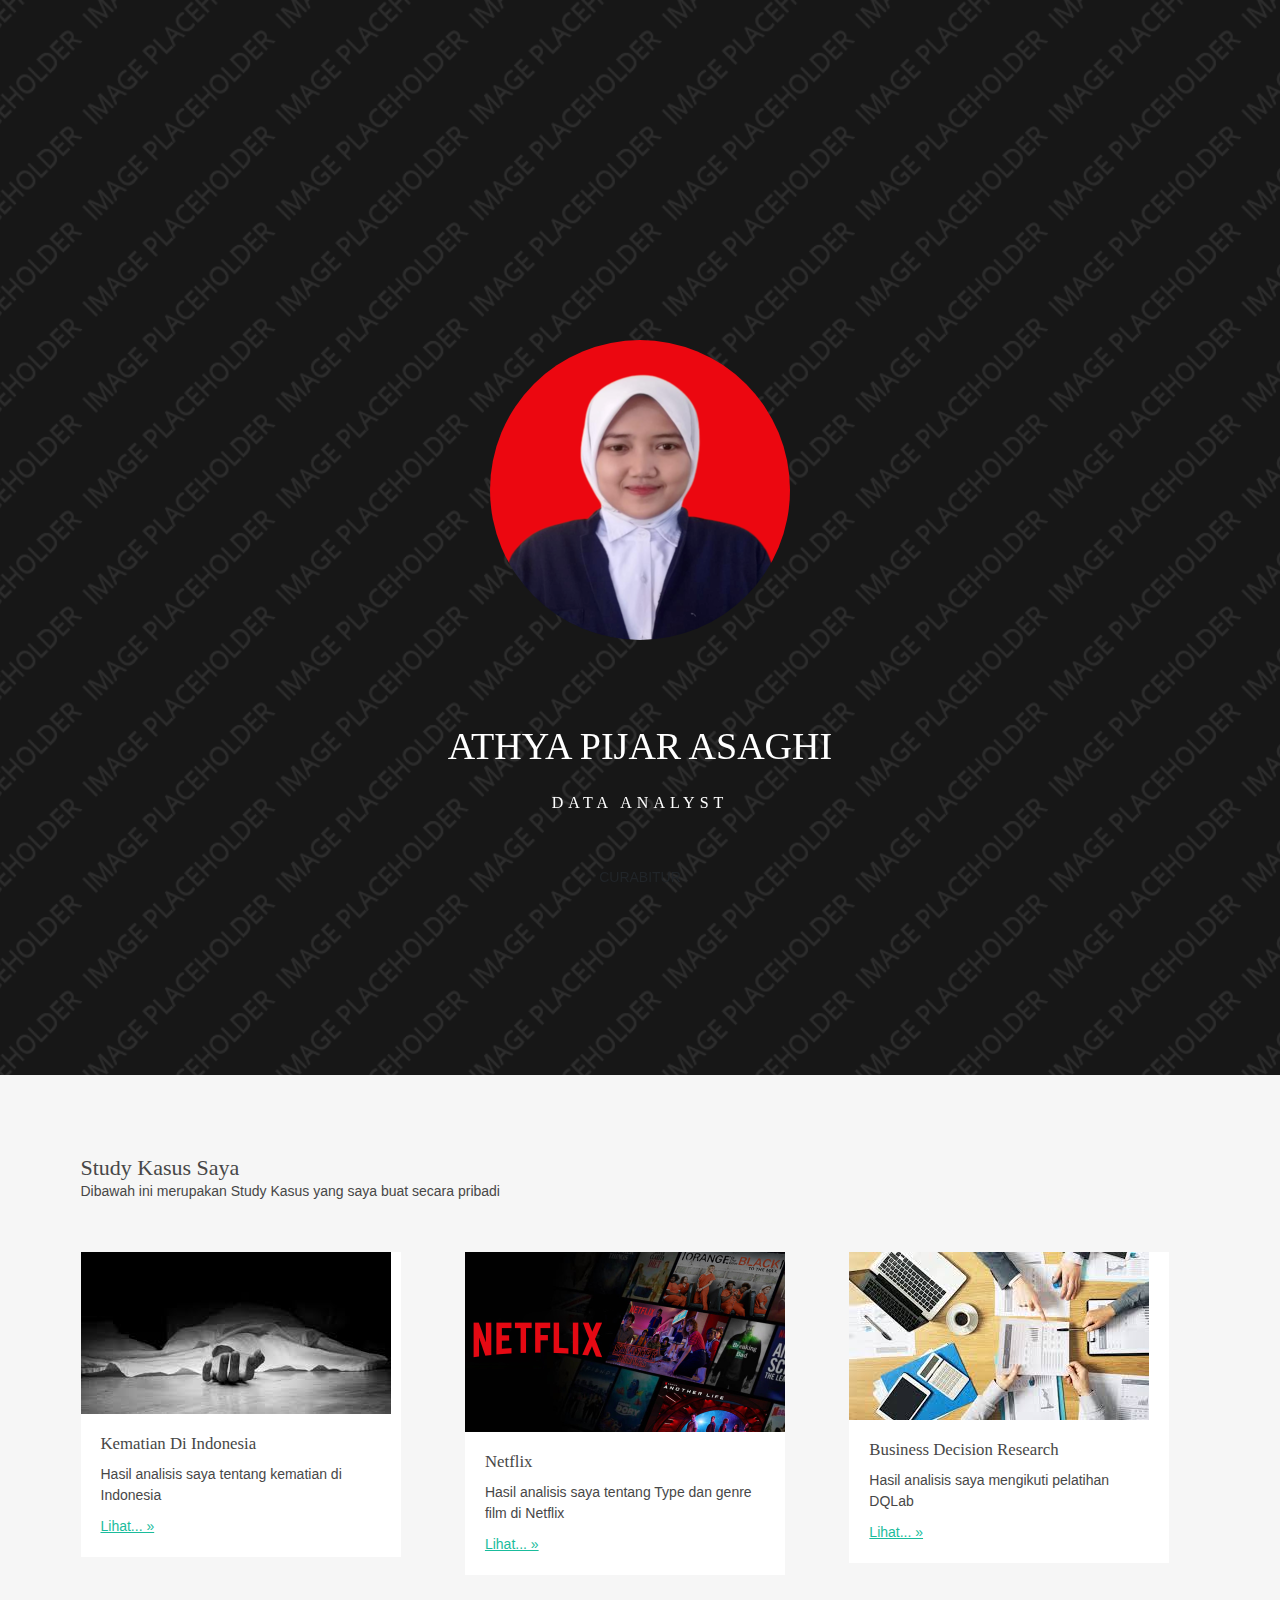
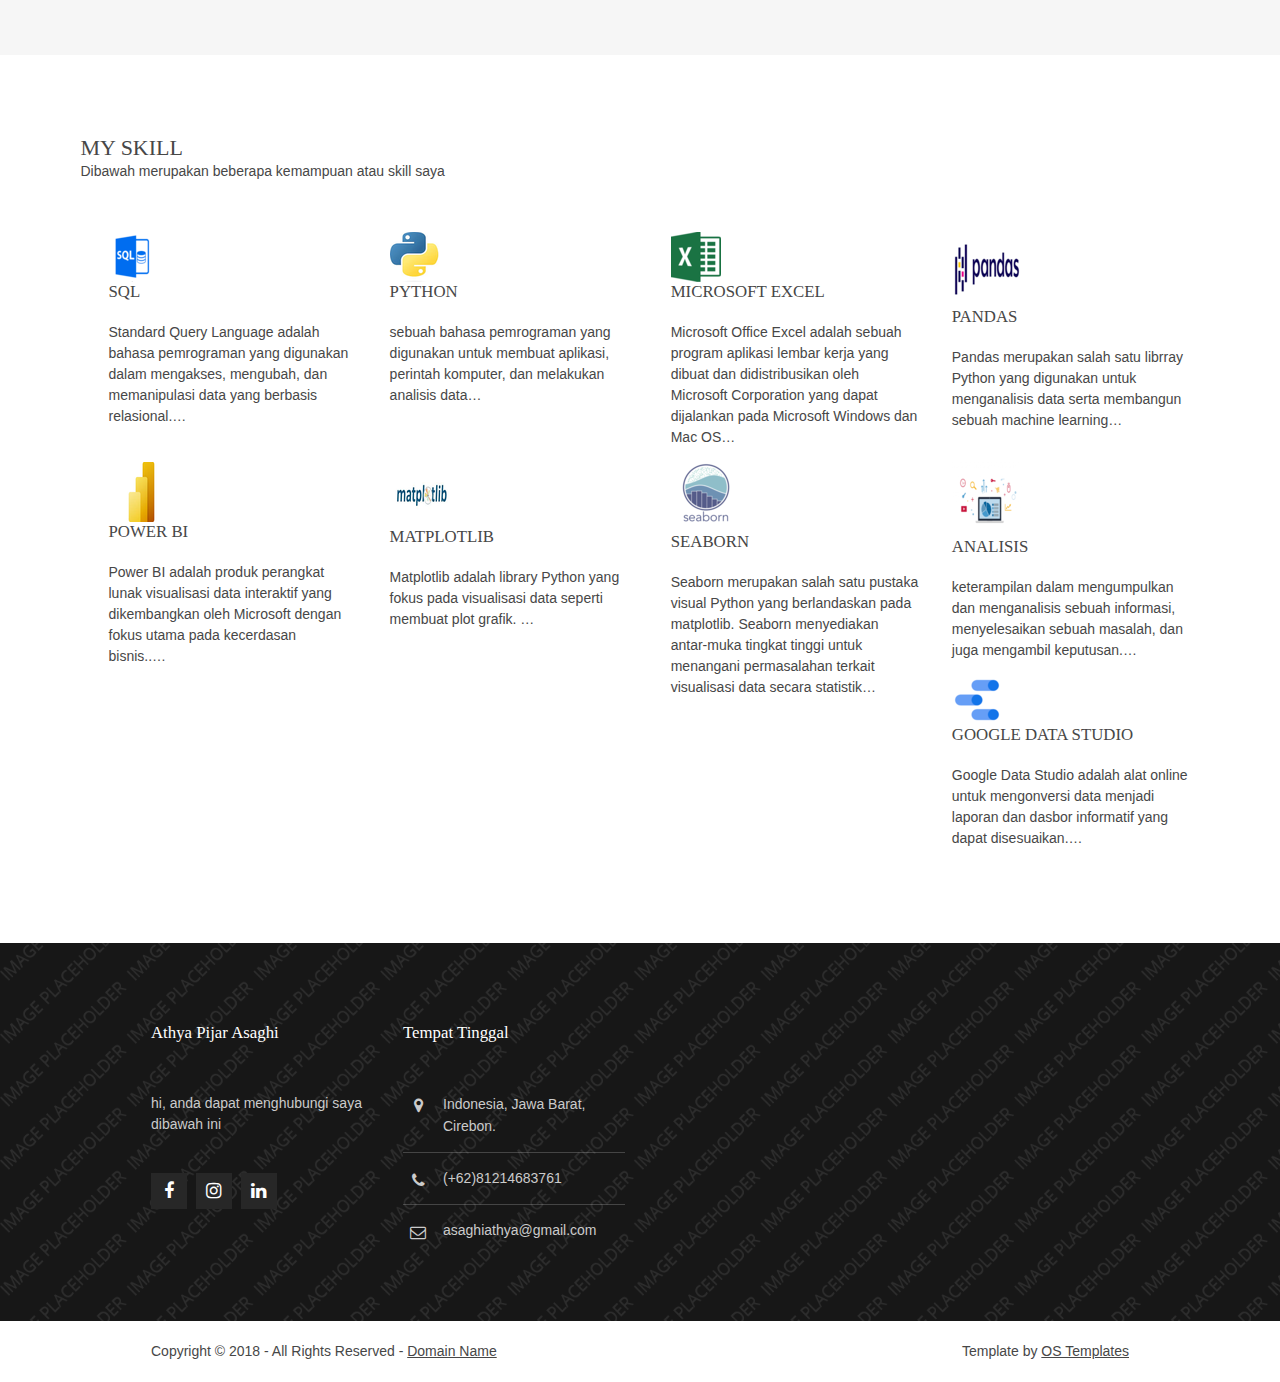
<file: index.html>
<!DOCTYPE html>
<!--
Template Name: Thya
Author: <a href="https://www.os-templates.com/">OS Templates</a>
Author URI: https://www.os-templates.com/
Licence: Free to use under our free template licence terms
Licence URI: https://www.os-templates.com/template-terms
-->
<html lang="">
<!-- To declare your language - read more here: https://www.w3.org/International/questions/qa-html-language-declarations -->
<head>
<title>Thya</title>
<meta charset="utf-8">
<meta name="viewport" content="width=device-width, initial-scale=1.0, maximum-scale=1.0, user-scalable=no">
<link href="layout/styles/layout.css" rel="stylesheet" type="text/css" media="all">
<link href="css/styles.css" rel="stylesheet" />
</head>
<body id="top">
<!-- ################################################################################################ -->
<!-- ################################################################################################ -->
<!-- ################################################################################################ -->
<!-- Top Background Image Wrapper -->
<div class="topspacer bgded overlay" style="background-image:url('images/demo/backgrounds/01.png');"> 
  <!-- ################################################################################################ -->
  <div class="wrapper row1">
    <header id="header" class="hoc clear"> 
      <!-- ################################################################################################ -->
      <!-- ################################################################################################ -->
    </header>
    <!-- ################################################################################################ -->
  </div>
  <!-- ################################################################################################ -->
  <!-- ################################################################################################ -->
  <!-- ################################################################################################ -->
  <div id="pageintro" class="hoc clear">
    <div class="flexslider basicslider"> 
      <div class="container d-flex align-items-center flex-column">
        <!-- Masthead Avatar Image-->
        <img class="masthead-avatar mb-2 rounded-circle" src="assets/img/saya.png" width='5px' alt="..." />
    </div>
      <!-- ################################################################################################ -->
      <ul class="slides">
        <li>
          <article>
            <h2 class="heading">Athya Pijar Asaghi</h2>
            <p class="heading" fontsize="50px">Data Analyst</p>
            <footer><a class="btn" href="#">Curabitur</a></footer>
          </article>
        </li>
      </ul>
      <!-- ################################################################################################ -->
    </div>
  </div>
  <!-- ################################################################################################ -->
  <!-- ################################################################################################ -->
  <!-- ################################################################################################ -->
  <!-- ################################################################################################ -->
</div>
<!-- End Top Background Image Wrapper -->
<!-- ################################################################################################ -->
<!-- ################################################################################################ -->
<!-- ################################################################################################ -->
<div class="wrapper row2">
  <section class="hoc container clear"> 
    <!-- ################################################################################################ -->
    <div class="sectiontitle">
      <h6 class="heading">Study Kasus Saya</h6>
      <p>Dibawah ini merupakan Study Kasus yang saya buat secara pribadi</p>
    </div>
    <ul class="nospace group intro">
      <li class="one_third first">
        <article><a href="#"><img src="images/demo/kematian.jpg" alt=""></a>
          <div class="excerpt">
            <h6 class="heading">Kematian di Indonesia</h6>
            <p>Hasil analisis saya tentang kematian di Indonesia</p>
            <footer><a href="isi/kematian.html">Lihat... &raquo;</a></footer>
          </div>
        </article>
      </li>
      <li class="one_third">
        <article><a href="#"><img src="images/demo/netflixgambar.jpg" alt=""></a>
          <div class="excerpt">
            <h6 class="heading">Netflix</h6>
            <p>Hasil analisis saya tentang Type dan genre film di Netflix</p>
            <footer><a href="isi/netflix.html">Lihat... &raquo;</a></footer>
          </div>
        </article>
      </li>
      <li class="one_third">
        <article><a href="#"><img src="images/demo/perusahaan.jpg" alt=""></a>
          <div class="excerpt">
            <h6 class="heading">Business Decision Research</h6>
            <p>Hasil analisis saya mengikuti pelatihan DQLab</p>
            <footer><a href="isi/penjualan.html">Lihat... &raquo;</a></footer>
          </div>
        </article>
      </li>
    </ul>
    <!-- ################################################################################################ -->
  </section>
</div>
<!-- ################################################################################################ -->
<!-- ################################################################################################ -->
<!-- ################################################################################################ -->
<div class="wrapper row3">
  <main class="hoc container clear"> 
    <!-- main body -->
    <!-- ################################################################################################ -->
    <div class="sectiontitle">
      <h6 class="heading">MY SKILL</h6>
      <p>Dibawah merupakan beberapa kemampuan atau skill saya</p>
    </div>
    <ul>
      <li class="one_quarter first">
        <article><a href="#"><img src ='images/skill/sql_skill.png'></i></a>
          <h6 class="heading font-x1">SQL</h6>
          <p>Standard Query Language adalah bahasa pemrograman yang digunakan dalam mengakses, mengubah, dan memanipulasi data yang berbasis relasional.&hellip;</p>
        </article>
      </li>
      <li class="one_quarter">
        <article><a href="#"><img src ='images/skill/python_skill.png'></i></a>
          <h6 class="heading font-x1">PYTHON</h6>
          <p>sebuah bahasa pemrograman yang digunakan untuk membuat aplikasi, perintah komputer, dan melakukan analisis data&hellip;</p>
        </article>
      </li>
      <li class="one_quarter">
        <article><a href="#"><img src ='images/skill/ms_excel.png'></i></a>
          <h6 class="heading font-x1">MICROSOFT EXCEL</h6>
          <p> Microsoft Office Excel adalah sebuah program aplikasi lembar kerja yang dibuat dan didistribusikan oleh Microsoft Corporation yang dapat dijalankan pada Microsoft Windows dan Mac OS&hellip;</p>
        </article>
      </li>
      <li class="one_quarter">
        <article><a href="#"><img src ='images/skill/pandas.png'></i></a>
          <h6 class="heading font-x1">PANDAS</h6>
          <p>Pandas merupakan salah satu librray Python yang digunakan untuk menganalisis data serta membangun sebuah machine learning&hellip;</p>
        </article>
      </li>
      <li class="one_quarter first">
        <article><a href="#"><img src ='images/skill/power_bi.png'></i></a>
          <h6 class="heading font-x1">POWER BI</h6>
          <p> Power BI adalah produk perangkat lunak visualisasi data interaktif yang dikembangkan oleh Microsoft dengan fokus utama pada kecerdasan bisnis..&hellip;</p>
        </article>
      </li>
      <li class="one_quarter">
        <article><a href="#"><img src ='images/skill/matplotlib.png'></i></a>
          <h6 class="heading font-x1">MATPLOTLIB</h6>
          <p>Matplotlib adalah library Python yang fokus pada visualisasi data seperti membuat plot grafik. &hellip;</p>
        </article>
      </li>
      <li class="one_quarter">
        <article><a href="#"><img src ='images/skill/seaborn.png'></i></a>
          <h6 class="heading font-x1">SEABORN</h6>
          <p>Seaborn merupakan salah satu pustaka visual Python yang berlandaskan pada matplotlib. Seaborn menyediakan antar-muka tingkat tinggi untuk menangani permasalahan terkait visualisasi data secara statistik&hellip;</p>
        </article>
      </li>
      <li class="one_quarter">
        <article><a href="#"><img src ='images/skill/analisis_skill.png'></i></a>
          <h6 class="heading font-x1">ANALISIS</h6>
          <p> keterampilan dalam mengumpulkan dan menganalisis sebuah informasi, menyelesaikan sebuah masalah, dan juga mengambil keputusan.&hellip;</p>
        </article>
      </li>
      <li class="one_quarter">
        <article><a href="#"><img src ='images/skill/google_data.png'></i></a>
          <h6 class="heading font-x1">GOOGLE DATA STUDIO</h6>
          <p> Google Data Studio adalah alat online untuk mengonversi data menjadi laporan dan dasbor informatif yang dapat disesuaikan.&hellip;</p>
        </article>
      </li>
    </ul>
    <!-- ################################################################################################ -->
    <!-- / main body -->
    <div class="clear"></div>
  </main>
</div>
<!-- ################################################################################################ -->
<div class="wrapper row4 bgded overlay" style="background-image:url('images/demo/backgrounds/03.png');">
  <footer id="footer" class="hoc clear"> 
    <!-- ################################################################################################ -->
    <div class="one_quarter first">
      <h6 class="heading">Athya Pijar Asaghi</h6>
      <p class="btmspace-30">hi, anda dapat menghubungi saya dibawah ini</p>
      <ul class="faico clear">
        <li><a class="faicon-facebook" href="https://www.facebook.com/athya.athya.104"><i class="fa fa-facebook"></i></a></li>
        <li><a class="faicon-instagram" href="https://www.instagram.com/asaghi_a/?hl=id"><i class="fa fa-instagram"></i></a></li>
        <li><a class="faicon-linkedin" href="www.linkedin.com/in/athya-pijar-asaghi-70060a22a"><i class="fa fa-linkedin"></i></a></li>
      </ul>
    </div>
    <div class="one_quarter">
      <h6 class="heading">tempat Tinggal</h6>
      <ul class="nospace linklist contact">
        <li><i class="fa fa-map-marker"></i>
          <address>
          Indonesia, Jawa Barat, Cirebon.
          </address>
        </li>
        <li><i class="fa fa-phone"></i> (+62)81214683761</li>
        <li><i class="fa fa-envelope-o"></i> asaghiathya@gmail.com</li>
      </ul>
    </div>
  </footer>
</div>
<!-- ################################################################################################ -->
<!-- ################################################################################################ -->
<!-- ################################################################################################ -->
<div class="wrapper row5">
  <div id="copyright" class="hoc clear"> 
    <!-- ################################################################################################ -->
    <p class="fl_left">Copyright &copy; 2018 - All Rights Reserved - <a href="#">Domain Name</a></p>
    <p class="fl_right">Template by <a target="_blank" href="https://www.os-templates.com/" title="Free Website Templates">OS Templates</a></p>
    <!-- ################################################################################################ -->
  </div>
</div>
<!-- ################################################################################################ -->
<!-- ################################################################################################ -->
<!-- ################################################################################################ -->
<a id="backtotop" href="#top"><i class="fa fa-chevron-up"></i></a>
<!-- JAVASCRIPTS -->
<script src="layout/scripts/jquery.min.js"></script>
<script src="layout/scripts/jquery.backtotop.js"></script>
<script src="layout/scripts/jquery.mobilemenu.js"></script>
<script src="layout/scripts/jquery.flexslider-min.js"></script>
</body>
</html>
</file>
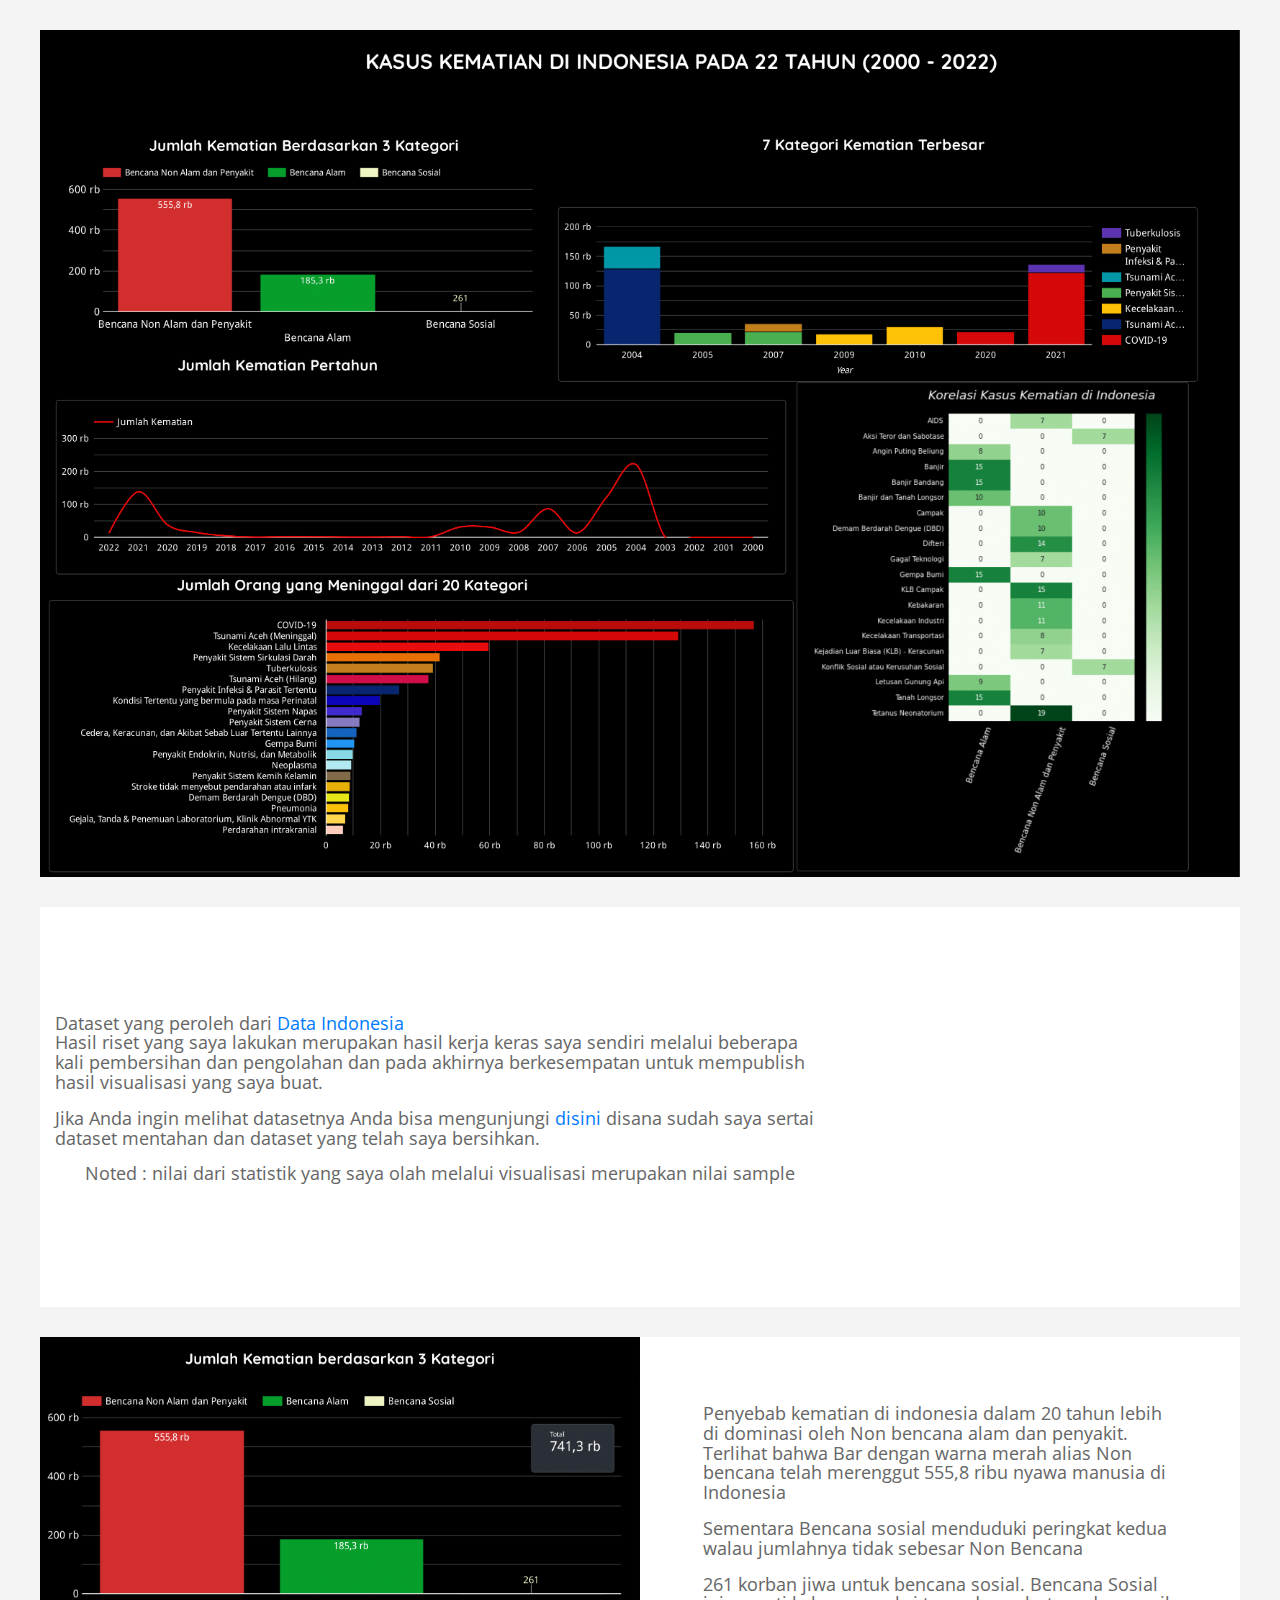
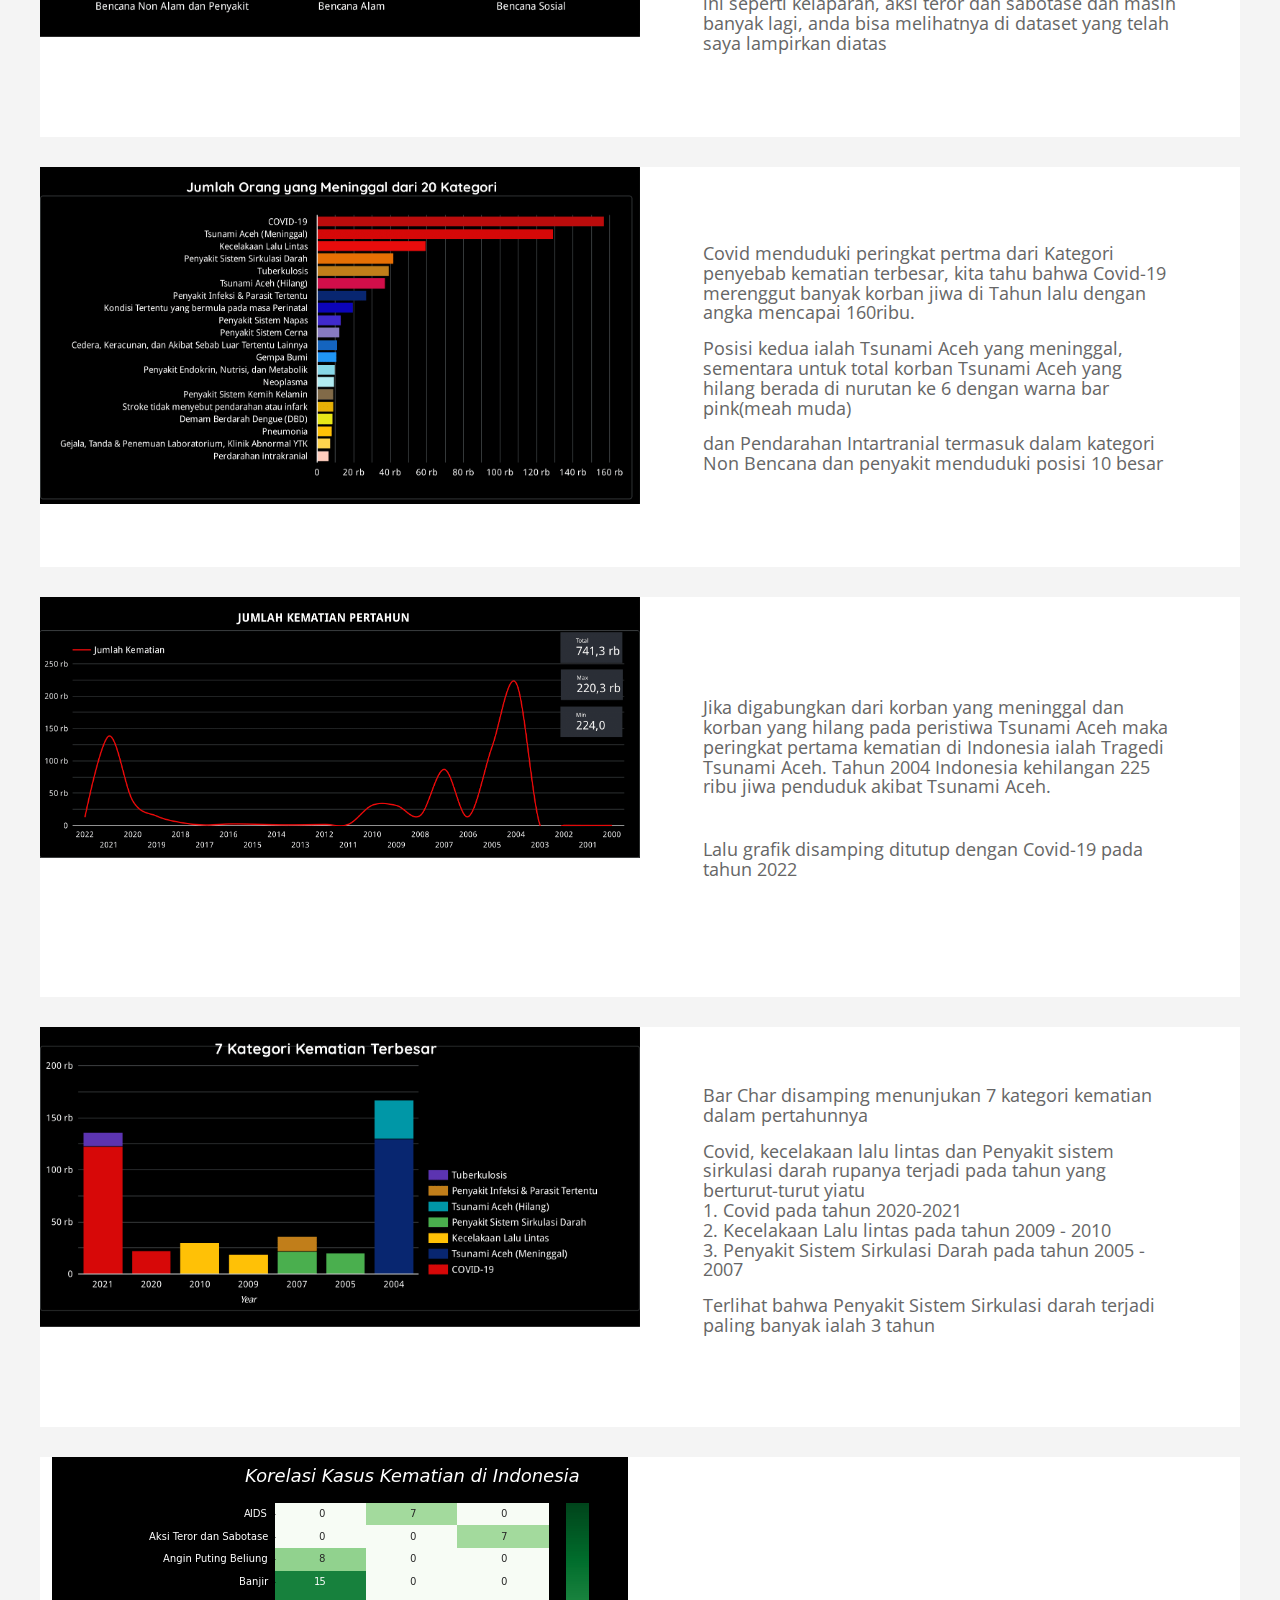
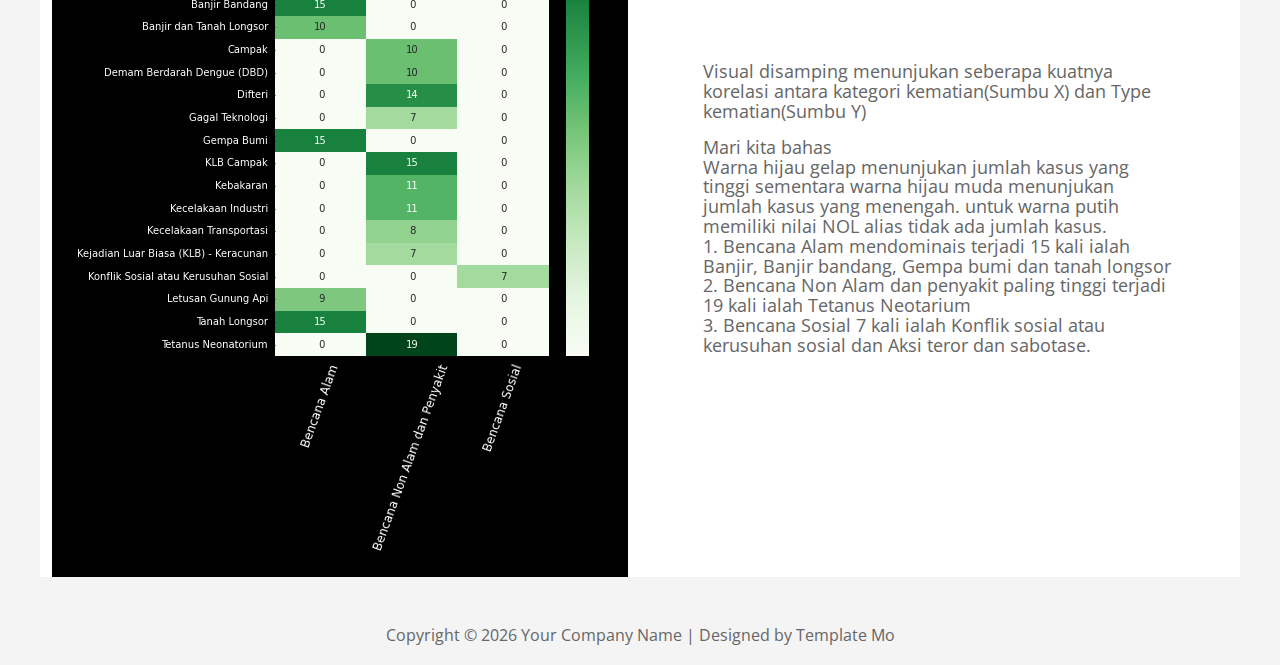
<file: isi/kematian.html>
<!DOCTYPE html>
<html lang="en">
<head>
  <meta charset="utf-8">
  <meta name="viewport" content="width=device-width, initial-scale=1">

  <title>Thya</title>
<!-- 
Magazee Template 
http://www.templatemo.com/tm-514-magazee
-->
  <!-- load CSS -->
  <link rel="stylesheet" href="https://fonts.googleapis.com/css?family=Open+Sans:300,400">    <!-- Google web font "Open Sans" -->
  <link rel="stylesheet" href="css/bootstrap.min.css">                                        <!-- https://getbootstrap.com/ -->
  <link rel="stylesheet" href="css/templatemo-style.css">                                     <!-- Templatemo style -->

  <script>
    var renderPage = true;

    if(navigator.userAgent.indexOf('MSIE')!==-1
      || navigator.appVersion.indexOf('Trident/') > 0){
        /* Microsoft Internet Explorer detected in. */
        alert("Please view this in a modern browser such as Chrome or Microsoft Edge.");
        renderPage = false;
    }
  </script>

</head>

<body>
  <!-- Loader -->
  <div id="loader-wrapper">
    <div id="loader"></div>
    <div class="loader-section section-left"></div>
    <div class="loader-section section-right"></div>
  </div>

 <div class="container">
<!-- 3rd Section -->
<section class="row tm-section tm-mb-30">
  <div text-center">
    <img src="img/kematian/dashboard_kematian.png" alt="Image" class="img-fluid", width='1500'>
  </div>
</section>

<section class="row tm-section tm-mb-30">
  <div class="col-sm-12 col-md-12 col-lg-6 col-xl-8">
    <div class="tm-flex-center">
      <div class="tm-flex-center tm-flex-col">
        <p>
          Dataset yang peroleh dari <a href="https://data.go.id/home">Data Indonesia</a><br>
          Hasil riset yang saya lakukan merupakan hasil kerja keras saya sendiri melalui beberapa kali pembersihan dan pengolahan dan pada akhirnya berkesempatan untuk mempublish hasil visualisasi yang saya buat.<br>
        </p>
        <p>Jika Anda ingin melihat datasetnya Anda bisa mengunjungi <a href="https://drive.google.com/drive/folders/1NEP8Wy01DD7PbiKrjuCioGb44nzfQYCq?usp=sharing">disini</a>
        disana sudah saya sertai dataset mentahan dan dataset yang telah saya bersihkan.</p>
        <p>Noted :  nilai dari statistik yang saya olah melalui visualisasi merupakan nilai sample</p>
      </div>
    </div>
  </div>
</section>

<!-- 1 Section -->
<section class="row tm-section tm-mb-30">
  <div class="col-sm-12 col-md-12 col-lg-6 col-xl-6 p-0 text-center">
    <img src="img/kematian/Jumlah_kematian.png" alt="Image" class="img-fluid">
  </div>
  <div class="col-sm-12 col-md-12 col-lg-6 col-xl-6">
    <div class="tm-flex-center p-5">
      <div class="tm-flex-center tm-flex-col">
        <p fontstyle="'quicksand">Penyebab kematian di indonesia dalam 20 tahun lebih di dominasi oleh Non bencana alam dan penyakit.</n>
        Terlihat bahwa Bar dengan warna merah alias Non bencana telah merenggut 555,8 ribu nyawa manusia di Indonesia</p>
        <p>Sementara Bencana sosial menduduki peringkat kedua walau jumlahnya tidak sebesar Non Bencana</p>
        <p>261 korban jiwa untuk bencana sosial. Bencana Sosial ini seperti kelaparan, aksi teror dan sabotase dan masih banyak lagi,
          anda bisa melihatnya di dataset yang telah saya lampirkan diatas
        </p>
      </div>
    </div>
  </div>
</section>

<!-- 1 Section -->
<section class="row tm-section tm-mb-30">
  <div class="col-sm-12 col-md-12 col-lg-6 col-xl-6 p-0 text-center">
    <img src="img/kematian/20_penyakit.png" alt="Image" class="img-fluid">
  </div>
  <div class="col-sm-12 col-md-12 col-lg-6 col-xl-6">
    <div class="tm-flex-center p-5">
      <div class="tm-flex-center tm-flex-col">
        <p> Covid menduduki peringkat pertma dari Kategori penyebab kematian terbesar, kita tahu bahwa Covid-19 merenggut banyak korban jiwa di Tahun 
          lalu dengan angka mencapai 160ribu.</p>
          <p>Posisi kedua ialah Tsunami Aceh yang meninggal, sementara untuk total korban Tsunami Aceh yang hilang berada di nurutan ke 6 dengan warna bar pink(meah muda) </p>
          <p>dan Pendarahan Intartranial termasuk dalam kategori Non Bencana dan penyakit menduduki posisi 10 besar</p>
      </div>
    </div>
  </div>
</section>

<!-- 3 Section -->
<section class="row tm-section tm-mb-30">
  <div class="col-sm-12 col-md-12 col-lg-6 col-xl-6 p-0 text-center">
    <img src="img/kematian/pertahun.png" alt="Image" class="img-fluid">
  </div>
  <div class="col-sm-12 col-md-12 col-lg-6 col-xl-6">
    <div class="tm-flex-center p-5">
      <div class="tm-flex-center tm-flex-col">
        <p>Jika digabungkan dari korban yang meninggal dan korban yang hilang pada peristiwa Tsunami Aceh maka peringkat pertama kematian di Indonesia
          ialah Tragedi Tsunami Aceh. Tahun 2004 Indonesia kehilangan 225 ribu jiwa penduduk akibat Tsunami Aceh.</p><br>
        <p>Lalu grafik disamping ditutup dengan Covid-19 pada tahun 2022</p>
      </div>
    </div>
  </div>
</section>

<!-- 3 Section -->
<section class="row tm-section tm-mb-30">
  <div class="col-sm-12 col-md-12 col-lg-6 col-xl-6 p-0 text-center">
    <img src="img/kematian/penyakit_tebesar.png" alt="Image" class="img-fluid">
  </div>
  <div class="col-sm-12 col-md-12 col-lg-6 col-xl-6">
    <div class="tm-flex-center p-5">
      <div class="tm-flex-center tm-flex-col">
        <p>Bar Char disamping menunjukan 7 kategori kematian dalam pertahunnya</p>
        <p>Covid, kecelakaan lalu lintas dan Penyakit sistem sirkulasi darah rupanya terjadi pada tahun yang berturut-turut yiatu<br>
        1. Covid pada tahun 2020-2021 <br>
        2. Kecelakaan Lalu lintas pada tahun 2009 - 2010 <br>
        3. Penyakit Sistem Sirkulasi Darah pada tahun 2005 - 2007 <br>

        <p>Terlihat bahwa Penyakit Sistem Sirkulasi darah terjadi paling banyak ialah 3 tahun </p>
      </p>
      </div>
    </div>
  </div>
</section>


 <!-- 3 Section -->
<section class="row tm-section tm-mb-30">
  <div class="col-sm-12 col-md-12 col-lg-6 col-xl-6 p-0 text-center">
    <img src="img/kematian/heatmap_kematian.png" alt="Image" class="img-fluid">
  </div>
  <div class="col-sm-12 col-md-12 col-lg-6 col-xl-6">
    <div class="tm-flex-center p-5">
      <div class="tm-flex-center tm-flex-col">
        <p>Visual disamping menunjukan seberapa kuatnya korelasi antara kategori kematian(Sumbu X) dan Type kematian(Sumbu Y)</p>
        <p>Mari kita bahas<br>
         Warna hijau gelap menunjukan jumlah kasus yang tinggi sementara warna hijau muda menunjukan jumlah kasus yang menengah.
         untuk warna putih memiliki nilai NOL alias tidak ada jumlah kasus.<br>
         1. Bencana Alam mendominais terjadi 15 kali ialah Banjir, Banjir bandang, Gempa bumi dan tanah longsor<br>
         2. Bencana Non Alam dan penyakit paling tinggi terjadi 19 kali ialah Tetanus Neotarium<br>
         3. Bencana Sosial 7 kali ialah Konflik sosial atau kerusuhan sosial dan Aksi teror dan sabotase.
        </p>
      </div>
    </div>
  </div>
</section>

<!-- Footer -->
<div class="row">
  <div class="col-lg-12">
    <p class="text-center small tm-copyright-text mb-0">Copyright &copy; <span class="tm-current-year">2018</span> Your Company Name | Designed by Template Mo</p>
  </div>
</div>
</div>
<!-- load JS -->
<script src="js/jquery-3.2.1.slim.min.js"></script>         <!-- https://jquery.com/ -->
<script>

  /* DOM is ready
  ------------------------------------------------*/
  $(function(){

    if(renderPage) {
      $('body').addClass('loaded');
    }

    $('.tm-current-year').text(new Date().getFullYear());  // Update year in copyright
  });

</script>

</body>
</html>
</file>
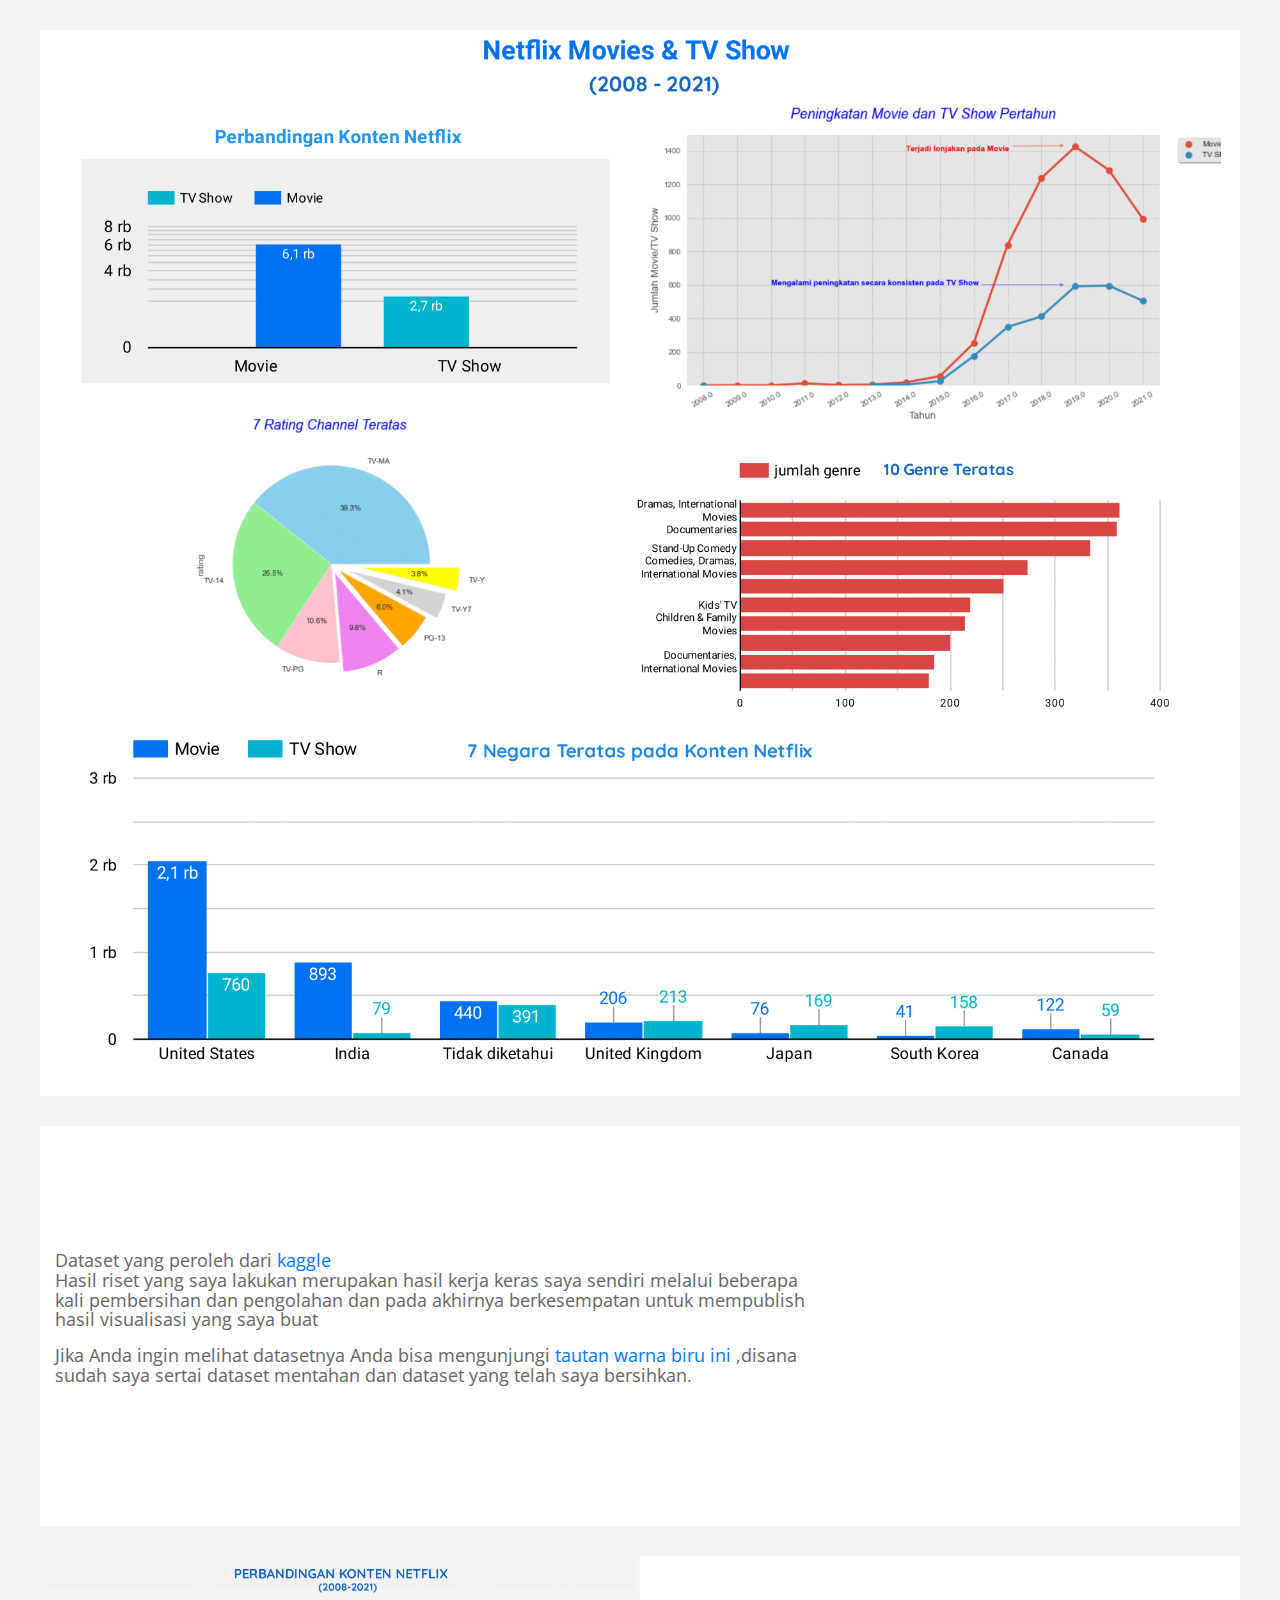
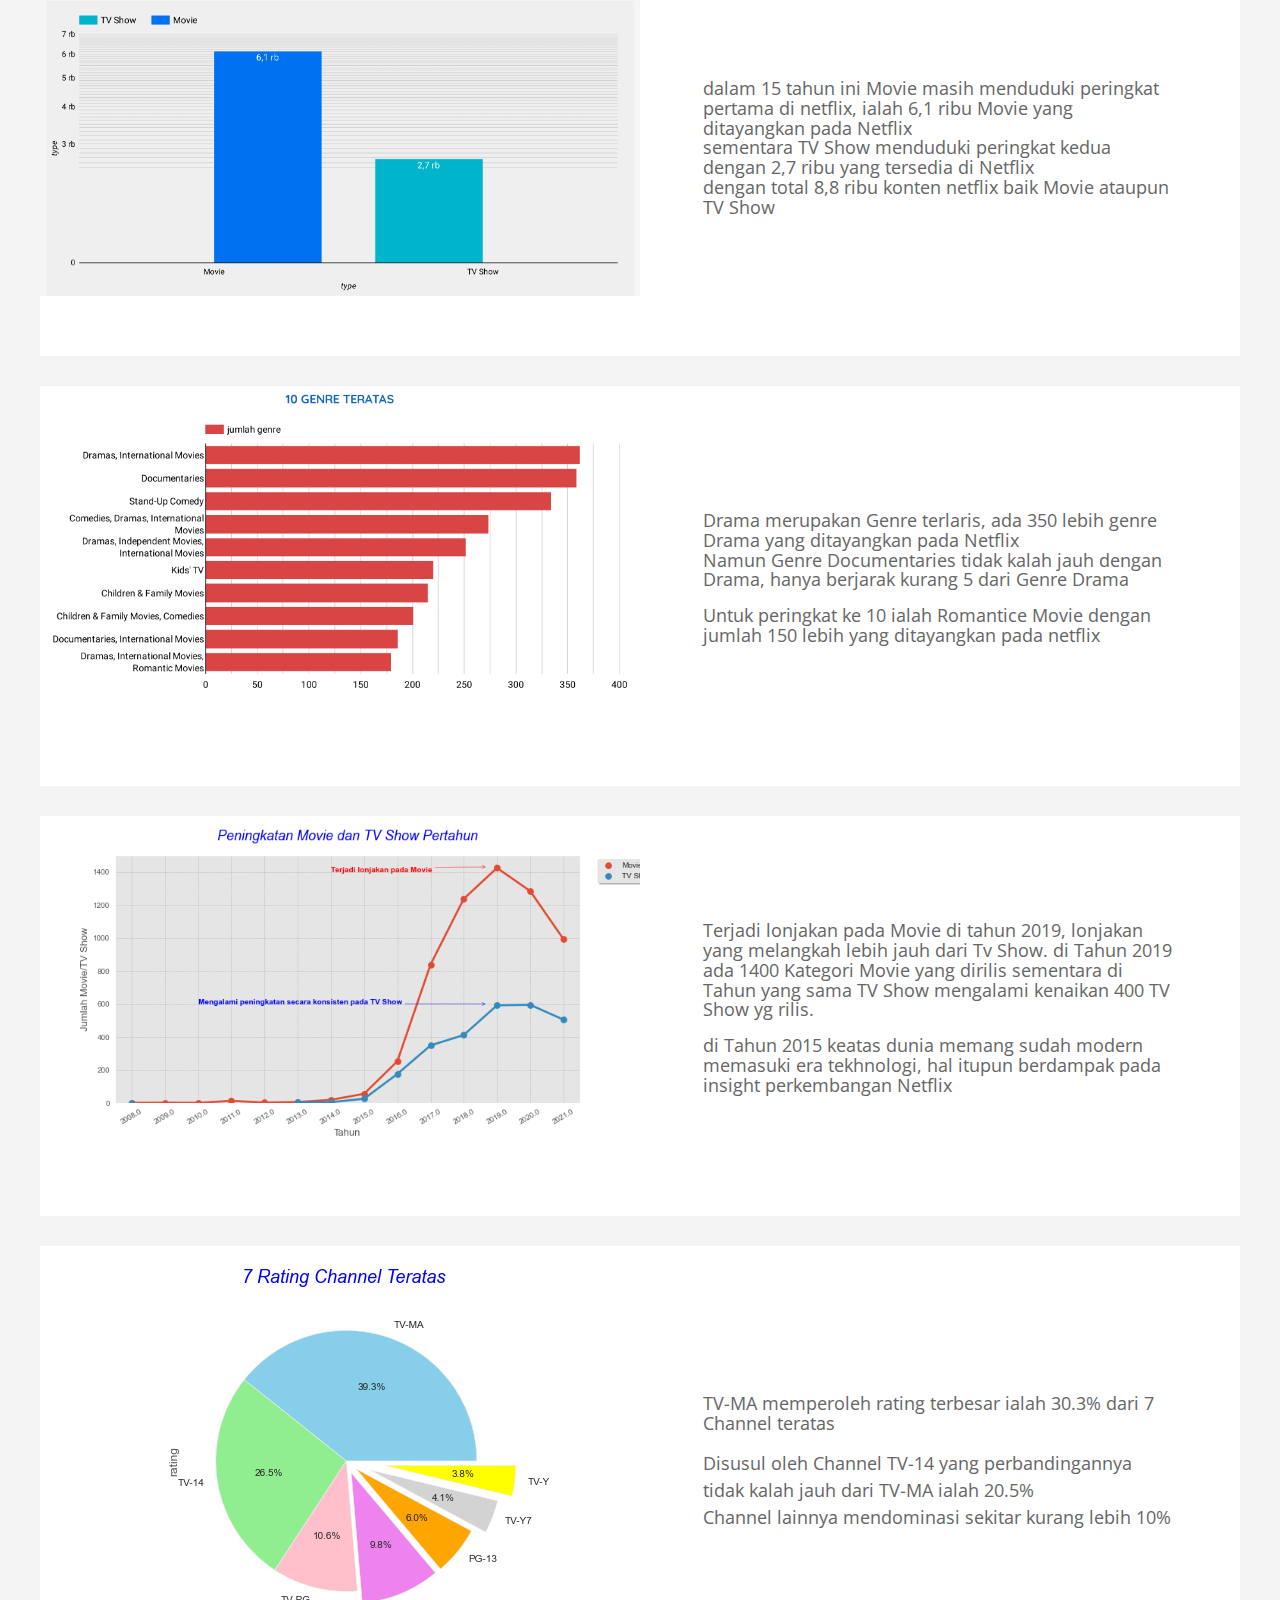
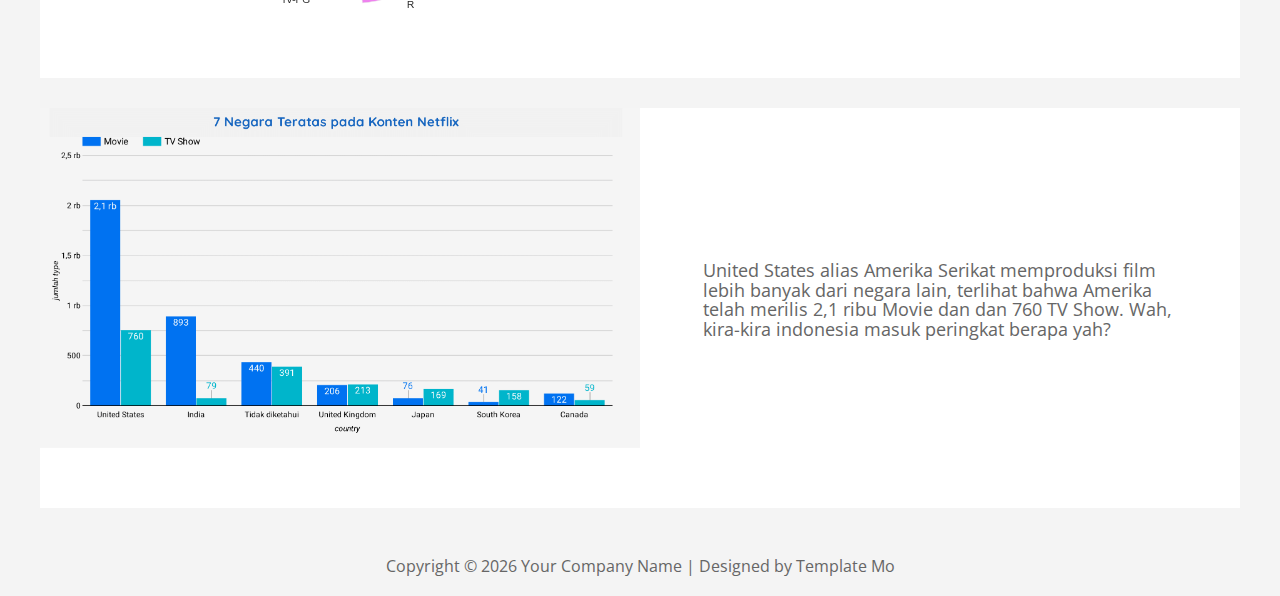
<file: isi/netflix.html>
<!DOCTYPE html>
<html lang="en">
<head>
  <meta charset="utf-8">
  <meta name="viewport" content="width=device-width, initial-scale=1">

  <title>Thya</title>
<!-- 
Magazee Template 
http://www.templatemo.com/tm-514-magazee
-->
  <!-- load CSS -->
  <link rel="stylesheet" href="https://fonts.googleapis.com/css?family=Open+Sans:300,400">    <!-- Google web font "Open Sans" -->
  <link rel="stylesheet" href="css/bootstrap.min.css">                                        <!-- https://getbootstrap.com/ -->
  <link rel="stylesheet" href="css/templatemo-style.css">                                     <!-- Templatemo style -->

  <script>
    var renderPage = true;

    if(navigator.userAgent.indexOf('MSIE')!==-1
      || navigator.appVersion.indexOf('Trident/') > 0){
        /* Microsoft Internet Explorer detected in. */
        alert("Please view this in a modern browser such as Chrome or Microsoft Edge.");
        renderPage = false;
    }
  </script>

</head>

<body>
  <!-- Loader -->
  <div id="loader-wrapper">
    <div id="loader"></div>
    <div class="loader-section section-left"></div>
    <div class="loader-section section-right"></div>
  </div>

 <div class="container">
<!-- 3rd Section -->
<section class="row tm-section tm-mb-30">
  <div text-center">
    <img src="img/netflix/dashboard.png" alt="Image" class="img-fluid", width='1500'>
  </div>
</section>

<section class="row tm-section tm-mb-30">
  <div class="col-sm-12 col-md-12 col-lg-6 col-xl-8">
    <div class="tm-flex-center">
      <div class="tm-flex-center tm-flex-col">
        <p>
          Dataset yang peroleh dari <a href="https://www.kaggle.com/">kaggle</a><br>
          Hasil riset yang saya lakukan merupakan hasil kerja keras saya sendiri melalui beberapa kali pembersihan dan pengolahan dan pada akhirnya berkesempatan untuk mempublish hasil visualisasi yang saya buat<br>
        </p>
        <p>Jika Anda ingin melihat datasetnya Anda bisa mengunjungi <a href="https://drive.google.com/drive/folders/1AhV2G_jo-FN9lGl_sH8BYyVSwALeH_82?usp=sharing">tautan warna biru ini</a>
        ,disana sudah saya sertai dataset mentahan dan dataset yang telah saya bersihkan.</p>
      </div>
    </div>
  </div>
</section>

<!-- 1 Section -->
<section class="row tm-section tm-mb-30">
  <div class="col-sm-12 col-md-12 col-lg-6 col-xl-6 p-0 text-center">
    <img src="img/netflix/perbandingan_Netflix-1.png" alt="Image" class="img-fluid">
  </div>
  <div class="col-sm-12 col-md-12 col-lg-6 col-xl-6">
    <div class="tm-flex-center p-5">
      <div class="tm-flex-center tm-flex-col">
        <p>dalam 15 tahun ini Movie masih menduduki peringkat pertama di netflix, ialah 6,1 ribu Movie yang ditayangkan pada Netflix<br>
        sementara TV Show menduduki peringkat kedua dengan 2,7 ribu yang tersedia di Netflix<br>
      dengan total 8,8 ribu konten netflix baik Movie ataupun TV Show</p>
      </div>
    </div>
  </div>
</section>

<!-- 1 Section -->
<section class="row tm-section tm-mb-30">
  <div class="col-sm-12 col-md-12 col-lg-6 col-xl-6 p-0 text-center">
    <img src="img/netflix/7_genre.png" alt="Image" class="img-fluid">
  </div>
  <div class="col-sm-12 col-md-12 col-lg-6 col-xl-6">
    <div class="tm-flex-center p-5">
      <div class="tm-flex-center tm-flex-col">
        <p>Drama merupakan Genre terlaris, ada 350 lebih genre Drama yang ditayangkan pada Netflix<br>
        Namun Genre Documentaries tidak kalah jauh dengan Drama, hanya berjarak kurang 5 dari Genre Drama</p>
        <p>Untuk peringkat ke 10 ialah Romantice Movie dengan jumlah 150 lebih yang ditayangkan pada netflix
        </p>
      </div>
    </div>
  </div>
</section>

<!-- 3 Section -->
<section class="row tm-section tm-mb-30">
  <div class="col-sm-12 col-md-12 col-lg-6 col-xl-6 p-0 text-center">
    <img src="img/netflix/peningkatan.png" alt="Image" class="img-fluid">
  </div>
  <div class="col-sm-12 col-md-12 col-lg-6 col-xl-6">
    <div class="tm-flex-center p-5">
      <div class="tm-flex-center tm-flex-col">
        <p>Terjadi lonjakan pada Movie di tahun 2019, lonjakan yang melangkah lebih jauh dari Tv Show. 
          di Tahun 2019 ada 1400 Kategori Movie yang dirilis sementara di Tahun yang sama TV Show mengalami kenaikan 400 TV Show yg rilis.
        </p>
        <p>
          di Tahun 2015 keatas dunia memang sudah modern memasuki era tekhnologi, hal itupun berdampak pada insight perkembangan Netflix
        </p>
      </div>
    </div>
  </div>
</section>

<!-- 3 Section -->
<section class="row tm-section tm-mb-30">
  <div class="col-sm-12 col-md-12 col-lg-6 col-xl-6 p-0 text-center">
    <img src="img/netflix/rating.png" alt="Image" class="img-fluid">
  </div>
  <div class="col-sm-12 col-md-12 col-lg-6 col-xl-6">
    <div class="tm-flex-center p-5">
      <div class="tm-flex-center tm-flex-col">
        <p>TV-MA memperoleh rating terbesar ialah 30.3% dari 7 Channel teratas</p>
        Disusul oleh Channel TV-14 yang perbandingannya tidak kalah jauh dari TV-MA ialah 20.5%<br>
        Channel lainnya mendominasi sekitar kurang lebih 10%
      </div>
    </div>
  </div>
</section>


 <!-- 3 Section -->
<section class="row tm-section tm-mb-30">
  <div class="col-sm-12 col-md-12 col-lg-6 col-xl-6 p-0 text-center">
    <img src="img/netflix/7_negara_pada_netflix-1.png" alt="Image" class="img-fluid">
  </div>
  <div class="col-sm-12 col-md-12 col-lg-6 col-xl-6">
    <div class="tm-flex-center p-5">
      <div class="tm-flex-center tm-flex-col">
        <p>United States alias Amerika Serikat memproduksi film lebih banyak dari negara lain, terlihat bahwa Amerika telah 
          merilis 2,1 ribu Movie dan dan 760 TV Show. Wah, kira-kira indonesia masuk peringkat berapa yah?
        </p>
      </div>
    </div>
  </div>
</section>

<!-- Footer -->
<div class="row">
  <div class="col-lg-12">
    <p class="text-center small tm-copyright-text mb-0">Copyright &copy; <span class="tm-current-year">2018</span> Your Company Name | Designed by Template Mo</p>
  </div>
</div>
</div>
<!-- load JS -->
<script src="js/jquery-3.2.1.slim.min.js"></script>         <!-- https://jquery.com/ -->
<script>

  /* DOM is ready
  ------------------------------------------------*/
  $(function(){

    if(renderPage) {
      $('body').addClass('loaded');
    }

    $('.tm-current-year').text(new Date().getFullYear());  // Update year in copyright
  });

</script>

</body>
</html>
</file>
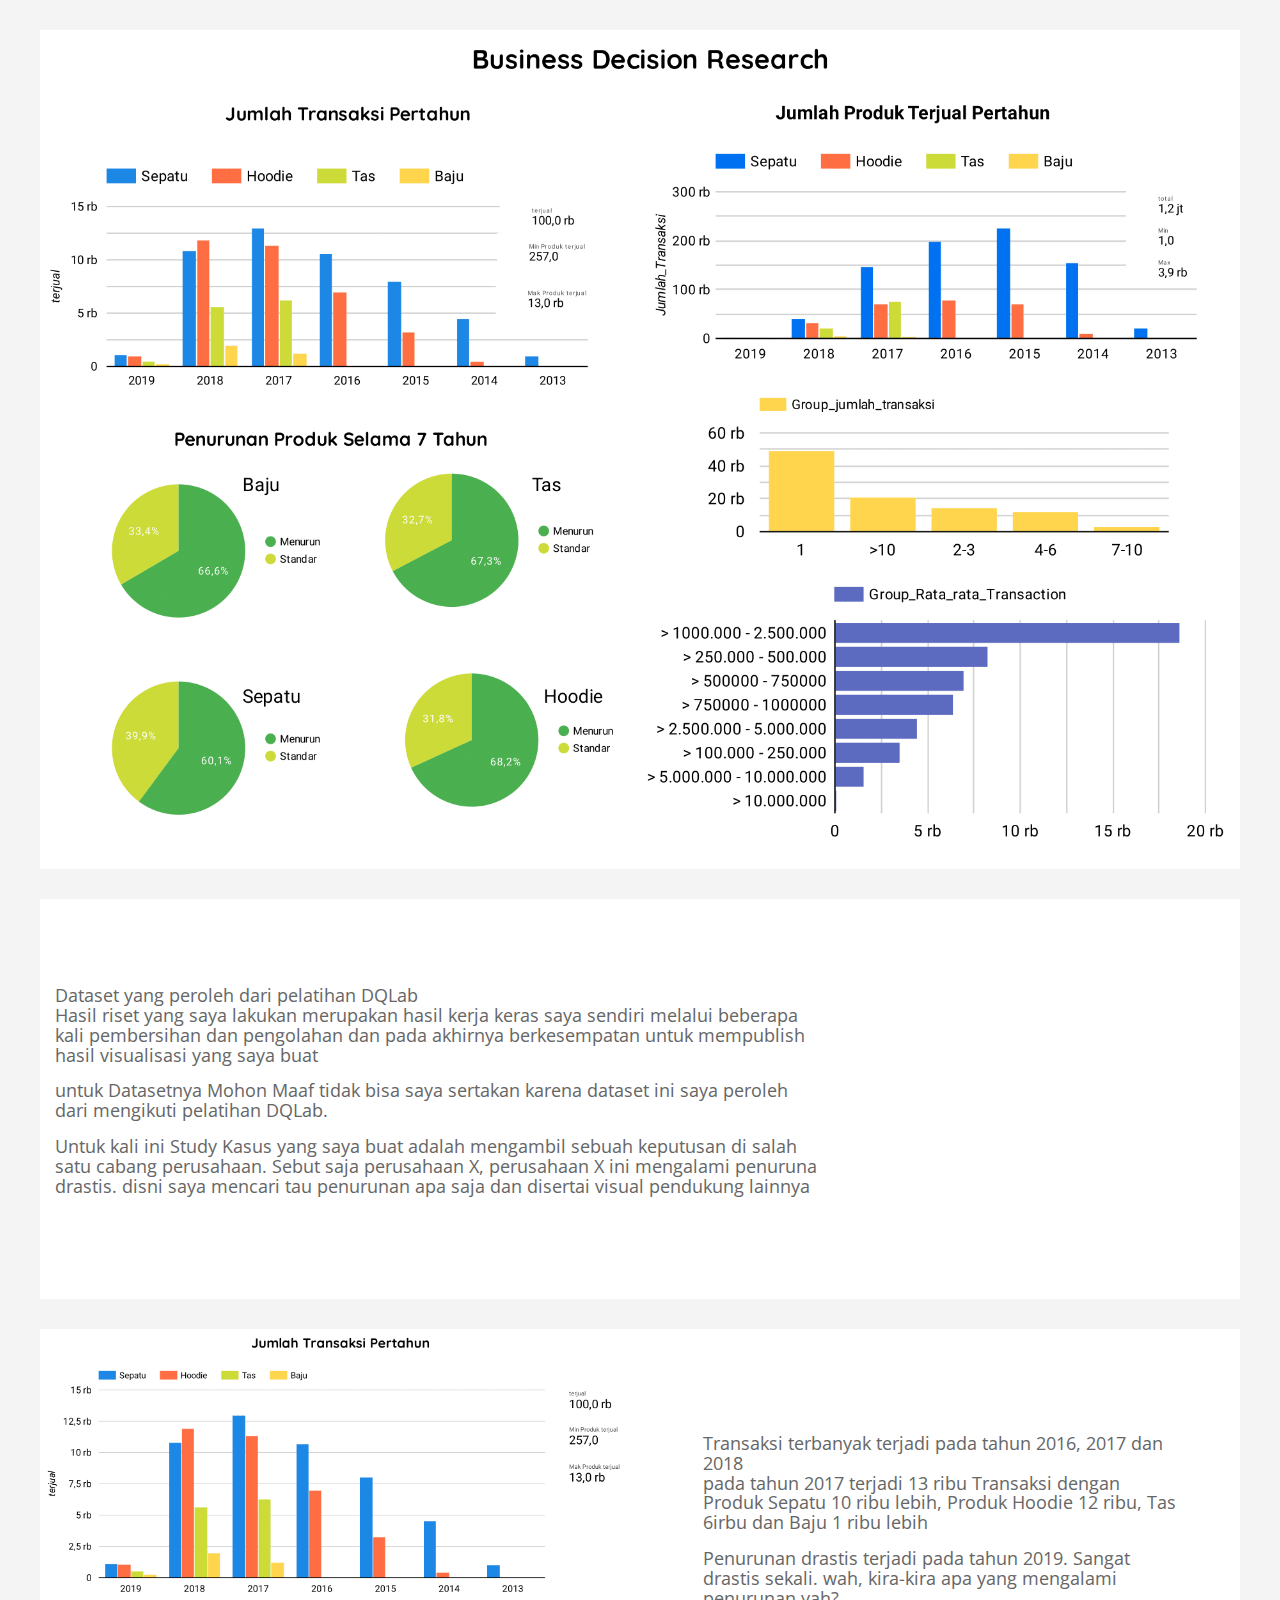
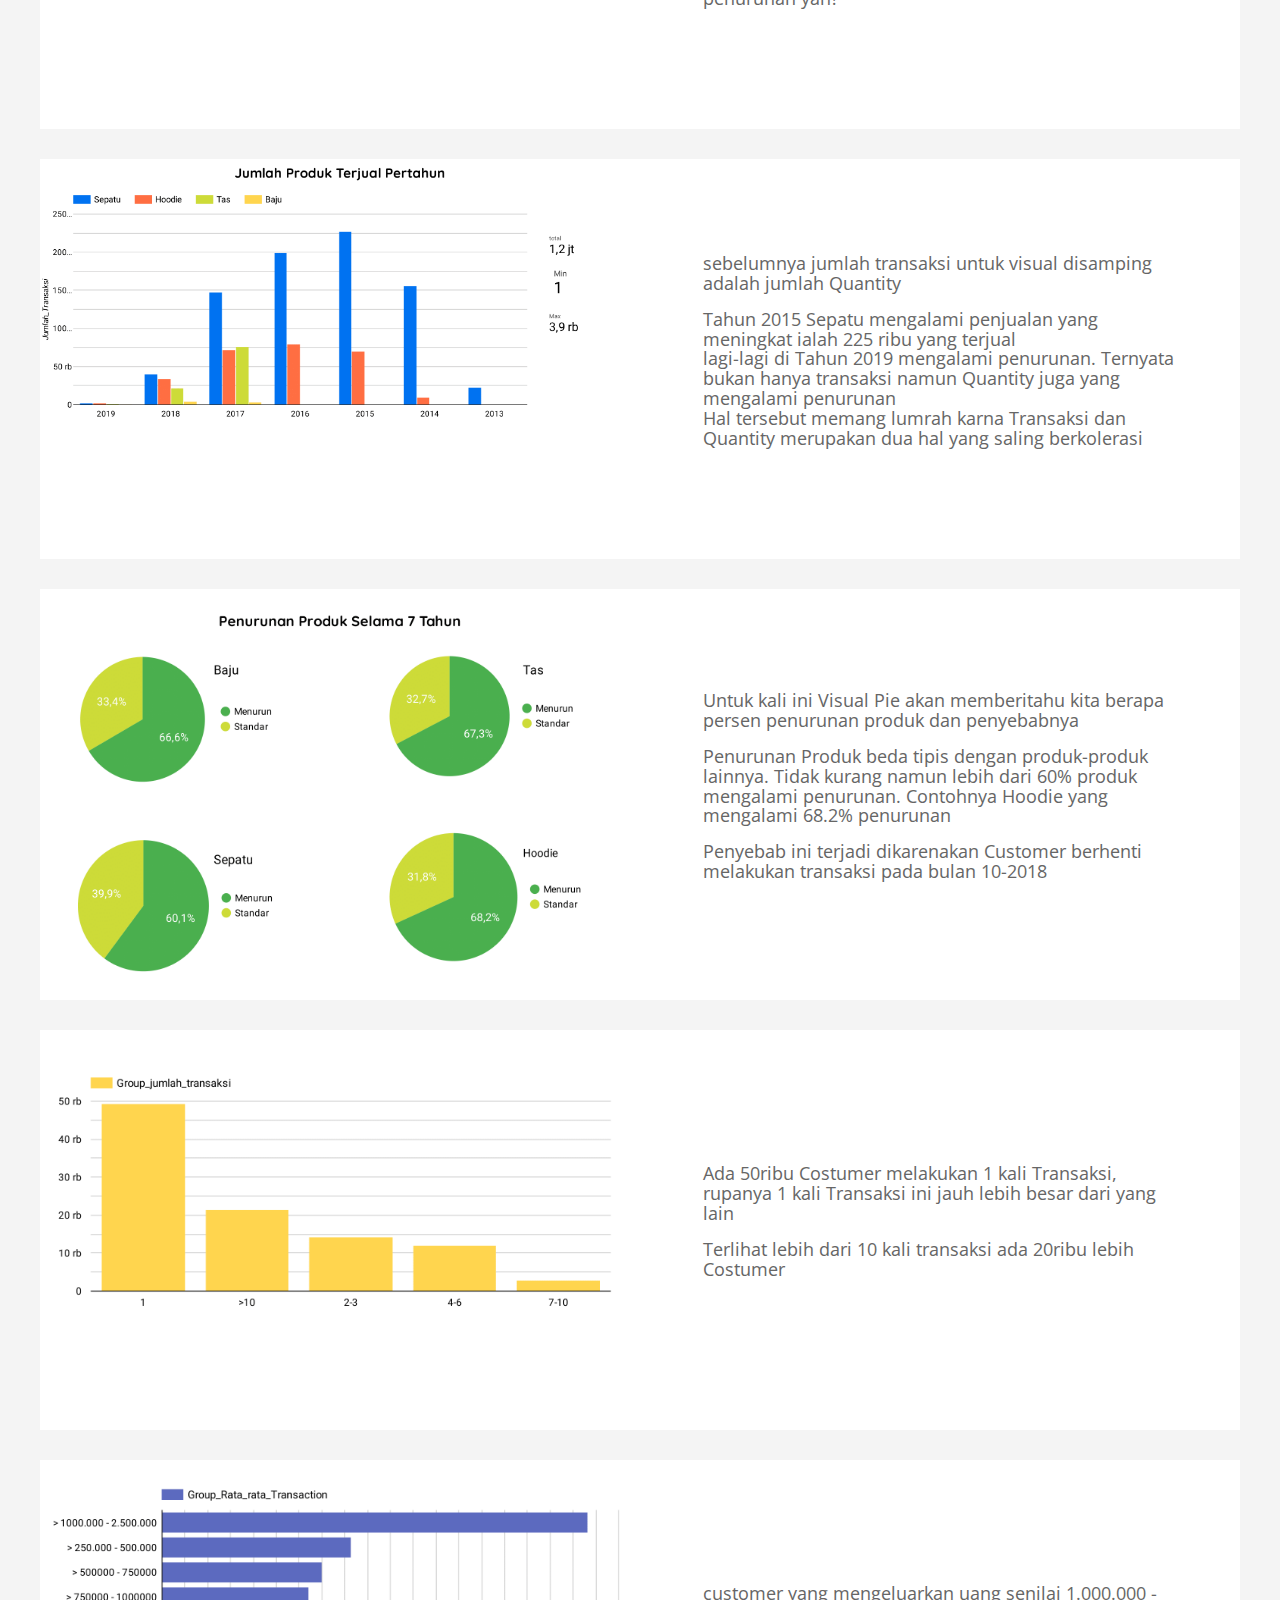
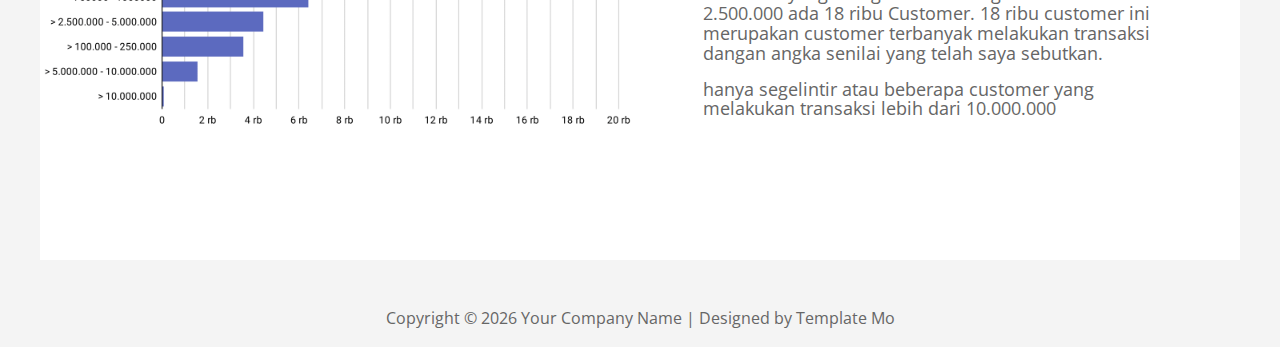
<file: isi/penjualan.html>
<!DOCTYPE html>
<html lang="en">
<head>
  <meta charset="utf-8">
  <meta name="viewport" content="width=device-width, initial-scale=1">

  <title>Thya</title>
<!-- 
Magazee Template 
http://www.templatemo.com/tm-514-magazee
-->
  <!-- load CSS -->
  <link rel="stylesheet" href="https://fonts.googleapis.com/css?family=Open+Sans:300,400">    <!-- Google web font "Open Sans" -->
  <link rel="stylesheet" href="css/bootstrap.min.css">                                        <!-- https://getbootstrap.com/ -->
  <link rel="stylesheet" href="css/templatemo-style.css">                                     <!-- Templatemo style -->

  <script>
    var renderPage = true;

    if(navigator.userAgent.indexOf('MSIE')!==-1
      || navigator.appVersion.indexOf('Trident/') > 0){
        /* Microsoft Internet Explorer detected in. */
        alert("Please view this in a modern browser such as Chrome or Microsoft Edge.");
        renderPage = false;
    }
  </script>

</head>

<body>
  <!-- Loader -->
  <div id="loader-wrapper">
    <div id="loader"></div>
    <div class="loader-section section-left"></div>
    <div class="loader-section section-right"></div>
  </div>

 <div class="container">
<!-- 3rd Section -->
<section class="row tm-section tm-mb-30">
  <div text-center">
    <img src="img/penjualan/dashboard_penjualan.png" alt="Image" class="img-fluid", width='1500'>
  </div>
</section>

<section class="row tm-section tm-mb-30">
  <div class="col-sm-12 col-md-12 col-lg-6 col-xl-8">
    <div class="tm-flex-center">
      <div class="tm-flex-center tm-flex-col">
        <p>
          Dataset yang peroleh dari pelatihan DQLab<br>
          Hasil riset yang saya lakukan merupakan hasil kerja keras saya sendiri melalui beberapa kali pembersihan dan pengolahan dan pada akhirnya berkesempatan untuk mempublish hasil visualisasi yang saya buat<br>
        </p>
        <p>untuk Datasetnya Mohon Maaf tidak bisa saya sertakan karena dataset ini saya peroleh dari mengikuti pelatihan DQLab.</p>

          <p>Untuk kali ini Study Kasus yang saya buat adalah mengambil sebuah keputusan di salah satu cabang perusahaan. Sebut saja perusahaan X, perusahaan X ini mengalami penuruna drastis. disni saya mencari tau penurunan apa saja dan disertai visual pendukung lainnya</p>
      </div>
    </div>
  </div>
</section>


<!-- 1 Section -->
<section class="row tm-section tm-mb-30">
  <div class="col-sm-12 col-md-12 col-lg-6 col-xl-6 p-0 text-center">
    <img src="img/penjualan/jumlah_transkasi.png" alt="Image" class="img-fluid">
  </div>
  <div class="col-sm-12 col-md-12 col-lg-6 col-xl-6">
    <div class="tm-flex-center p-5">
      <div class="tm-flex-center tm-flex-col">
        <p>Transaksi terbanyak terjadi pada tahun 2016, 2017 dan 2018<br>
        pada tahun 2017 terjadi 13 ribu Transaksi dengan Produk Sepatu 10 ribu lebih, Produk Hoodie 12 ribu, Tas 6irbu dan Baju 1 ribu lebih  </p>
        <p>
          Penurunan drastis terjadi pada tahun 2019. Sangat drastis sekali. wah, kira-kira apa yang mengalami penurunan yah? 
        </p>
      </div>
    </div>
  </div>
</section>

<!-- 1 Section -->
<section class="row tm-section tm-mb-30">
  <div class="col-sm-12 col-md-12 col-lg-6 col-xl-6 p-0 text-center">
    <img src="img/penjualan/jumlah_produk.png" alt="Image" class="img-fluid">
  </div>
  <div class="col-sm-12 col-md-12 col-lg-6 col-xl-6">
    <div class="tm-flex-center p-5">
      <div class="tm-flex-center tm-flex-col">
        <p>sebelumnya jumlah transaksi untuk visual disamping adalah jumlah Quantity</p>
        <p>Tahun 2015 Sepatu mengalami penjualan yang meningkat ialah 225 ribu yang terjual<br>
        lagi-lagi di Tahun 2019 mengalami penurunan. Ternyata bukan hanya transaksi namun Quantity juga yang mengalami penurunan<br>
      Hal tersebut memang lumrah karna Transaksi dan Quantity merupakan dua hal yang saling berkolerasi</p>
      </div>
    </div>
  </div>
</section>

<!-- 3 Section -->
<section class="row tm-section tm-mb-30">
  <div class="col-sm-12 col-md-12 col-lg-6 col-xl-6 p-0 text-center">
    <img src="img/penjualan/churn.png" alt="Image" class="img-fluid">
  </div>
  <div class="col-sm-12 col-md-12 col-lg-6 col-xl-6">
    <div class="tm-flex-center p-5">
      <div class="tm-flex-center tm-flex-col">
        <p>Untuk kali ini Visual Pie akan memberitahu kita berapa persen penurunan produk dan penyebabnya</p>
        <p>Penurunan Produk beda tipis dengan produk-produk lainnya. Tidak kurang namun lebih dari 60% produk mengalami penurunan.
        Contohnya Hoodie yang mengalami 68.2% penurunan</p>
        <p>
          Penyebab ini terjadi dikarenakan Customer berhenti melakukan transaksi pada bulan 10-2018
        </p>
      </div>
    </div>
  </div>
</section>

<!-- 3 Section -->
<section class="row tm-section tm-mb-30">
  <div class="col-sm-12 col-md-12 col-lg-6 col-xl-6 p-0 text-center">
    <img src="img/penjualan/group_produk.png" alt="Image" class="img-fluid">
  </div>
  <div class="col-sm-12 col-md-12 col-lg-6 col-xl-6">
    <div class="tm-flex-center p-5">
      <div class="tm-flex-center tm-flex-col">
        <p>Ada 50ribu Costumer melakukan 1 kali Transaksi, rupanya 1 kali Transaksi ini jauh lebih besar dari yang lain</p>
        <p>Terlihat lebih dari 10 kali transaksi ada 20ribu lebih Costumer</p>
      </div>
    </div>
  </div>
</section>


 <!-- 3 Section -->
<section class="row tm-section tm-mb-30">
  <div class="col-sm-12 col-md-12 col-lg-6 col-xl-6 p-0 text-center">
    <img src="img/penjualan/group_transaksi.png" alt="Image" class="img-fluid">
  </div>
  <div class="col-sm-12 col-md-12 col-lg-6 col-xl-6">
    <div class="tm-flex-center p-5">
      <div class="tm-flex-center tm-flex-col">
        <p>customer yang mengeluarkan uang senilai 1.000.000 - 2.500.000 ada 18 ribu Customer. 18 ribu customer ini merupakan
          customer terbanyak melakukan transaksi dangan angka senilai yang telah saya sebutkan.
        </p>
        <p>
          hanya segelintir atau beberapa customer yang melakukan transaksi lebih dari 10.000.000
        </p>
      </div>
    </div>
  </div>
</section>

<!-- Footer -->
<div class="row">
  <div class="col-lg-12">
    <p class="text-center small tm-copyright-text mb-0">Copyright &copy; <span class="tm-current-year">2018</span> Your Company Name | Designed by Template Mo</p>
  </div>
</div>
</div>
<!-- load JS -->
<script src="js/jquery-3.2.1.slim.min.js"></script>         <!-- https://jquery.com/ -->
<script>

  /* DOM is ready
  ------------------------------------------------*/
  $(function(){

    if(renderPage) {
      $('body').addClass('loaded');
    }

    $('.tm-current-year').text(new Date().getFullYear());  // Update year in copyright
  });

</script>

</body>
</html>
</file>
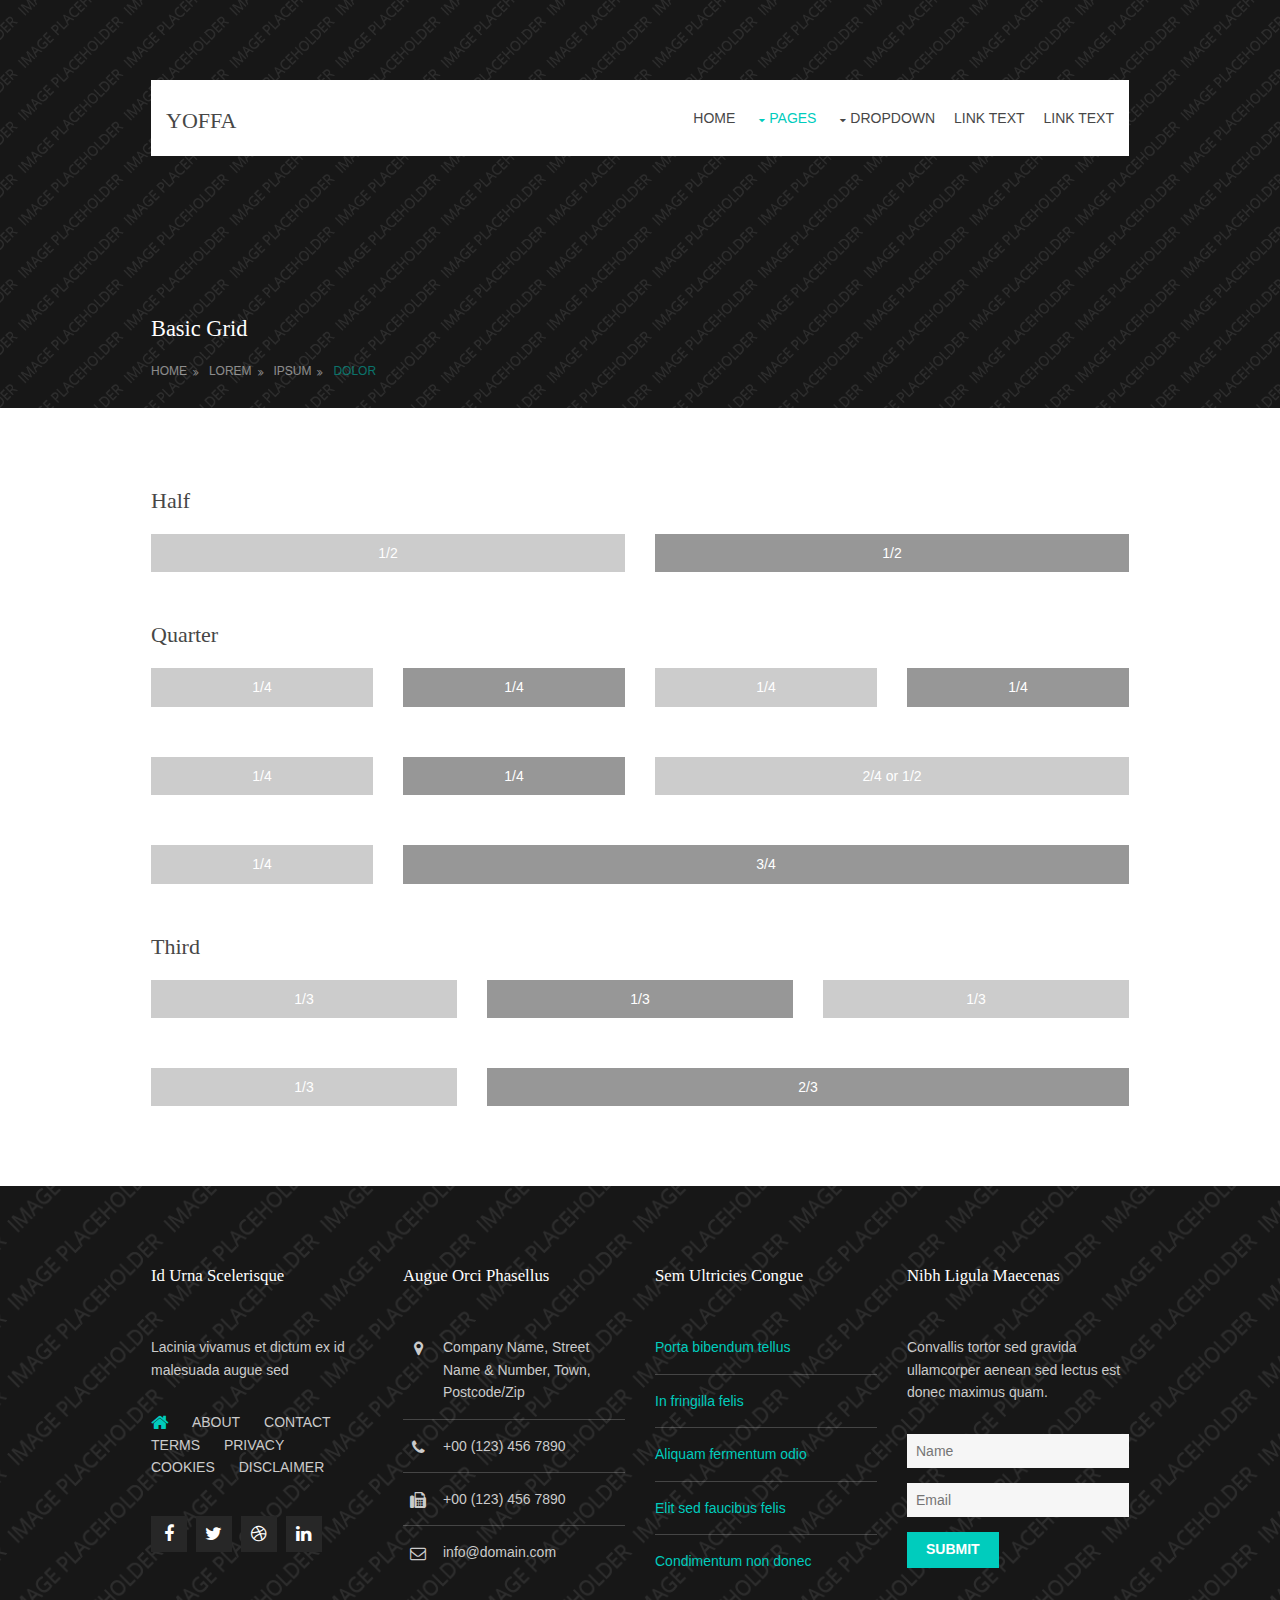
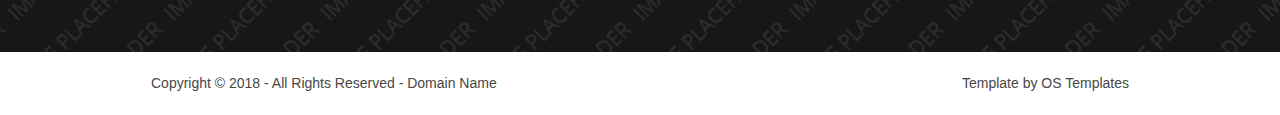
<file: pages/basic-grid.html>
<!DOCTYPE html>
<!--
Template Name: Yoffa
Author: <a href="https://www.os-templates.com/">OS Templates</a>
Author URI: https://www.os-templates.com/
Licence: Free to use under our free template licence terms
Licence URI: https://www.os-templates.com/template-terms
-->
<html lang="">
<!-- To declare your language - read more here: https://www.w3.org/International/questions/qa-html-language-declarations -->
<head>
<title>Yoffa | Pages | Basic Grid</title>
<meta charset="utf-8">
<meta name="viewport" content="width=device-width, initial-scale=1.0, maximum-scale=1.0, user-scalable=no">
<link href="../layout/styles/layout.css" rel="stylesheet" type="text/css" media="all">
<style type="text/css">
/* DEMO ONLY */
.container .demo{text-align:center;}
.container .demo div{padding:8px 0;}
.container .demo div:nth-child(odd){color:#FFFFFF; background:#CCCCCC;}
.container .demo div:nth-child(even){color:#FFFFFF; background:#979797;}
@media screen and (max-width:900px){.container .demo div{margin-bottom:0;}}
/* DEMO ONLY */
</style>
</head>
<body id="top">
<!-- ################################################################################################ -->
<!-- ################################################################################################ -->
<!-- ################################################################################################ -->
<!-- Top Background Image Wrapper -->
<div class="topspacer bgded overlay" style="background-image:url('../images/demo/backgrounds/01.png');"> 
  <!-- ################################################################################################ -->
  <div class="wrapper row1">
    <header id="header" class="hoc clear"> 
      <!-- ################################################################################################ -->
      <div id="logo" class="fl_left">
        <h1><a href="../index.html">Yoffa</a></h1>
      </div>
      <!-- ################################################################################################ -->
      <nav id="mainav" class="fl_right">
        <ul class="clear">
          <li><a href="../index.html">Home</a></li>
          <li class="active"><a class="drop" href="#">Pages</a>
            <ul>
              <li><a href="gallery.html">Gallery</a></li>
              <li><a href="full-width.html">Full Width</a></li>
              <li><a href="sidebar-left.html">Sidebar Left</a></li>
              <li><a href="sidebar-right.html">Sidebar Right</a></li>
              <li class="active"><a href="basic-grid.html">Basic Grid</a></li>
            </ul>
          </li>
          <li><a class="drop" href="#">Dropdown</a>
            <ul>
              <li><a href="#">Level 2</a></li>
              <li><a class="drop" href="#">Level 2 + Drop</a>
                <ul>
                  <li><a href="#">Level 3</a></li>
                  <li><a href="#">Level 3</a></li>
                  <li><a href="#">Level 3</a></li>
                </ul>
              </li>
              <li><a href="#">Level 2</a></li>
            </ul>
          </li>
          <li><a href="#">Link Text</a></li>
          <li><a href="#">Link Text</a></li>
        </ul>
      </nav>
    </header>
    <!-- ################################################################################################ -->
  </div>
  <!-- ################################################################################################ -->
  <!-- ################################################################################################ -->
  <!-- ################################################################################################ -->
  <div id="breadcrumb" class="hoc clear"> 
    <!-- ################################################################################################ -->
    <h6 class="heading">Basic Grid</h6>
    <ul>
      <li><a href="#">Home</a></li>
      <li><a href="#">Lorem</a></li>
      <li><a href="#">Ipsum</a></li>
      <li><a href="#">Dolor</a></li>
    </ul>
    <!-- ################################################################################################ -->
  </div>
  <!-- ################################################################################################ -->
</div>
<!-- End Top Background Image Wrapper -->
<!-- ################################################################################################ -->
<!-- ################################################################################################ -->
<!-- ################################################################################################ -->
<div class="wrapper row3">
  <main class="hoc container clear"> 
    <!-- main body -->
    <!-- ################################################################################################ -->
    <div class="content"> 
      <!-- ################################################################################################ -->
      <h2>Half</h2>
      <!-- ################################################################################################ -->
      <div class="group btmspace-50 demo">
        <div class="one_half first">1/2</div>
        <div class="one_half">1/2</div>
      </div>
      <!-- ################################################################################################ -->
      <h2>Quarter</h2>
      <!-- ################################################################################################ -->
      <div class="group btmspace-50 demo">
        <div class="one_quarter first">1/4</div>
        <div class="one_quarter">1/4</div>
        <div class="one_quarter">1/4</div>
        <div class="one_quarter">1/4</div>
      </div>
      <div class="group btmspace-50 demo">
        <div class="one_quarter first">1/4</div>
        <div class="one_quarter">1/4</div>
        <div class="two_quarter">2/4 or 1/2</div>
      </div>
      <div class="group btmspace-50 demo">
        <div class="one_quarter first">1/4</div>
        <div class="three_quarter">3/4</div>
      </div>
      <!-- ################################################################################################ -->
      <h2>Third</h2>
      <!-- ################################################################################################ -->
      <div class="group btmspace-50 demo">
        <div class="one_third first">1/3</div>
        <div class="one_third">1/3</div>
        <div class="one_third">1/3</div>
      </div>
      <div class="group demo">
        <div class="one_third first">1/3</div>
        <div class="two_third">2/3</div>
      </div>
      <!-- ################################################################################################ -->
    </div>
    <!-- ################################################################################################ -->
    <!-- / main body -->
    <div class="clear"></div>
  </main>
</div>
<!-- ################################################################################################ -->
<!-- ################################################################################################ -->
<!-- ################################################################################################ -->
<div class="wrapper row4 bgded overlay" style="background-image:url('../images/demo/backgrounds/03.png');">
  <footer id="footer" class="hoc clear"> 
    <!-- ################################################################################################ -->
    <div class="one_quarter first">
      <h6 class="heading">Id urna scelerisque</h6>
      <p class="btmspace-30">Lacinia vivamus et dictum ex id malesuada augue sed</p>
      <nav class="btmspace-30">
        <ul class="nospace">
          <li><a href="../index.html"><i class="fa fa-lg fa-home"></i></a></li>
          <li><a href="#">About</a></li>
          <li><a href="#">Contact</a></li>
          <li><a href="#">Terms</a></li>
          <li><a href="#">Privacy</a></li>
          <li><a href="#">Cookies</a></li>
          <li><a href="#">Disclaimer</a></li>
        </ul>
      </nav>
      <ul class="faico clear">
        <li><a class="faicon-facebook" href="#"><i class="fa fa-facebook"></i></a></li>
        <li><a class="faicon-twitter" href="#"><i class="fa fa-twitter"></i></a></li>
        <li><a class="faicon-dribble" href="#"><i class="fa fa-dribbble"></i></a></li>
        <li><a class="faicon-linkedin" href="#"><i class="fa fa-linkedin"></i></a></li>
      </ul>
    </div>
    <div class="one_quarter">
      <h6 class="heading">Augue orci phasellus</h6>
      <ul class="nospace linklist contact">
        <li><i class="fa fa-map-marker"></i>
          <address>
          Company Name, Street Name &amp; Number, Town, Postcode/Zip
          </address>
        </li>
        <li><i class="fa fa-phone"></i> +00 (123) 456 7890</li>
        <li><i class="fa fa-fax"></i> +00 (123) 456 7890</li>
        <li><i class="fa fa-envelope-o"></i> info@domain.com</li>
      </ul>
    </div>
    <div class="one_quarter">
      <h6 class="heading">Sem ultricies congue</h6>
      <ul class="nospace linklist">
        <li><a href="#">Porta bibendum tellus</a></li>
        <li><a href="#">In fringilla felis</a></li>
        <li><a href="#">Aliquam fermentum odio</a></li>
        <li><a href="#">Elit sed faucibus felis</a></li>
        <li><a href="#">Condimentum non donec</a></li>
      </ul>
    </div>
    <div class="one_quarter">
      <h6 class="heading">Nibh ligula maecenas</h6>
      <p class="btmspace-30">Convallis tortor sed gravida ullamcorper aenean sed lectus est donec maximus quam.</p>
      <form method="post" action="#">
        <fieldset>
          <legend>Newsletter:</legend>
          <input class="btmspace-15" type="text" value="" placeholder="Name">
          <input class="btmspace-15" type="text" value="" placeholder="Email">
          <button type="submit" value="submit">Submit</button>
        </fieldset>
      </form>
    </div>
    <!-- ################################################################################################ -->
  </footer>
</div>
<!-- ################################################################################################ -->
<!-- ################################################################################################ -->
<!-- ################################################################################################ -->
<div class="wrapper row5">
  <div id="copyright" class="hoc clear"> 
    <!-- ################################################################################################ -->
    <p class="fl_left">Copyright &copy; 2018 - All Rights Reserved - <a href="#">Domain Name</a></p>
    <p class="fl_right">Template by <a target="_blank" href="https://www.os-templates.com/" title="Free Website Templates">OS Templates</a></p>
    <!-- ################################################################################################ -->
  </div>
</div>
<!-- ################################################################################################ -->
<!-- ################################################################################################ -->
<!-- ################################################################################################ -->
<a id="backtotop" href="#top"><i class="fa fa-chevron-up"></i></a>
<!-- JAVASCRIPTS -->
<script src="../layout/scripts/jquery.min.js"></script>
<script src="../layout/scripts/jquery.backtotop.js"></script>
<script src="../layout/scripts/jquery.mobilemenu.js"></script>
</body>
</html>
</file>
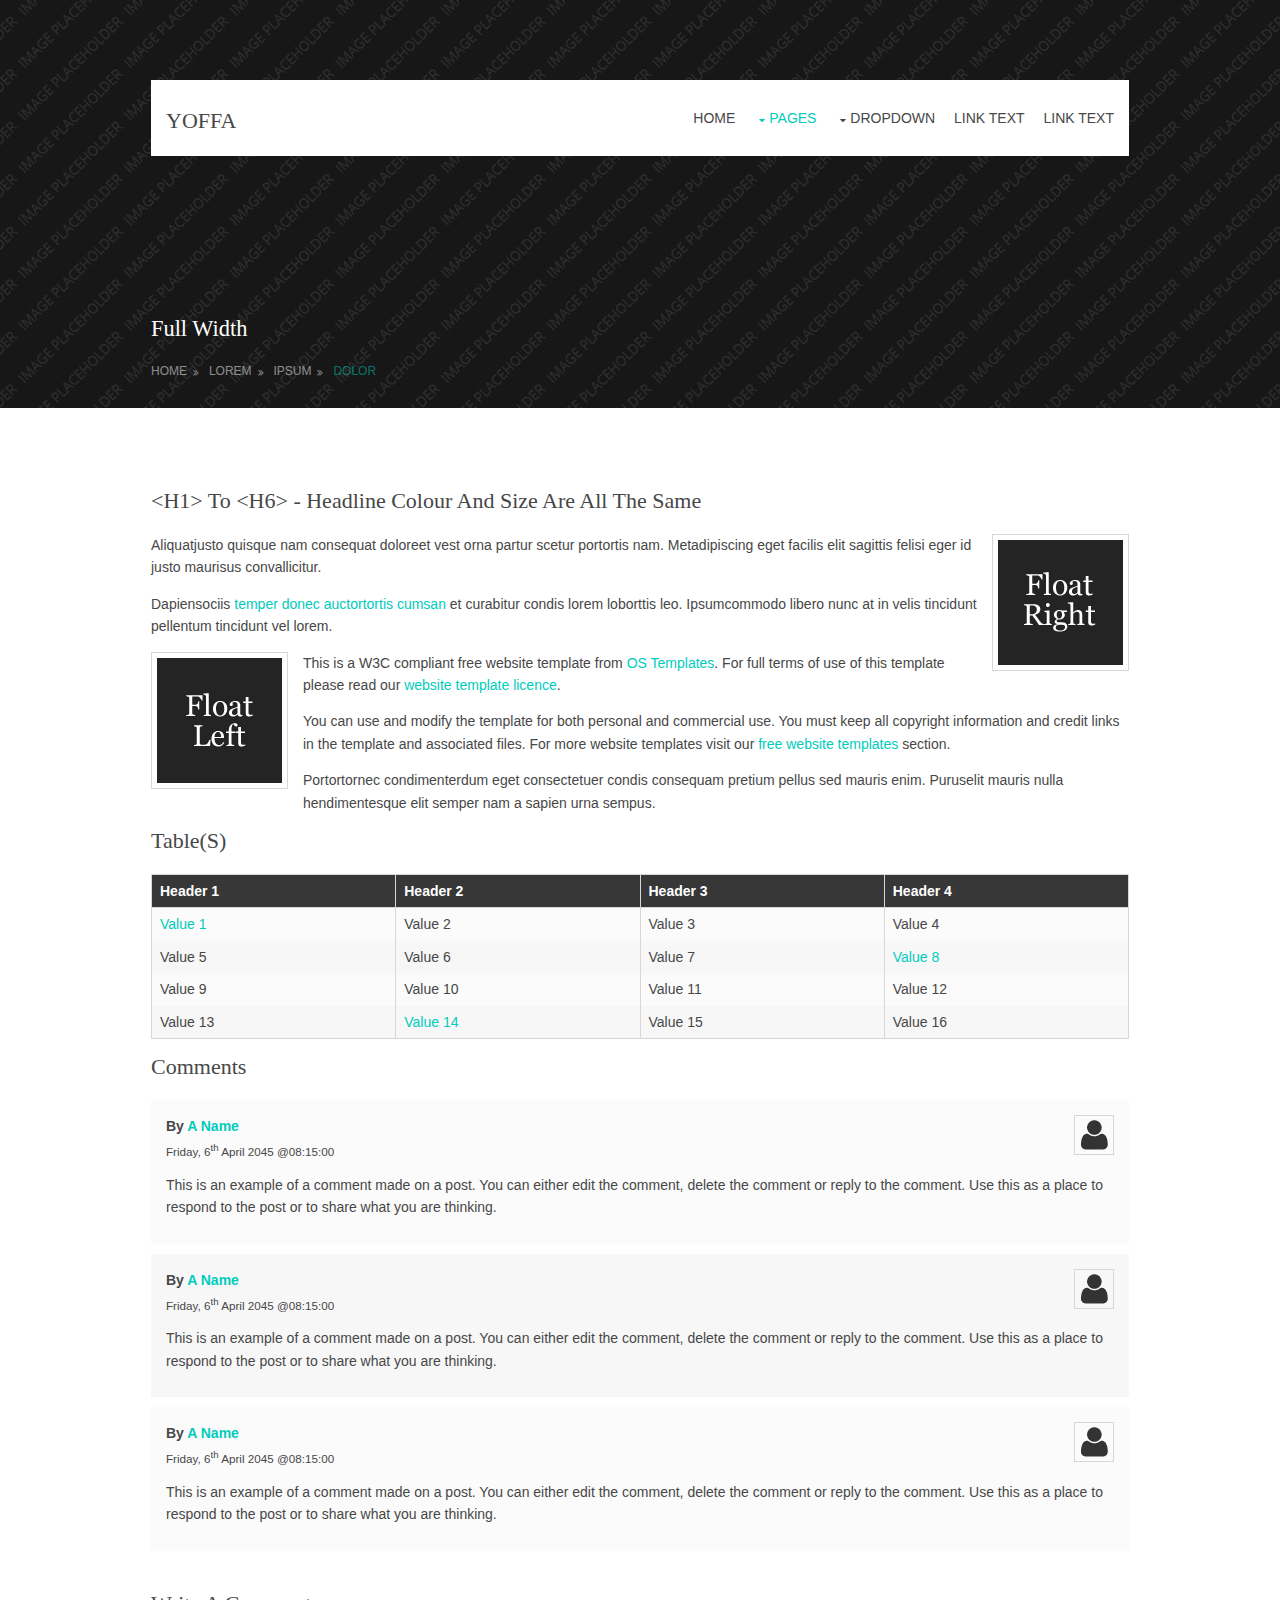
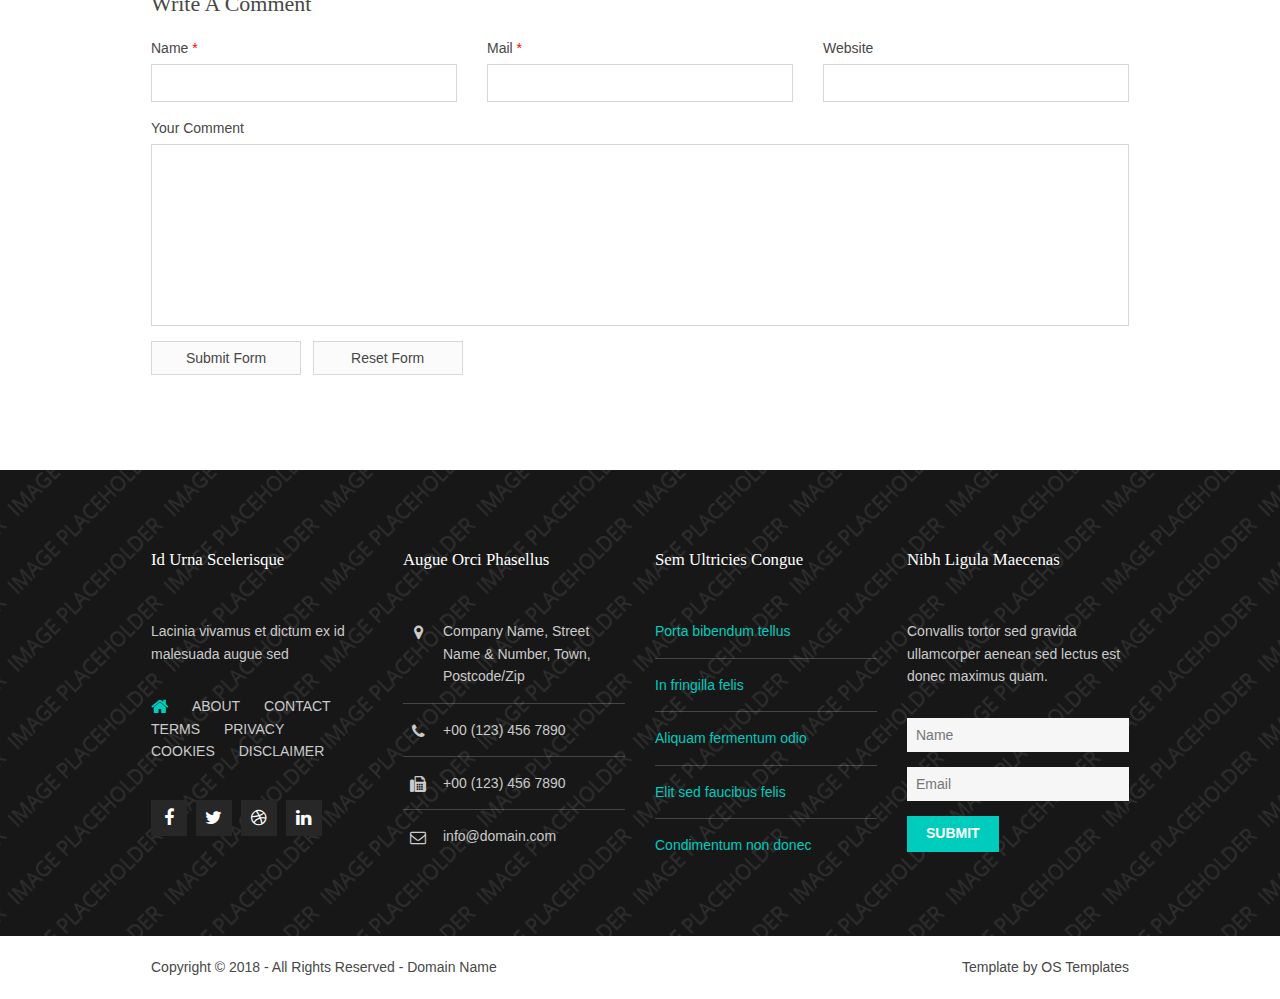
<file: pages/full-width.html>
<!DOCTYPE html>
<!--
Template Name: Yoffa
Author: <a href="https://www.os-templates.com/">OS Templates</a>
Author URI: https://www.os-templates.com/
Licence: Free to use under our free template licence terms
Licence URI: https://www.os-templates.com/template-terms
-->
<html lang="">
<!-- To declare your language - read more here: https://www.w3.org/International/questions/qa-html-language-declarations -->
<head>
<title>Yoffa | Pages | Full Width</title>
<meta charset="utf-8">
<meta name="viewport" content="width=device-width, initial-scale=1.0, maximum-scale=1.0, user-scalable=no">
<link href="../layout/styles/layout.css" rel="stylesheet" type="text/css" media="all">
</head>
<body id="top">
<!-- ################################################################################################ -->
<!-- ################################################################################################ -->
<!-- ################################################################################################ -->
<!-- Top Background Image Wrapper -->
<div class="topspacer bgded overlay" style="background-image:url('../images/demo/backgrounds/01.png');"> 
  <!-- ################################################################################################ -->
  <div class="wrapper row1">
    <header id="header" class="hoc clear"> 
      <!-- ################################################################################################ -->
      <div id="logo" class="fl_left">
        <h1><a href="../index.html">Yoffa</a></h1>
      </div>
      <!-- ################################################################################################ -->
      <nav id="mainav" class="fl_right">
        <ul class="clear">
          <li><a href="../index.html">Home</a></li>
          <li class="active"><a class="drop" href="#">Pages</a>
            <ul>
              <li><a href="gallery.html">Gallery</a></li>
              <li class="active"><a href="full-width.html">Full Width</a></li>
              <li><a href="sidebar-left.html">Sidebar Left</a></li>
              <li><a href="sidebar-right.html">Sidebar Right</a></li>
              <li><a href="basic-grid.html">Basic Grid</a></li>
            </ul>
          </li>
          <li><a class="drop" href="#">Dropdown</a>
            <ul>
              <li><a href="#">Level 2</a></li>
              <li><a class="drop" href="#">Level 2 + Drop</a>
                <ul>
                  <li><a href="#">Level 3</a></li>
                  <li><a href="#">Level 3</a></li>
                  <li><a href="#">Level 3</a></li>
                </ul>
              </li>
              <li><a href="#">Level 2</a></li>
            </ul>
          </li>
          <li><a href="#">Link Text</a></li>
          <li><a href="#">Link Text</a></li>
        </ul>
      </nav>
    </header>
    <!-- ################################################################################################ -->
  </div>
  <!-- ################################################################################################ -->
  <!-- ################################################################################################ -->
  <!-- ################################################################################################ -->
  <div id="breadcrumb" class="hoc clear"> 
    <!-- ################################################################################################ -->
    <h6 class="heading">Full Width</h6>
    <ul>
      <li><a href="#">Home</a></li>
      <li><a href="#">Lorem</a></li>
      <li><a href="#">Ipsum</a></li>
      <li><a href="#">Dolor</a></li>
    </ul>
    <!-- ################################################################################################ -->
  </div>
  <!-- ################################################################################################ -->
</div>
<!-- End Top Background Image Wrapper -->
<!-- ################################################################################################ -->
<!-- ################################################################################################ -->
<!-- ################################################################################################ -->
<div class="wrapper row3">
  <main class="hoc container clear"> 
    <!-- main body -->
    <!-- ################################################################################################ -->
    <div class="content"> 
      <!-- ################################################################################################ -->
      <h1>&lt;h1&gt; to &lt;h6&gt; - Headline Colour and Size Are All The Same</h1>
      <img class="imgr borderedbox inspace-5" src="../images/demo/imgr.gif" alt="">
      <p>Aliquatjusto quisque nam consequat doloreet vest orna partur scetur portortis nam. Metadipiscing eget facilis elit sagittis felisi eger id justo maurisus convallicitur.</p>
      <p>Dapiensociis <a href="#">temper donec auctortortis cumsan</a> et curabitur condis lorem loborttis leo. Ipsumcommodo libero nunc at in velis tincidunt pellentum tincidunt vel lorem.</p>
      <img class="imgl borderedbox inspace-5" src="../images/demo/imgl.gif" alt="">
      <p>This is a W3C compliant free website template from <a href="https://www.os-templates.com/" title="Free Website Templates">OS Templates</a>. For full terms of use of this template please read our <a href="https://www.os-templates.com/template-terms">website template licence</a>.</p>
      <p>You can use and modify the template for both personal and commercial use. You must keep all copyright information and credit links in the template and associated files. For more website templates visit our <a href="https://www.os-templates.com/">free website templates</a> section.</p>
      <p>Portortornec condimenterdum eget consectetuer condis consequam pretium pellus sed mauris enim. Puruselit mauris nulla hendimentesque elit semper nam a sapien urna sempus.</p>
      <h1>Table(s)</h1>
      <div class="scrollable">
        <table>
          <thead>
            <tr>
              <th>Header 1</th>
              <th>Header 2</th>
              <th>Header 3</th>
              <th>Header 4</th>
            </tr>
          </thead>
          <tbody>
            <tr>
              <td><a href="#">Value 1</a></td>
              <td>Value 2</td>
              <td>Value 3</td>
              <td>Value 4</td>
            </tr>
            <tr>
              <td>Value 5</td>
              <td>Value 6</td>
              <td>Value 7</td>
              <td><a href="#">Value 8</a></td>
            </tr>
            <tr>
              <td>Value 9</td>
              <td>Value 10</td>
              <td>Value 11</td>
              <td>Value 12</td>
            </tr>
            <tr>
              <td>Value 13</td>
              <td><a href="#">Value 14</a></td>
              <td>Value 15</td>
              <td>Value 16</td>
            </tr>
          </tbody>
        </table>
      </div>
      <div id="comments">
        <h2>Comments</h2>
        <ul>
          <li>
            <article>
              <header>
                <figure class="avatar"><img src="../images/demo/avatar.png" alt=""></figure>
                <address>
                By <a href="#">A Name</a>
                </address>
                <time datetime="2045-04-06T08:15+00:00">Friday, 6<sup>th</sup> April 2045 @08:15:00</time>
              </header>
              <div class="comcont">
                <p>This is an example of a comment made on a post. You can either edit the comment, delete the comment or reply to the comment. Use this as a place to respond to the post or to share what you are thinking.</p>
              </div>
            </article>
          </li>
          <li>
            <article>
              <header>
                <figure class="avatar"><img src="../images/demo/avatar.png" alt=""></figure>
                <address>
                By <a href="#">A Name</a>
                </address>
                <time datetime="2045-04-06T08:15+00:00">Friday, 6<sup>th</sup> April 2045 @08:15:00</time>
              </header>
              <div class="comcont">
                <p>This is an example of a comment made on a post. You can either edit the comment, delete the comment or reply to the comment. Use this as a place to respond to the post or to share what you are thinking.</p>
              </div>
            </article>
          </li>
          <li>
            <article>
              <header>
                <figure class="avatar"><img src="../images/demo/avatar.png" alt=""></figure>
                <address>
                By <a href="#">A Name</a>
                </address>
                <time datetime="2045-04-06T08:15+00:00">Friday, 6<sup>th</sup> April 2045 @08:15:00</time>
              </header>
              <div class="comcont">
                <p>This is an example of a comment made on a post. You can either edit the comment, delete the comment or reply to the comment. Use this as a place to respond to the post or to share what you are thinking.</p>
              </div>
            </article>
          </li>
        </ul>
        <h2>Write A Comment</h2>
        <form action="#" method="post">
          <div class="one_third first">
            <label for="name">Name <span>*</span></label>
            <input type="text" name="name" id="name" value="" size="22" required>
          </div>
          <div class="one_third">
            <label for="email">Mail <span>*</span></label>
            <input type="email" name="email" id="email" value="" size="22" required>
          </div>
          <div class="one_third">
            <label for="url">Website</label>
            <input type="url" name="url" id="url" value="" size="22">
          </div>
          <div class="block clear">
            <label for="comment">Your Comment</label>
            <textarea name="comment" id="comment" cols="25" rows="10"></textarea>
          </div>
          <div>
            <input type="submit" name="submit" value="Submit Form">
            &nbsp;
            <input type="reset" name="reset" value="Reset Form">
          </div>
        </form>
      </div>
      <!-- ################################################################################################ -->
    </div>
    <!-- ################################################################################################ -->
    <!-- / main body -->
    <div class="clear"></div>
  </main>
</div>
<!-- ################################################################################################ -->
<!-- ################################################################################################ -->
<!-- ################################################################################################ -->
<div class="wrapper row4 bgded overlay" style="background-image:url('../images/demo/backgrounds/03.png');">
  <footer id="footer" class="hoc clear"> 
    <!-- ################################################################################################ -->
    <div class="one_quarter first">
      <h6 class="heading">Id urna scelerisque</h6>
      <p class="btmspace-30">Lacinia vivamus et dictum ex id malesuada augue sed</p>
      <nav class="btmspace-30">
        <ul class="nospace">
          <li><a href="../index.html"><i class="fa fa-lg fa-home"></i></a></li>
          <li><a href="#">About</a></li>
          <li><a href="#">Contact</a></li>
          <li><a href="#">Terms</a></li>
          <li><a href="#">Privacy</a></li>
          <li><a href="#">Cookies</a></li>
          <li><a href="#">Disclaimer</a></li>
        </ul>
      </nav>
      <ul class="faico clear">
        <li><a class="faicon-facebook" href="#"><i class="fa fa-facebook"></i></a></li>
        <li><a class="faicon-twitter" href="#"><i class="fa fa-twitter"></i></a></li>
        <li><a class="faicon-dribble" href="#"><i class="fa fa-dribbble"></i></a></li>
        <li><a class="faicon-linkedin" href="#"><i class="fa fa-linkedin"></i></a></li>
      </ul>
    </div>
    <div class="one_quarter">
      <h6 class="heading">Augue orci phasellus</h6>
      <ul class="nospace linklist contact">
        <li><i class="fa fa-map-marker"></i>
          <address>
          Company Name, Street Name &amp; Number, Town, Postcode/Zip
          </address>
        </li>
        <li><i class="fa fa-phone"></i> +00 (123) 456 7890</li>
        <li><i class="fa fa-fax"></i> +00 (123) 456 7890</li>
        <li><i class="fa fa-envelope-o"></i> info@domain.com</li>
      </ul>
    </div>
    <div class="one_quarter">
      <h6 class="heading">Sem ultricies congue</h6>
      <ul class="nospace linklist">
        <li><a href="#">Porta bibendum tellus</a></li>
        <li><a href="#">In fringilla felis</a></li>
        <li><a href="#">Aliquam fermentum odio</a></li>
        <li><a href="#">Elit sed faucibus felis</a></li>
        <li><a href="#">Condimentum non donec</a></li>
      </ul>
    </div>
    <div class="one_quarter">
      <h6 class="heading">Nibh ligula maecenas</h6>
      <p class="btmspace-30">Convallis tortor sed gravida ullamcorper aenean sed lectus est donec maximus quam.</p>
      <form method="post" action="#">
        <fieldset>
          <legend>Newsletter:</legend>
          <input class="btmspace-15" type="text" value="" placeholder="Name">
          <input class="btmspace-15" type="text" value="" placeholder="Email">
          <button type="submit" value="submit">Submit</button>
        </fieldset>
      </form>
    </div>
    <!-- ################################################################################################ -->
  </footer>
</div>
<!-- ################################################################################################ -->
<!-- ################################################################################################ -->
<!-- ################################################################################################ -->
<div class="wrapper row5">
  <div id="copyright" class="hoc clear"> 
    <!-- ################################################################################################ -->
    <p class="fl_left">Copyright &copy; 2018 - All Rights Reserved - <a href="#">Domain Name</a></p>
    <p class="fl_right">Template by <a target="_blank" href="https://www.os-templates.com/" title="Free Website Templates">OS Templates</a></p>
    <!-- ################################################################################################ -->
  </div>
</div>
<!-- ################################################################################################ -->
<!-- ################################################################################################ -->
<!-- ################################################################################################ -->
<a id="backtotop" href="#top"><i class="fa fa-chevron-up"></i></a>
<!-- JAVASCRIPTS -->
<script src="../layout/scripts/jquery.min.js"></script>
<script src="../layout/scripts/jquery.backtotop.js"></script>
<script src="../layout/scripts/jquery.mobilemenu.js"></script>
</body>
</html>
</file>
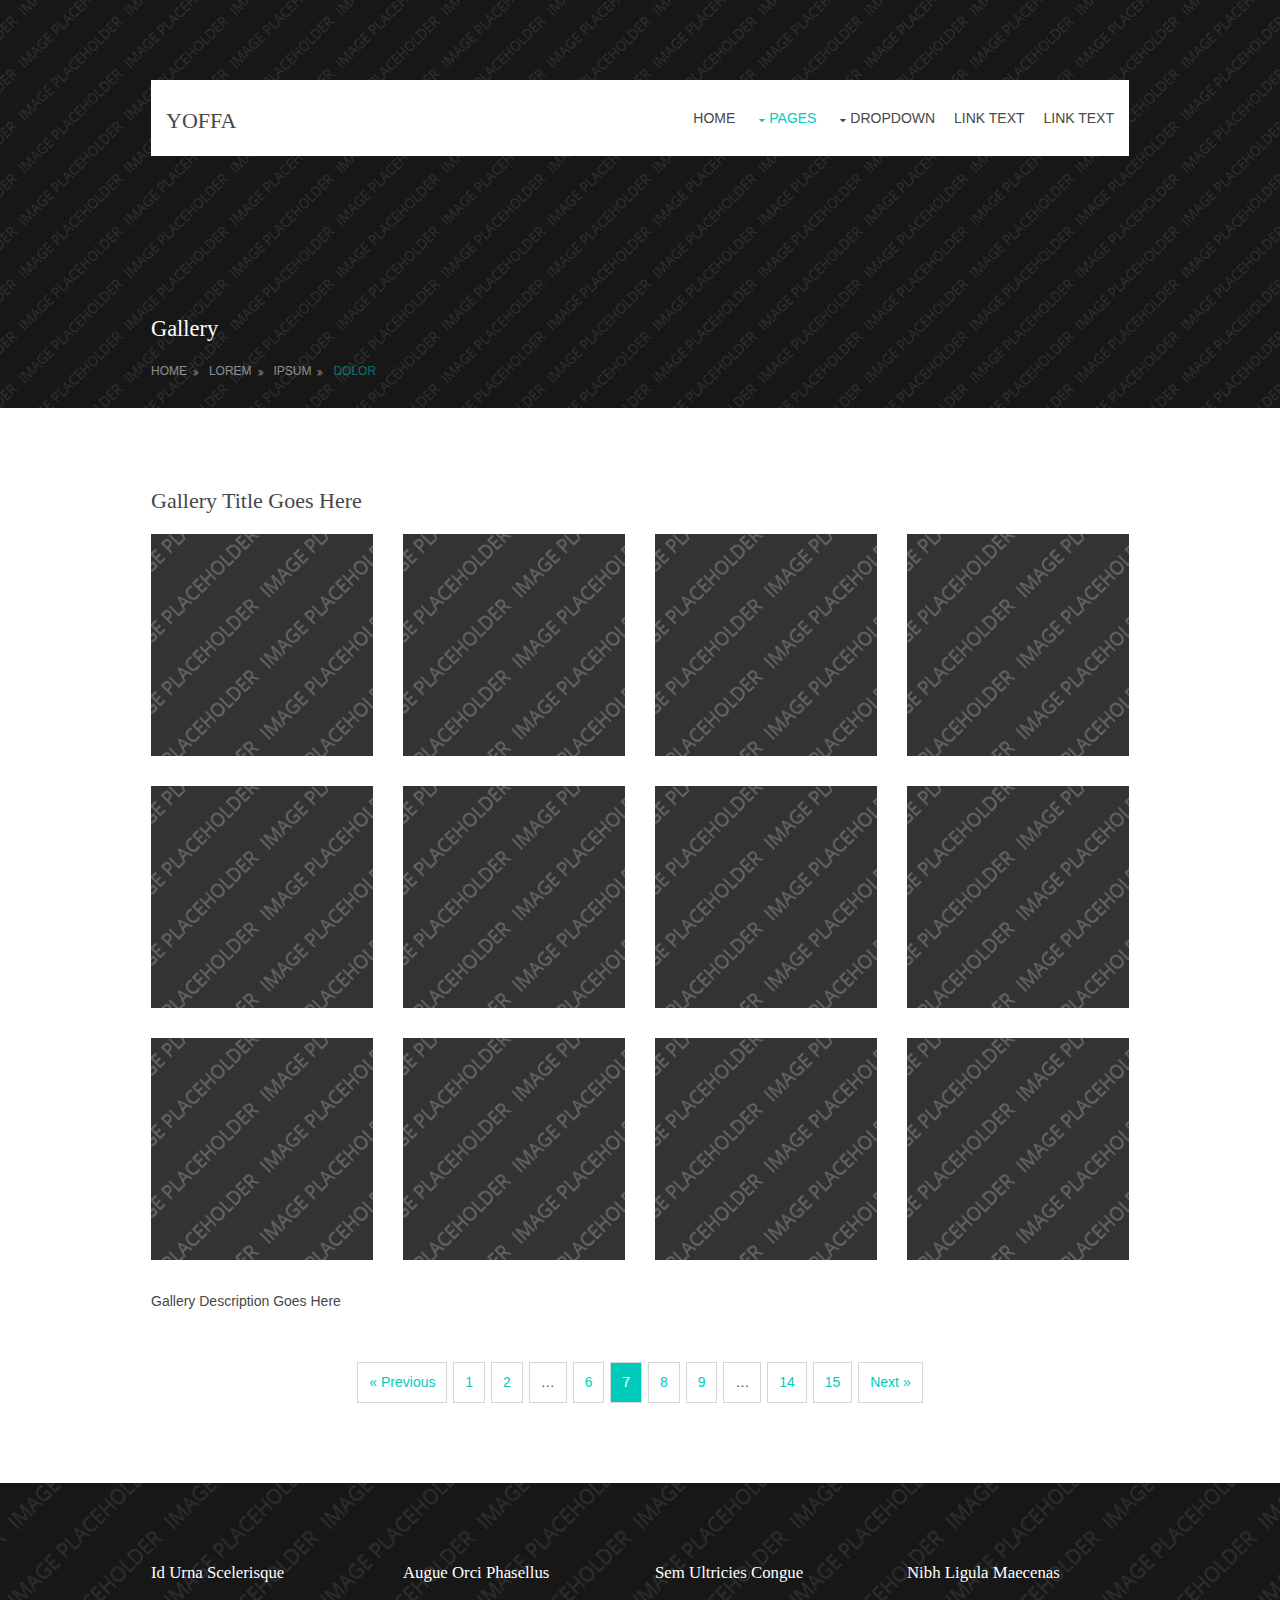
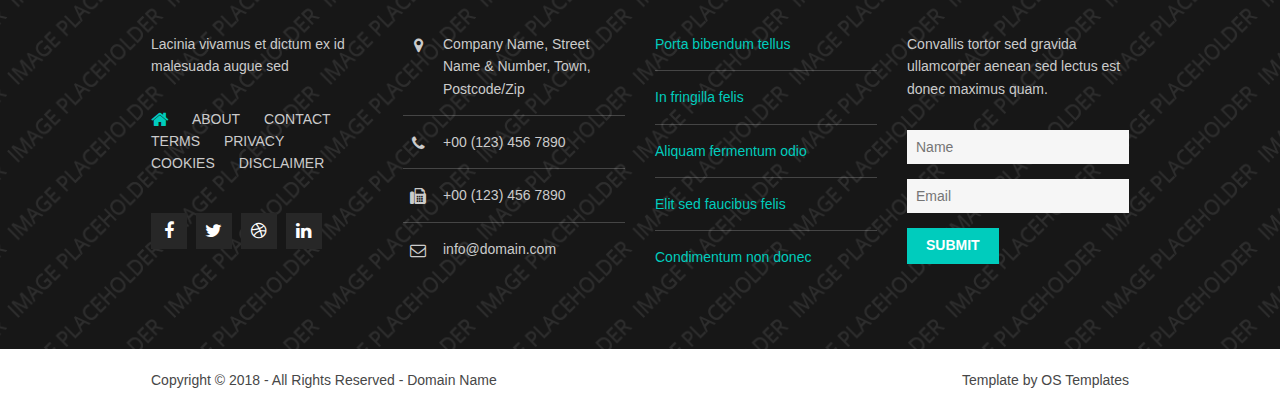
<file: pages/gallery.html>
<!DOCTYPE html>
<!--
Template Name: Yoffa
Author: <a href="https://www.os-templates.com/">OS Templates</a>
Author URI: https://www.os-templates.com/
Licence: Free to use under our free template licence terms
Licence URI: https://www.os-templates.com/template-terms
-->
<html lang="">
<!-- To declare your language - read more here: https://www.w3.org/International/questions/qa-html-language-declarations -->
<head>
<title>Yoffa | Pages | Gallery</title>
<meta charset="utf-8">
<meta name="viewport" content="width=device-width, initial-scale=1.0, maximum-scale=1.0, user-scalable=no">
<link href="../layout/styles/layout.css" rel="stylesheet" type="text/css" media="all">
</head>
<body id="top">
<!-- ################################################################################################ -->
<!-- ################################################################################################ -->
<!-- ################################################################################################ -->
<!-- Top Background Image Wrapper -->
<div class="topspacer bgded overlay" style="background-image:url('../images/demo/backgrounds/01.png');"> 
  <!-- ################################################################################################ -->
  <div class="wrapper row1">
    <header id="header" class="hoc clear"> 
      <!-- ################################################################################################ -->
      <div id="logo" class="fl_left">
        <h1><a href="../index.html">Yoffa</a></h1>
      </div>
      <!-- ################################################################################################ -->
      <nav id="mainav" class="fl_right">
        <ul class="clear">
          <li><a href="../index.html">Home</a></li>
          <li class="active"><a class="drop" href="#">Pages</a>
            <ul>
              <li class="active"><a href="gallery.html">Gallery</a></li>
              <li><a href="full-width.html">Full Width</a></li>
              <li><a href="sidebar-left.html">Sidebar Left</a></li>
              <li><a href="sidebar-right.html">Sidebar Right</a></li>
              <li><a href="basic-grid.html">Basic Grid</a></li>
            </ul>
          </li>
          <li><a class="drop" href="#">Dropdown</a>
            <ul>
              <li><a href="#">Level 2</a></li>
              <li><a class="drop" href="#">Level 2 + Drop</a>
                <ul>
                  <li><a href="#">Level 3</a></li>
                  <li><a href="#">Level 3</a></li>
                  <li><a href="#">Level 3</a></li>
                </ul>
              </li>
              <li><a href="#">Level 2</a></li>
            </ul>
          </li>
          <li><a href="#">Link Text</a></li>
          <li><a href="#">Link Text</a></li>
        </ul>
      </nav>
    </header>
    <!-- ################################################################################################ -->
  </div>
  <!-- ################################################################################################ -->
  <!-- ################################################################################################ -->
  <!-- ################################################################################################ -->
  <div id="breadcrumb" class="hoc clear"> 
    <!-- ################################################################################################ -->
    <h6 class="heading">Gallery</h6>
    <ul>
      <li><a href="#">Home</a></li>
      <li><a href="#">Lorem</a></li>
      <li><a href="#">Ipsum</a></li>
      <li><a href="#">Dolor</a></li>
    </ul>
    <!-- ################################################################################################ -->
  </div>
  <!-- ################################################################################################ -->
</div>
<!-- End Top Background Image Wrapper -->
<!-- ################################################################################################ -->
<!-- ################################################################################################ -->
<!-- ################################################################################################ -->
<div class="wrapper row3">
  <main class="hoc container clear"> 
    <!-- main body -->
    <!-- ################################################################################################ -->
    <div class="content"> 
      <!-- ################################################################################################ -->
      <div id="gallery">
        <figure>
          <header class="heading">Gallery Title Goes Here</header>
          <ul class="nospace clear">
            <li class="one_quarter first"><a href="#"><img src="../images/demo/gallery/01.png" alt=""></a></li>
            <li class="one_quarter"><a href="#"><img src="../images/demo/gallery/01.png" alt=""></a></li>
            <li class="one_quarter"><a href="#"><img src="../images/demo/gallery/01.png" alt=""></a></li>
            <li class="one_quarter"><a href="#"><img src="../images/demo/gallery/01.png" alt=""></a></li>
            <li class="one_quarter first"><a href="#"><img src="../images/demo/gallery/01.png" alt=""></a></li>
            <li class="one_quarter"><a href="#"><img src="../images/demo/gallery/01.png" alt=""></a></li>
            <li class="one_quarter"><a href="#"><img src="../images/demo/gallery/01.png" alt=""></a></li>
            <li class="one_quarter"><a href="#"><img src="../images/demo/gallery/01.png" alt=""></a></li>
            <li class="one_quarter first"><a href="#"><img src="../images/demo/gallery/01.png" alt=""></a></li>
            <li class="one_quarter"><a href="#"><img src="../images/demo/gallery/01.png" alt=""></a></li>
            <li class="one_quarter"><a href="#"><img src="../images/demo/gallery/01.png" alt=""></a></li>
            <li class="one_quarter"><a href="#"><img src="../images/demo/gallery/01.png" alt=""></a></li>
          </ul>
          <figcaption>Gallery Description Goes Here</figcaption>
        </figure>
      </div>
      <!-- ################################################################################################ -->
      <!-- ################################################################################################ -->
      <nav class="pagination">
        <ul>
          <li><a href="#">&laquo; Previous</a></li>
          <li><a href="#">1</a></li>
          <li><a href="#">2</a></li>
          <li><strong>&hellip;</strong></li>
          <li><a href="#">6</a></li>
          <li class="current"><strong>7</strong></li>
          <li><a href="#">8</a></li>
          <li><a href="#">9</a></li>
          <li><strong>&hellip;</strong></li>
          <li><a href="#">14</a></li>
          <li><a href="#">15</a></li>
          <li><a href="#">Next &raquo;</a></li>
        </ul>
      </nav>
      <!-- ################################################################################################ -->
    </div>
    <!-- ################################################################################################ -->
    <!-- / main body -->
    <div class="clear"></div>
  </main>
</div>
<!-- ################################################################################################ -->
<!-- ################################################################################################ -->
<!-- ################################################################################################ -->
<div class="wrapper row4 bgded overlay" style="background-image:url('../images/demo/backgrounds/03.png');">
  <footer id="footer" class="hoc clear"> 
    <!-- ################################################################################################ -->
    <div class="one_quarter first">
      <h6 class="heading">Id urna scelerisque</h6>
      <p class="btmspace-30">Lacinia vivamus et dictum ex id malesuada augue sed</p>
      <nav class="btmspace-30">
        <ul class="nospace">
          <li><a href="../index.html"><i class="fa fa-lg fa-home"></i></a></li>
          <li><a href="#">About</a></li>
          <li><a href="#">Contact</a></li>
          <li><a href="#">Terms</a></li>
          <li><a href="#">Privacy</a></li>
          <li><a href="#">Cookies</a></li>
          <li><a href="#">Disclaimer</a></li>
        </ul>
      </nav>
      <ul class="faico clear">
        <li><a class="faicon-facebook" href="#"><i class="fa fa-facebook"></i></a></li>
        <li><a class="faicon-twitter" href="#"><i class="fa fa-twitter"></i></a></li>
        <li><a class="faicon-dribble" href="#"><i class="fa fa-dribbble"></i></a></li>
        <li><a class="faicon-linkedin" href="#"><i class="fa fa-linkedin"></i></a></li>
      </ul>
    </div>
    <div class="one_quarter">
      <h6 class="heading">Augue orci phasellus</h6>
      <ul class="nospace linklist contact">
        <li><i class="fa fa-map-marker"></i>
          <address>
          Company Name, Street Name &amp; Number, Town, Postcode/Zip
          </address>
        </li>
        <li><i class="fa fa-phone"></i> +00 (123) 456 7890</li>
        <li><i class="fa fa-fax"></i> +00 (123) 456 7890</li>
        <li><i class="fa fa-envelope-o"></i> info@domain.com</li>
      </ul>
    </div>
    <div class="one_quarter">
      <h6 class="heading">Sem ultricies congue</h6>
      <ul class="nospace linklist">
        <li><a href="#">Porta bibendum tellus</a></li>
        <li><a href="#">In fringilla felis</a></li>
        <li><a href="#">Aliquam fermentum odio</a></li>
        <li><a href="#">Elit sed faucibus felis</a></li>
        <li><a href="#">Condimentum non donec</a></li>
      </ul>
    </div>
    <div class="one_quarter">
      <h6 class="heading">Nibh ligula maecenas</h6>
      <p class="btmspace-30">Convallis tortor sed gravida ullamcorper aenean sed lectus est donec maximus quam.</p>
      <form method="post" action="#">
        <fieldset>
          <legend>Newsletter:</legend>
          <input class="btmspace-15" type="text" value="" placeholder="Name">
          <input class="btmspace-15" type="text" value="" placeholder="Email">
          <button type="submit" value="submit">Submit</button>
        </fieldset>
      </form>
    </div>
    <!-- ################################################################################################ -->
  </footer>
</div>
<!-- ################################################################################################ -->
<!-- ################################################################################################ -->
<!-- ################################################################################################ -->
<div class="wrapper row5">
  <div id="copyright" class="hoc clear"> 
    <!-- ################################################################################################ -->
    <p class="fl_left">Copyright &copy; 2018 - All Rights Reserved - <a href="#">Domain Name</a></p>
    <p class="fl_right">Template by <a target="_blank" href="https://www.os-templates.com/" title="Free Website Templates">OS Templates</a></p>
    <!-- ################################################################################################ -->
  </div>
</div>
<!-- ################################################################################################ -->
<!-- ################################################################################################ -->
<!-- ################################################################################################ -->
<a id="backtotop" href="#top"><i class="fa fa-chevron-up"></i></a>
<!-- JAVASCRIPTS -->
<script src="../layout/scripts/jquery.min.js"></script>
<script src="../layout/scripts/jquery.backtotop.js"></script>
<script src="../layout/scripts/jquery.mobilemenu.js"></script>
</body>
</html>
</file>
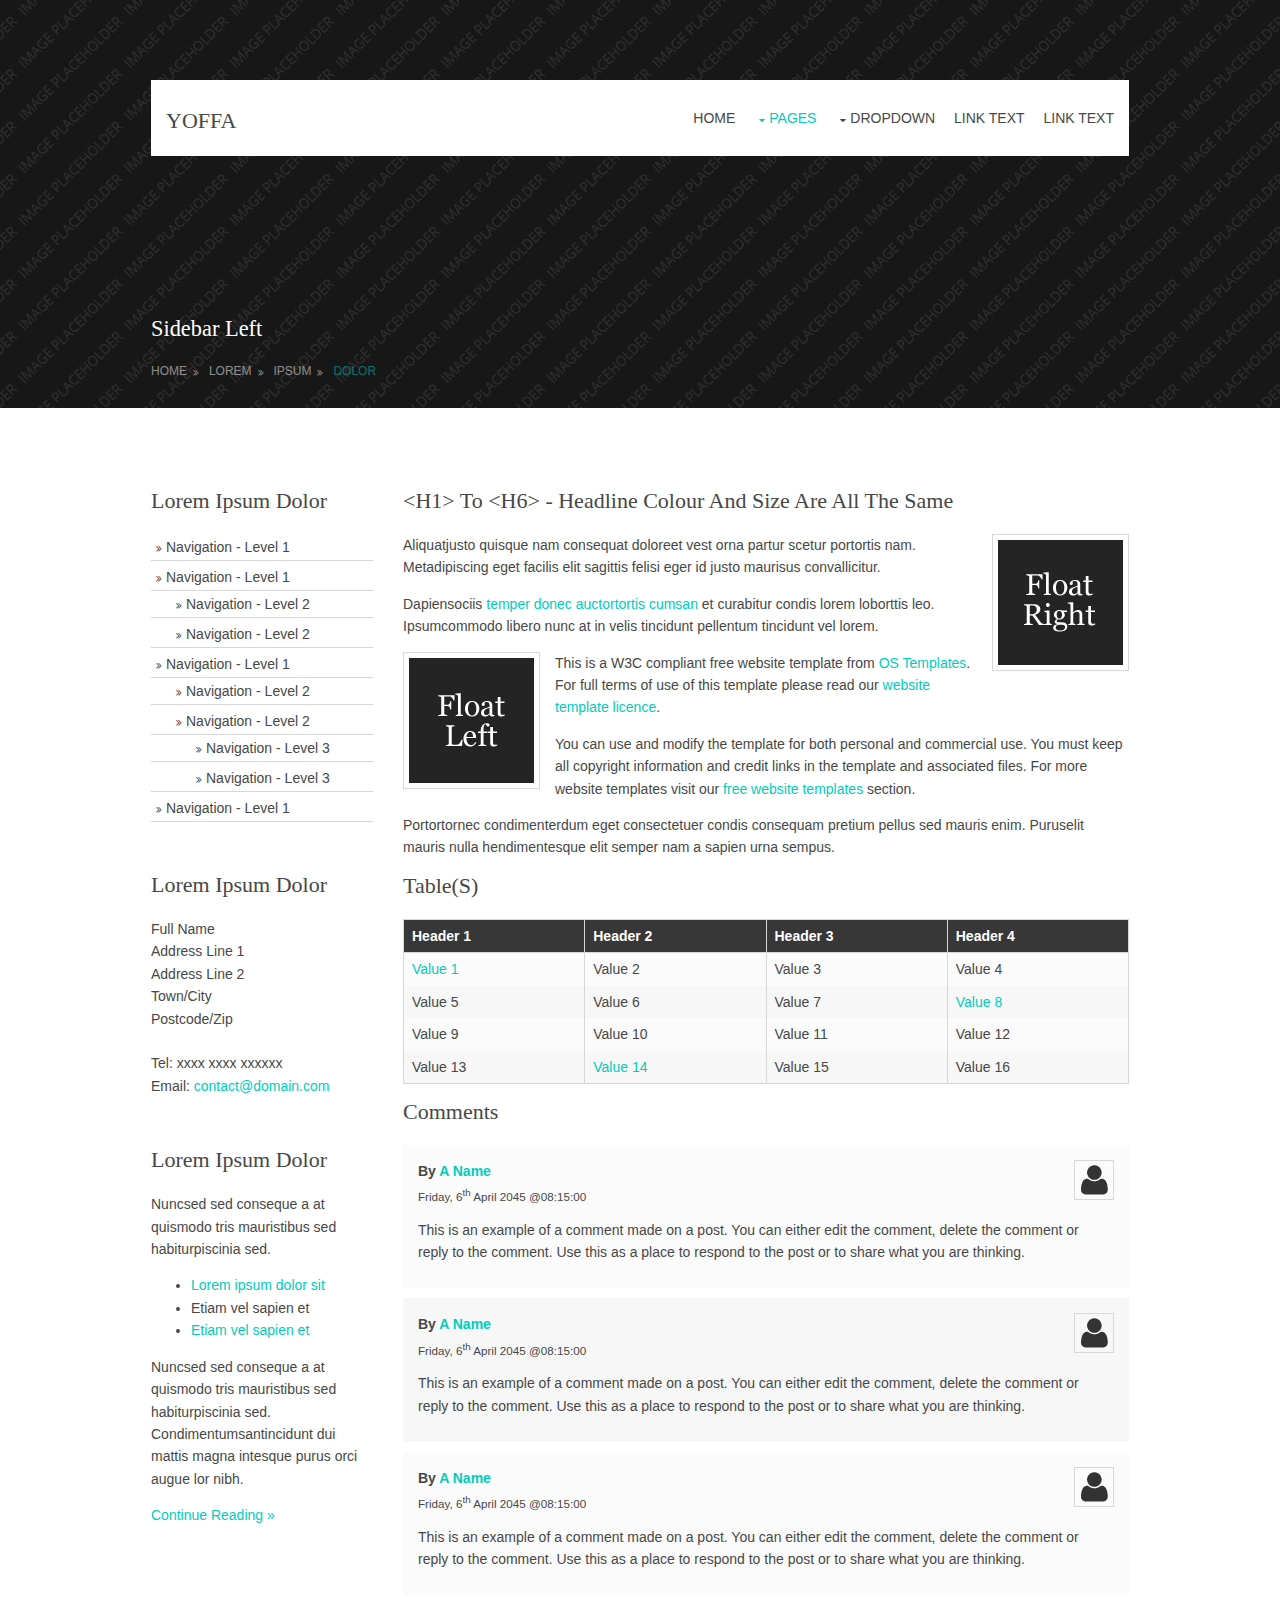
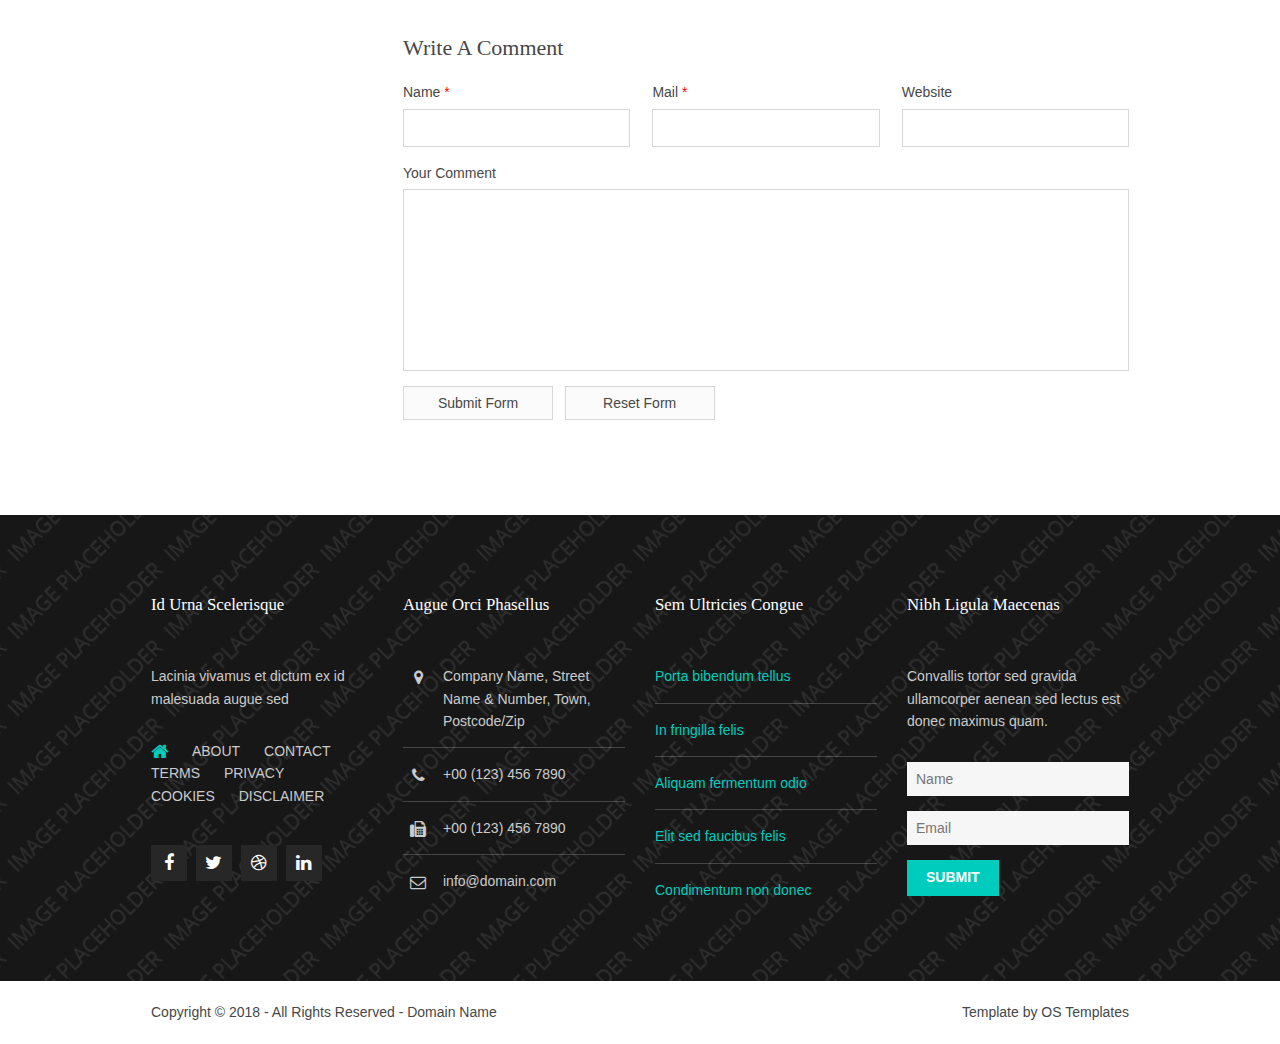
<file: pages/sidebar-left.html>
<!DOCTYPE html>
<!--
Template Name: Yoffa
Author: <a href="https://www.os-templates.com/">OS Templates</a>
Author URI: https://www.os-templates.com/
Licence: Free to use under our free template licence terms
Licence URI: https://www.os-templates.com/template-terms
-->
<html lang="">
<!-- To declare your language - read more here: https://www.w3.org/International/questions/qa-html-language-declarations -->
<head>
<title>Yoffa | Pages | Sidebar Left</title>
<meta charset="utf-8">
<meta name="viewport" content="width=device-width, initial-scale=1.0, maximum-scale=1.0, user-scalable=no">
<link href="../layout/styles/layout.css" rel="stylesheet" type="text/css" media="all">
</head>
<body id="top">
<!-- ################################################################################################ -->
<!-- ################################################################################################ -->
<!-- ################################################################################################ -->
<!-- Top Background Image Wrapper -->
<div class="topspacer bgded overlay" style="background-image:url('../images/demo/backgrounds/01.png');"> 
  <!-- ################################################################################################ -->
  <div class="wrapper row1">
    <header id="header" class="hoc clear"> 
      <!-- ################################################################################################ -->
      <div id="logo" class="fl_left">
        <h1><a href="../index.html">Yoffa</a></h1>
      </div>
      <!-- ################################################################################################ -->
      <nav id="mainav" class="fl_right">
        <ul class="clear">
          <li><a href="../index.html">Home</a></li>
          <li class="active"><a class="drop" href="#">Pages</a>
            <ul>
              <li><a href="gallery.html">Gallery</a></li>
              <li><a href="full-width.html">Full Width</a></li>
              <li class="active"><a href="sidebar-left.html">Sidebar Left</a></li>
              <li><a href="sidebar-right.html">Sidebar Right</a></li>
              <li><a href="basic-grid.html">Basic Grid</a></li>
            </ul>
          </li>
          <li><a class="drop" href="#">Dropdown</a>
            <ul>
              <li><a href="#">Level 2</a></li>
              <li><a class="drop" href="#">Level 2 + Drop</a>
                <ul>
                  <li><a href="#">Level 3</a></li>
                  <li><a href="#">Level 3</a></li>
                  <li><a href="#">Level 3</a></li>
                </ul>
              </li>
              <li><a href="#">Level 2</a></li>
            </ul>
          </li>
          <li><a href="#">Link Text</a></li>
          <li><a href="#">Link Text</a></li>
        </ul>
      </nav>
    </header>
    <!-- ################################################################################################ -->
  </div>
  <!-- ################################################################################################ -->
  <!-- ################################################################################################ -->
  <!-- ################################################################################################ -->
  <div id="breadcrumb" class="hoc clear"> 
    <!-- ################################################################################################ -->
    <h6 class="heading">Sidebar Left</h6>
    <ul>
      <li><a href="#">Home</a></li>
      <li><a href="#">Lorem</a></li>
      <li><a href="#">Ipsum</a></li>
      <li><a href="#">Dolor</a></li>
    </ul>
    <!-- ################################################################################################ -->
  </div>
  <!-- ################################################################################################ -->
</div>
<!-- End Top Background Image Wrapper -->
<!-- ################################################################################################ -->
<!-- ################################################################################################ -->
<!-- ################################################################################################ -->
<div class="wrapper row3">
  <main class="hoc container clear"> 
    <!-- main body -->
    <!-- ################################################################################################ -->
    <div class="sidebar one_quarter first"> 
      <!-- ################################################################################################ -->
      <h6>Lorem ipsum dolor</h6>
      <nav class="sdb_holder">
        <ul>
          <li><a href="#">Navigation - Level 1</a></li>
          <li><a href="#">Navigation - Level 1</a>
            <ul>
              <li><a href="#">Navigation - Level 2</a></li>
              <li><a href="#">Navigation - Level 2</a></li>
            </ul>
          </li>
          <li><a href="#">Navigation - Level 1</a>
            <ul>
              <li><a href="#">Navigation - Level 2</a></li>
              <li><a href="#">Navigation - Level 2</a>
                <ul>
                  <li><a href="#">Navigation - Level 3</a></li>
                  <li><a href="#">Navigation - Level 3</a></li>
                </ul>
              </li>
            </ul>
          </li>
          <li><a href="#">Navigation - Level 1</a></li>
        </ul>
      </nav>
      <div class="sdb_holder">
        <h6>Lorem ipsum dolor</h6>
        <address>
        Full Name<br>
        Address Line 1<br>
        Address Line 2<br>
        Town/City<br>
        Postcode/Zip<br>
        <br>
        Tel: xxxx xxxx xxxxxx<br>
        Email: <a href="#">contact@domain.com</a>
        </address>
      </div>
      <div class="sdb_holder">
        <article>
          <h6>Lorem ipsum dolor</h6>
          <p>Nuncsed sed conseque a at quismodo tris mauristibus sed habiturpiscinia sed.</p>
          <ul>
            <li><a href="#">Lorem ipsum dolor sit</a></li>
            <li>Etiam vel sapien et</li>
            <li><a href="#">Etiam vel sapien et</a></li>
          </ul>
          <p>Nuncsed sed conseque a at quismodo tris mauristibus sed habiturpiscinia sed. Condimentumsantincidunt dui mattis magna intesque purus orci augue lor nibh.</p>
          <p class="more"><a href="#">Continue Reading &raquo;</a></p>
        </article>
      </div>
      <!-- ################################################################################################ -->
    </div>
    <!-- ################################################################################################ -->
    <!-- ################################################################################################ -->
    <div class="content three_quarter"> 
      <!-- ################################################################################################ -->
      <h1>&lt;h1&gt; to &lt;h6&gt; - Headline Colour and Size Are All The Same</h1>
      <img class="imgr borderedbox inspace-5" src="../images/demo/imgr.gif" alt="">
      <p>Aliquatjusto quisque nam consequat doloreet vest orna partur scetur portortis nam. Metadipiscing eget facilis elit sagittis felisi eger id justo maurisus convallicitur.</p>
      <p>Dapiensociis <a href="#">temper donec auctortortis cumsan</a> et curabitur condis lorem loborttis leo. Ipsumcommodo libero nunc at in velis tincidunt pellentum tincidunt vel lorem.</p>
      <img class="imgl borderedbox inspace-5" src="../images/demo/imgl.gif" alt="">
      <p>This is a W3C compliant free website template from <a href="https://www.os-templates.com/" title="Free Website Templates">OS Templates</a>. For full terms of use of this template please read our <a href="https://www.os-templates.com/template-terms">website template licence</a>.</p>
      <p>You can use and modify the template for both personal and commercial use. You must keep all copyright information and credit links in the template and associated files. For more website templates visit our <a href="https://www.os-templates.com/">free website templates</a> section.</p>
      <p>Portortornec condimenterdum eget consectetuer condis consequam pretium pellus sed mauris enim. Puruselit mauris nulla hendimentesque elit semper nam a sapien urna sempus.</p>
      <h1>Table(s)</h1>
      <div class="scrollable">
        <table>
          <thead>
            <tr>
              <th>Header 1</th>
              <th>Header 2</th>
              <th>Header 3</th>
              <th>Header 4</th>
            </tr>
          </thead>
          <tbody>
            <tr>
              <td><a href="#">Value 1</a></td>
              <td>Value 2</td>
              <td>Value 3</td>
              <td>Value 4</td>
            </tr>
            <tr>
              <td>Value 5</td>
              <td>Value 6</td>
              <td>Value 7</td>
              <td><a href="#">Value 8</a></td>
            </tr>
            <tr>
              <td>Value 9</td>
              <td>Value 10</td>
              <td>Value 11</td>
              <td>Value 12</td>
            </tr>
            <tr>
              <td>Value 13</td>
              <td><a href="#">Value 14</a></td>
              <td>Value 15</td>
              <td>Value 16</td>
            </tr>
          </tbody>
        </table>
      </div>
      <div id="comments">
        <h2>Comments</h2>
        <ul>
          <li>
            <article>
              <header>
                <figure class="avatar"><img src="../images/demo/avatar.png" alt=""></figure>
                <address>
                By <a href="#">A Name</a>
                </address>
                <time datetime="2045-04-06T08:15+00:00">Friday, 6<sup>th</sup> April 2045 @08:15:00</time>
              </header>
              <div class="comcont">
                <p>This is an example of a comment made on a post. You can either edit the comment, delete the comment or reply to the comment. Use this as a place to respond to the post or to share what you are thinking.</p>
              </div>
            </article>
          </li>
          <li>
            <article>
              <header>
                <figure class="avatar"><img src="../images/demo/avatar.png" alt=""></figure>
                <address>
                By <a href="#">A Name</a>
                </address>
                <time datetime="2045-04-06T08:15+00:00">Friday, 6<sup>th</sup> April 2045 @08:15:00</time>
              </header>
              <div class="comcont">
                <p>This is an example of a comment made on a post. You can either edit the comment, delete the comment or reply to the comment. Use this as a place to respond to the post or to share what you are thinking.</p>
              </div>
            </article>
          </li>
          <li>
            <article>
              <header>
                <figure class="avatar"><img src="../images/demo/avatar.png" alt=""></figure>
                <address>
                By <a href="#">A Name</a>
                </address>
                <time datetime="2045-04-06T08:15+00:00">Friday, 6<sup>th</sup> April 2045 @08:15:00</time>
              </header>
              <div class="comcont">
                <p>This is an example of a comment made on a post. You can either edit the comment, delete the comment or reply to the comment. Use this as a place to respond to the post or to share what you are thinking.</p>
              </div>
            </article>
          </li>
        </ul>
        <h2>Write A Comment</h2>
        <form action="#" method="post">
          <div class="one_third first">
            <label for="name">Name <span>*</span></label>
            <input type="text" name="name" id="name" value="" size="22" required>
          </div>
          <div class="one_third">
            <label for="email">Mail <span>*</span></label>
            <input type="email" name="email" id="email" value="" size="22" required>
          </div>
          <div class="one_third">
            <label for="url">Website</label>
            <input type="url" name="url" id="url" value="" size="22">
          </div>
          <div class="block clear">
            <label for="comment">Your Comment</label>
            <textarea name="comment" id="comment" cols="25" rows="10"></textarea>
          </div>
          <div>
            <input type="submit" name="submit" value="Submit Form">
            &nbsp;
            <input type="reset" name="reset" value="Reset Form">
          </div>
        </form>
      </div>
      <!-- ################################################################################################ -->
    </div>
    <!-- ################################################################################################ -->
    <!-- / main body -->
    <div class="clear"></div>
  </main>
</div>
<!-- ################################################################################################ -->
<!-- ################################################################################################ -->
<!-- ################################################################################################ -->
<div class="wrapper row4 bgded overlay" style="background-image:url('../images/demo/backgrounds/03.png');">
  <footer id="footer" class="hoc clear"> 
    <!-- ################################################################################################ -->
    <div class="one_quarter first">
      <h6 class="heading">Id urna scelerisque</h6>
      <p class="btmspace-30">Lacinia vivamus et dictum ex id malesuada augue sed</p>
      <nav class="btmspace-30">
        <ul class="nospace">
          <li><a href="../index.html"><i class="fa fa-lg fa-home"></i></a></li>
          <li><a href="#">About</a></li>
          <li><a href="#">Contact</a></li>
          <li><a href="#">Terms</a></li>
          <li><a href="#">Privacy</a></li>
          <li><a href="#">Cookies</a></li>
          <li><a href="#">Disclaimer</a></li>
        </ul>
      </nav>
      <ul class="faico clear">
        <li><a class="faicon-facebook" href="#"><i class="fa fa-facebook"></i></a></li>
        <li><a class="faicon-twitter" href="#"><i class="fa fa-twitter"></i></a></li>
        <li><a class="faicon-dribble" href="#"><i class="fa fa-dribbble"></i></a></li>
        <li><a class="faicon-linkedin" href="#"><i class="fa fa-linkedin"></i></a></li>
      </ul>
    </div>
    <div class="one_quarter">
      <h6 class="heading">Augue orci phasellus</h6>
      <ul class="nospace linklist contact">
        <li><i class="fa fa-map-marker"></i>
          <address>
          Company Name, Street Name &amp; Number, Town, Postcode/Zip
          </address>
        </li>
        <li><i class="fa fa-phone"></i> +00 (123) 456 7890</li>
        <li><i class="fa fa-fax"></i> +00 (123) 456 7890</li>
        <li><i class="fa fa-envelope-o"></i> info@domain.com</li>
      </ul>
    </div>
    <div class="one_quarter">
      <h6 class="heading">Sem ultricies congue</h6>
      <ul class="nospace linklist">
        <li><a href="#">Porta bibendum tellus</a></li>
        <li><a href="#">In fringilla felis</a></li>
        <li><a href="#">Aliquam fermentum odio</a></li>
        <li><a href="#">Elit sed faucibus felis</a></li>
        <li><a href="#">Condimentum non donec</a></li>
      </ul>
    </div>
    <div class="one_quarter">
      <h6 class="heading">Nibh ligula maecenas</h6>
      <p class="btmspace-30">Convallis tortor sed gravida ullamcorper aenean sed lectus est donec maximus quam.</p>
      <form method="post" action="#">
        <fieldset>
          <legend>Newsletter:</legend>
          <input class="btmspace-15" type="text" value="" placeholder="Name">
          <input class="btmspace-15" type="text" value="" placeholder="Email">
          <button type="submit" value="submit">Submit</button>
        </fieldset>
      </form>
    </div>
    <!-- ################################################################################################ -->
  </footer>
</div>
<!-- ################################################################################################ -->
<!-- ################################################################################################ -->
<!-- ################################################################################################ -->
<div class="wrapper row5">
  <div id="copyright" class="hoc clear"> 
    <!-- ################################################################################################ -->
    <p class="fl_left">Copyright &copy; 2018 - All Rights Reserved - <a href="#">Domain Name</a></p>
    <p class="fl_right">Template by <a target="_blank" href="https://www.os-templates.com/" title="Free Website Templates">OS Templates</a></p>
    <!-- ################################################################################################ -->
  </div>
</div>
<!-- ################################################################################################ -->
<!-- ################################################################################################ -->
<!-- ################################################################################################ -->
<a id="backtotop" href="#top"><i class="fa fa-chevron-up"></i></a>
<!-- JAVASCRIPTS -->
<script src="../layout/scripts/jquery.min.js"></script>
<script src="../layout/scripts/jquery.backtotop.js"></script>
<script src="../layout/scripts/jquery.mobilemenu.js"></script>
</body>
</html>
</file>
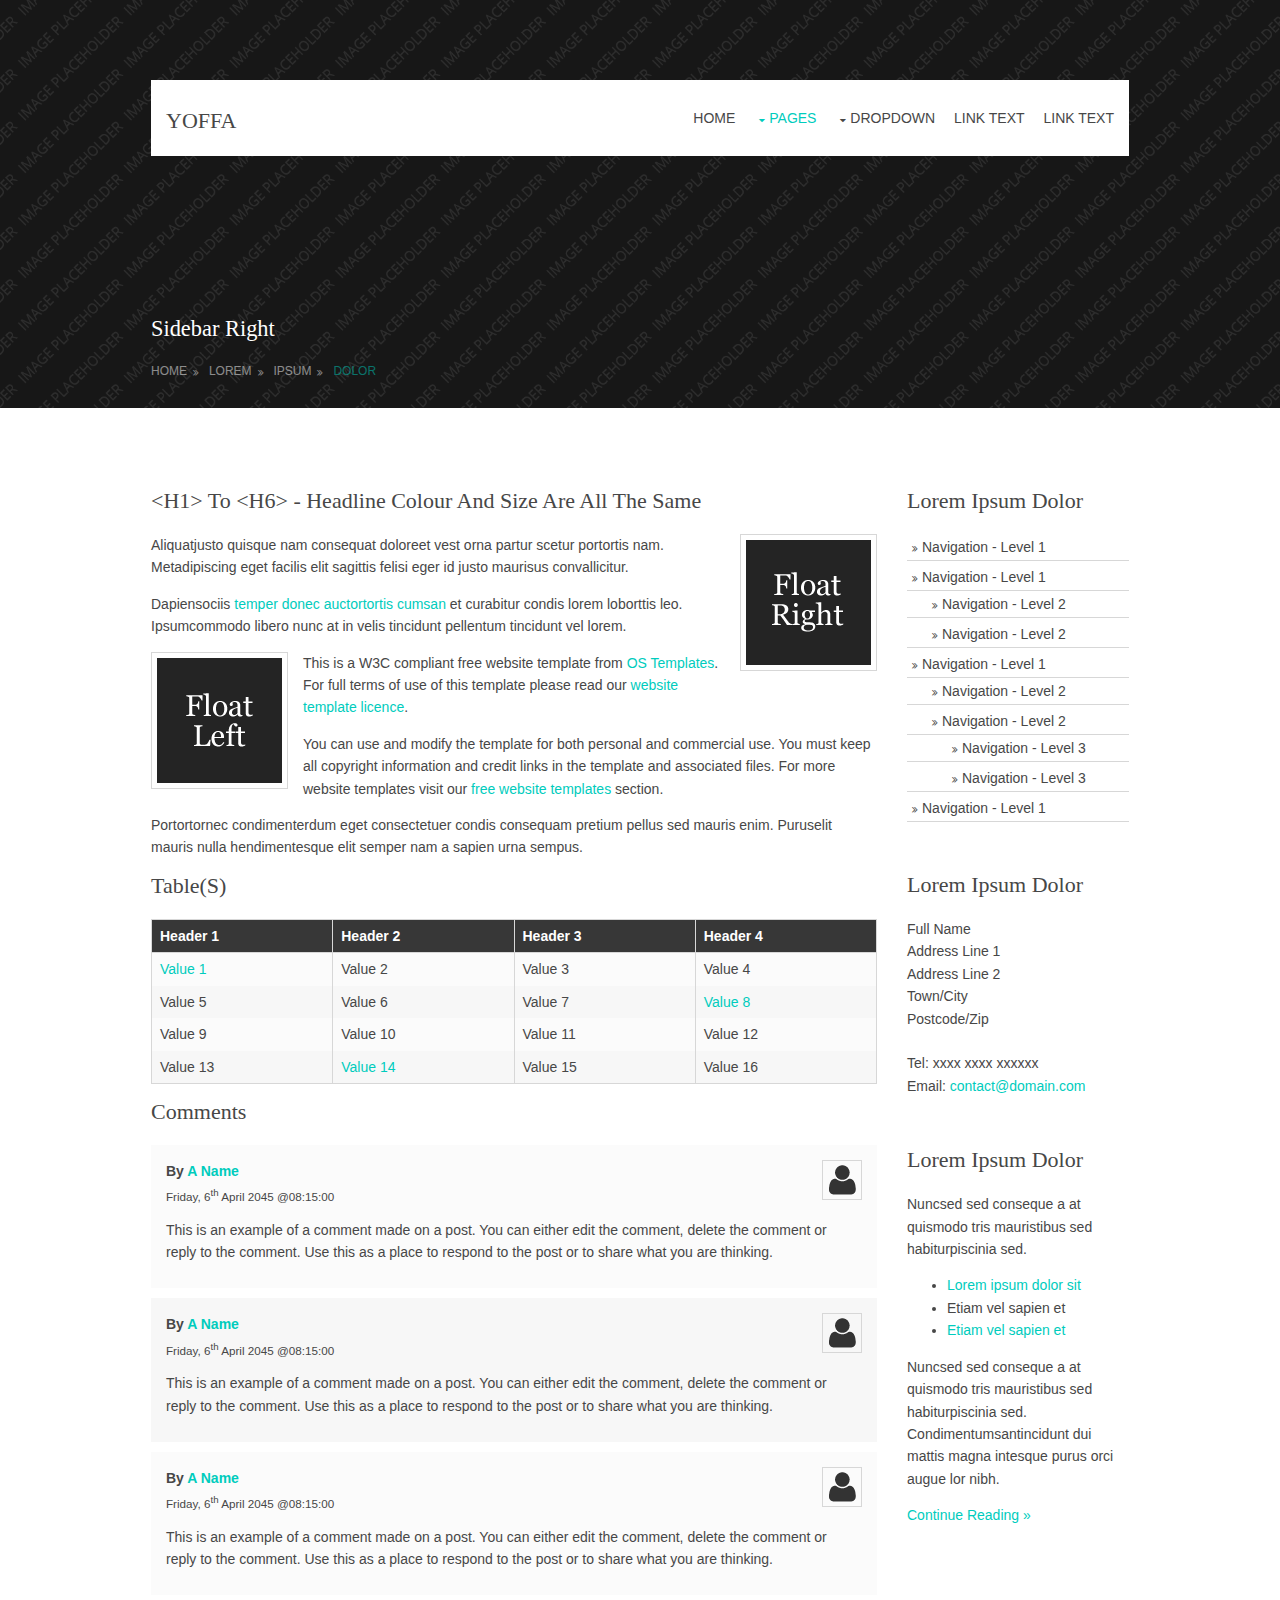
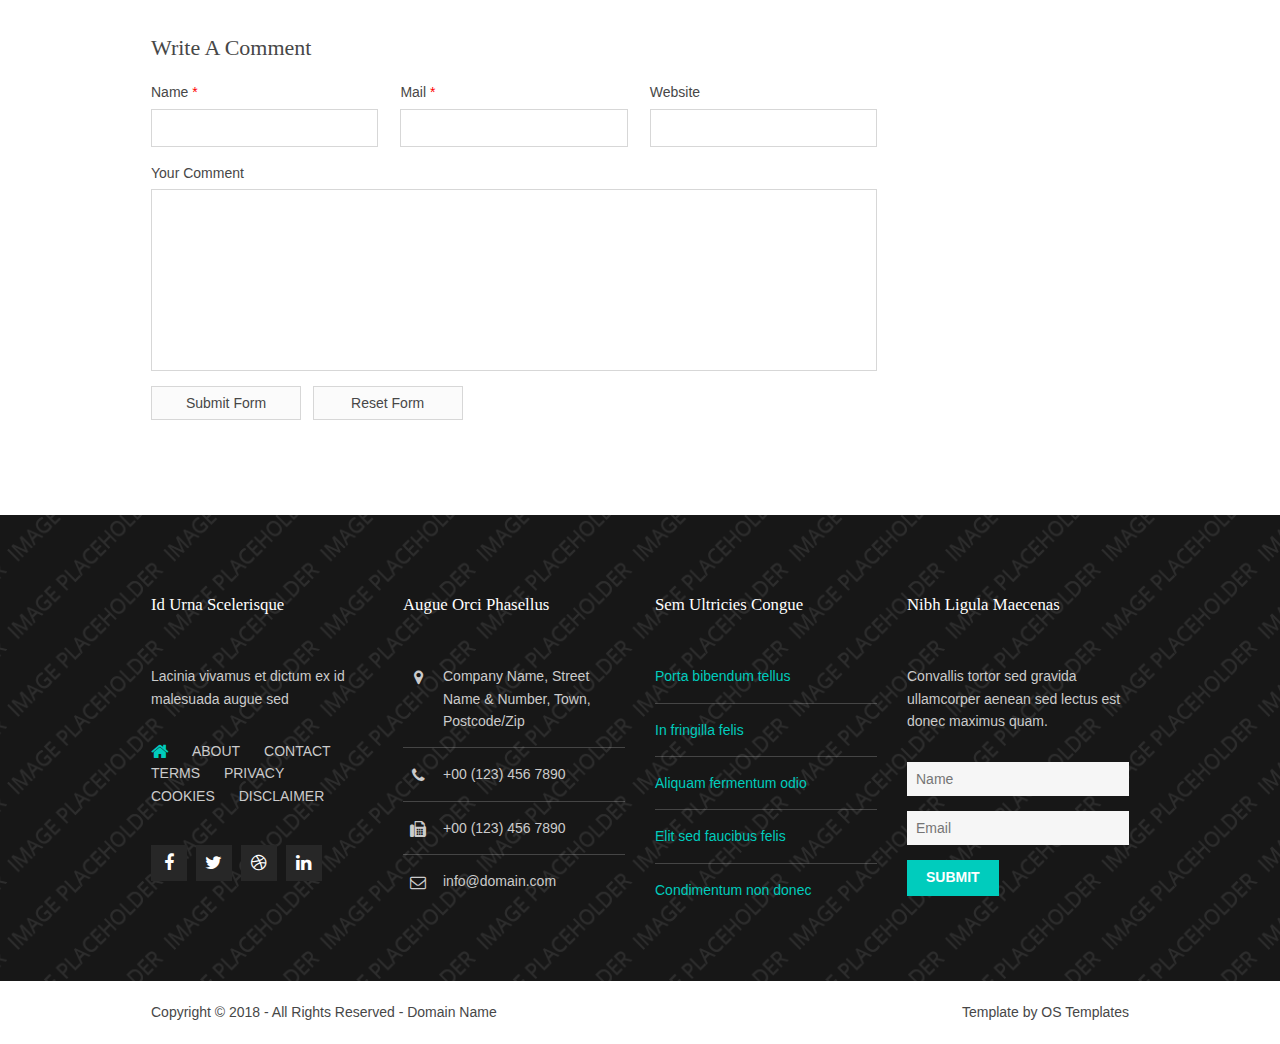
<file: pages/sidebar-right.html>
<!DOCTYPE html>
<!--
Template Name: Yoffa
Author: <a href="https://www.os-templates.com/">OS Templates</a>
Author URI: https://www.os-templates.com/
Licence: Free to use under our free template licence terms
Licence URI: https://www.os-templates.com/template-terms
-->
<html lang="">
<!-- To declare your language - read more here: https://www.w3.org/International/questions/qa-html-language-declarations -->
<head>
<title>Yoffa | Pages | Sidebar Right</title>
<meta charset="utf-8">
<meta name="viewport" content="width=device-width, initial-scale=1.0, maximum-scale=1.0, user-scalable=no">
<link href="../layout/styles/layout.css" rel="stylesheet" type="text/css" media="all">
</head>
<body id="top">
<!-- ################################################################################################ -->
<!-- ################################################################################################ -->
<!-- ################################################################################################ -->
<!-- Top Background Image Wrapper -->
<div class="topspacer bgded overlay" style="background-image:url('../images/demo/backgrounds/01.png');"> 
  <!-- ################################################################################################ -->
  <div class="wrapper row1">
    <header id="header" class="hoc clear"> 
      <!-- ################################################################################################ -->
      <div id="logo" class="fl_left">
        <h1><a href="../index.html">Yoffa</a></h1>
      </div>
      <!-- ################################################################################################ -->
      <nav id="mainav" class="fl_right">
        <ul class="clear">
          <li><a href="../index.html">Home</a></li>
          <li class="active"><a class="drop" href="#">Pages</a>
            <ul>
              <li><a href="gallery.html">Gallery</a></li>
              <li><a href="full-width.html">Full Width</a></li>
              <li><a href="sidebar-left.html">Sidebar Left</a></li>
              <li class="active"><a href="sidebar-right.html">Sidebar Right</a></li>
              <li><a href="basic-grid.html">Basic Grid</a></li>
            </ul>
          </li>
          <li><a class="drop" href="#">Dropdown</a>
            <ul>
              <li><a href="#">Level 2</a></li>
              <li><a class="drop" href="#">Level 2 + Drop</a>
                <ul>
                  <li><a href="#">Level 3</a></li>
                  <li><a href="#">Level 3</a></li>
                  <li><a href="#">Level 3</a></li>
                </ul>
              </li>
              <li><a href="#">Level 2</a></li>
            </ul>
          </li>
          <li><a href="#">Link Text</a></li>
          <li><a href="#">Link Text</a></li>
        </ul>
      </nav>
    </header>
    <!-- ################################################################################################ -->
  </div>
  <!-- ################################################################################################ -->
  <!-- ################################################################################################ -->
  <!-- ################################################################################################ -->
  <div id="breadcrumb" class="hoc clear"> 
    <!-- ################################################################################################ -->
    <h6 class="heading">Sidebar Right</h6>
    <ul>
      <li><a href="#">Home</a></li>
      <li><a href="#">Lorem</a></li>
      <li><a href="#">Ipsum</a></li>
      <li><a href="#">Dolor</a></li>
    </ul>
    <!-- ################################################################################################ -->
  </div>
  <!-- ################################################################################################ -->
</div>
<!-- End Top Background Image Wrapper -->
<!-- ################################################################################################ -->
<!-- ################################################################################################ -->
<!-- ################################################################################################ -->
<div class="wrapper row3">
  <main class="hoc container clear"> 
    <!-- main body -->
    <!-- ################################################################################################ -->
    <div class="content three_quarter first"> 
      <!-- ################################################################################################ -->
      <h1>&lt;h1&gt; to &lt;h6&gt; - Headline Colour and Size Are All The Same</h1>
      <img class="imgr borderedbox inspace-5" src="../images/demo/imgr.gif" alt="">
      <p>Aliquatjusto quisque nam consequat doloreet vest orna partur scetur portortis nam. Metadipiscing eget facilis elit sagittis felisi eger id justo maurisus convallicitur.</p>
      <p>Dapiensociis <a href="#">temper donec auctortortis cumsan</a> et curabitur condis lorem loborttis leo. Ipsumcommodo libero nunc at in velis tincidunt pellentum tincidunt vel lorem.</p>
      <img class="imgl borderedbox inspace-5" src="../images/demo/imgl.gif" alt="">
      <p>This is a W3C compliant free website template from <a href="https://www.os-templates.com/" title="Free Website Templates">OS Templates</a>. For full terms of use of this template please read our <a href="https://www.os-templates.com/template-terms">website template licence</a>.</p>
      <p>You can use and modify the template for both personal and commercial use. You must keep all copyright information and credit links in the template and associated files. For more website templates visit our <a href="https://www.os-templates.com/">free website templates</a> section.</p>
      <p>Portortornec condimenterdum eget consectetuer condis consequam pretium pellus sed mauris enim. Puruselit mauris nulla hendimentesque elit semper nam a sapien urna sempus.</p>
      <h1>Table(s)</h1>
      <div class="scrollable">
        <table>
          <thead>
            <tr>
              <th>Header 1</th>
              <th>Header 2</th>
              <th>Header 3</th>
              <th>Header 4</th>
            </tr>
          </thead>
          <tbody>
            <tr>
              <td><a href="#">Value 1</a></td>
              <td>Value 2</td>
              <td>Value 3</td>
              <td>Value 4</td>
            </tr>
            <tr>
              <td>Value 5</td>
              <td>Value 6</td>
              <td>Value 7</td>
              <td><a href="#">Value 8</a></td>
            </tr>
            <tr>
              <td>Value 9</td>
              <td>Value 10</td>
              <td>Value 11</td>
              <td>Value 12</td>
            </tr>
            <tr>
              <td>Value 13</td>
              <td><a href="#">Value 14</a></td>
              <td>Value 15</td>
              <td>Value 16</td>
            </tr>
          </tbody>
        </table>
      </div>
      <div id="comments">
        <h2>Comments</h2>
        <ul>
          <li>
            <article>
              <header>
                <figure class="avatar"><img src="../images/demo/avatar.png" alt=""></figure>
                <address>
                By <a href="#">A Name</a>
                </address>
                <time datetime="2045-04-06T08:15+00:00">Friday, 6<sup>th</sup> April 2045 @08:15:00</time>
              </header>
              <div class="comcont">
                <p>This is an example of a comment made on a post. You can either edit the comment, delete the comment or reply to the comment. Use this as a place to respond to the post or to share what you are thinking.</p>
              </div>
            </article>
          </li>
          <li>
            <article>
              <header>
                <figure class="avatar"><img src="../images/demo/avatar.png" alt=""></figure>
                <address>
                By <a href="#">A Name</a>
                </address>
                <time datetime="2045-04-06T08:15+00:00">Friday, 6<sup>th</sup> April 2045 @08:15:00</time>
              </header>
              <div class="comcont">
                <p>This is an example of a comment made on a post. You can either edit the comment, delete the comment or reply to the comment. Use this as a place to respond to the post or to share what you are thinking.</p>
              </div>
            </article>
          </li>
          <li>
            <article>
              <header>
                <figure class="avatar"><img src="../images/demo/avatar.png" alt=""></figure>
                <address>
                By <a href="#">A Name</a>
                </address>
                <time datetime="2045-04-06T08:15+00:00">Friday, 6<sup>th</sup> April 2045 @08:15:00</time>
              </header>
              <div class="comcont">
                <p>This is an example of a comment made on a post. You can either edit the comment, delete the comment or reply to the comment. Use this as a place to respond to the post or to share what you are thinking.</p>
              </div>
            </article>
          </li>
        </ul>
        <h2>Write A Comment</h2>
        <form action="#" method="post">
          <div class="one_third first">
            <label for="name">Name <span>*</span></label>
            <input type="text" name="name" id="name" value="" size="22" required>
          </div>
          <div class="one_third">
            <label for="email">Mail <span>*</span></label>
            <input type="email" name="email" id="email" value="" size="22" required>
          </div>
          <div class="one_third">
            <label for="url">Website</label>
            <input type="url" name="url" id="url" value="" size="22">
          </div>
          <div class="block clear">
            <label for="comment">Your Comment</label>
            <textarea name="comment" id="comment" cols="25" rows="10"></textarea>
          </div>
          <div>
            <input type="submit" name="submit" value="Submit Form">
            &nbsp;
            <input type="reset" name="reset" value="Reset Form">
          </div>
        </form>
      </div>
      <!-- ################################################################################################ -->
    </div>
    <!-- ################################################################################################ -->
    <!-- ################################################################################################ -->
    <div class="sidebar one_quarter"> 
      <!-- ################################################################################################ -->
      <h6>Lorem ipsum dolor</h6>
      <nav class="sdb_holder">
        <ul>
          <li><a href="#">Navigation - Level 1</a></li>
          <li><a href="#">Navigation - Level 1</a>
            <ul>
              <li><a href="#">Navigation - Level 2</a></li>
              <li><a href="#">Navigation - Level 2</a></li>
            </ul>
          </li>
          <li><a href="#">Navigation - Level 1</a>
            <ul>
              <li><a href="#">Navigation - Level 2</a></li>
              <li><a href="#">Navigation - Level 2</a>
                <ul>
                  <li><a href="#">Navigation - Level 3</a></li>
                  <li><a href="#">Navigation - Level 3</a></li>
                </ul>
              </li>
            </ul>
          </li>
          <li><a href="#">Navigation - Level 1</a></li>
        </ul>
      </nav>
      <div class="sdb_holder">
        <h6>Lorem ipsum dolor</h6>
        <address>
        Full Name<br>
        Address Line 1<br>
        Address Line 2<br>
        Town/City<br>
        Postcode/Zip<br>
        <br>
        Tel: xxxx xxxx xxxxxx<br>
        Email: <a href="#">contact@domain.com</a>
        </address>
      </div>
      <div class="sdb_holder">
        <article>
          <h6>Lorem ipsum dolor</h6>
          <p>Nuncsed sed conseque a at quismodo tris mauristibus sed habiturpiscinia sed.</p>
          <ul>
            <li><a href="#">Lorem ipsum dolor sit</a></li>
            <li>Etiam vel sapien et</li>
            <li><a href="#">Etiam vel sapien et</a></li>
          </ul>
          <p>Nuncsed sed conseque a at quismodo tris mauristibus sed habiturpiscinia sed. Condimentumsantincidunt dui mattis magna intesque purus orci augue lor nibh.</p>
          <p class="more"><a href="#">Continue Reading &raquo;</a></p>
        </article>
      </div>
      <!-- ################################################################################################ -->
    </div>
    <!-- ################################################################################################ -->
    <!-- / main body -->
    <div class="clear"></div>
  </main>
</div>
<!-- ################################################################################################ -->
<!-- ################################################################################################ -->
<!-- ################################################################################################ -->
<div class="wrapper row4 bgded overlay" style="background-image:url('../images/demo/backgrounds/03.png');">
  <footer id="footer" class="hoc clear"> 
    <!-- ################################################################################################ -->
    <div class="one_quarter first">
      <h6 class="heading">Id urna scelerisque</h6>
      <p class="btmspace-30">Lacinia vivamus et dictum ex id malesuada augue sed</p>
      <nav class="btmspace-30">
        <ul class="nospace">
          <li><a href="../index.html"><i class="fa fa-lg fa-home"></i></a></li>
          <li><a href="#">About</a></li>
          <li><a href="#">Contact</a></li>
          <li><a href="#">Terms</a></li>
          <li><a href="#">Privacy</a></li>
          <li><a href="#">Cookies</a></li>
          <li><a href="#">Disclaimer</a></li>
        </ul>
      </nav>
      <ul class="faico clear">
        <li><a class="faicon-facebook" href="#"><i class="fa fa-facebook"></i></a></li>
        <li><a class="faicon-twitter" href="#"><i class="fa fa-twitter"></i></a></li>
        <li><a class="faicon-dribble" href="#"><i class="fa fa-dribbble"></i></a></li>
        <li><a class="faicon-linkedin" href="#"><i class="fa fa-linkedin"></i></a></li>
      </ul>
    </div>
    <div class="one_quarter">
      <h6 class="heading">Augue orci phasellus</h6>
      <ul class="nospace linklist contact">
        <li><i class="fa fa-map-marker"></i>
          <address>
          Company Name, Street Name &amp; Number, Town, Postcode/Zip
          </address>
        </li>
        <li><i class="fa fa-phone"></i> +00 (123) 456 7890</li>
        <li><i class="fa fa-fax"></i> +00 (123) 456 7890</li>
        <li><i class="fa fa-envelope-o"></i> info@domain.com</li>
      </ul>
    </div>
    <div class="one_quarter">
      <h6 class="heading">Sem ultricies congue</h6>
      <ul class="nospace linklist">
        <li><a href="#">Porta bibendum tellus</a></li>
        <li><a href="#">In fringilla felis</a></li>
        <li><a href="#">Aliquam fermentum odio</a></li>
        <li><a href="#">Elit sed faucibus felis</a></li>
        <li><a href="#">Condimentum non donec</a></li>
      </ul>
    </div>
    <div class="one_quarter">
      <h6 class="heading">Nibh ligula maecenas</h6>
      <p class="btmspace-30">Convallis tortor sed gravida ullamcorper aenean sed lectus est donec maximus quam.</p>
      <form method="post" action="#">
        <fieldset>
          <legend>Newsletter:</legend>
          <input class="btmspace-15" type="text" value="" placeholder="Name">
          <input class="btmspace-15" type="text" value="" placeholder="Email">
          <button type="submit" value="submit">Submit</button>
        </fieldset>
      </form>
    </div>
    <!-- ################################################################################################ -->
  </footer>
</div>
<!-- ################################################################################################ -->
<!-- ################################################################################################ -->
<!-- ################################################################################################ -->
<div class="wrapper row5">
  <div id="copyright" class="hoc clear"> 
    <!-- ################################################################################################ -->
    <p class="fl_left">Copyright &copy; 2018 - All Rights Reserved - <a href="#">Domain Name</a></p>
    <p class="fl_right">Template by <a target="_blank" href="https://www.os-templates.com/" title="Free Website Templates">OS Templates</a></p>
    <!-- ################################################################################################ -->
  </div>
</div>
<!-- ################################################################################################ -->
<!-- ################################################################################################ -->
<!-- ################################################################################################ -->
<a id="backtotop" href="#top"><i class="fa fa-chevron-up"></i></a>
<!-- JAVASCRIPTS -->
<script src="../layout/scripts/jquery.min.js"></script>
<script src="../layout/scripts/jquery.backtotop.js"></script>
<script src="../layout/scripts/jquery.mobilemenu.js"></script>
</body>
</html>
</file>
<file: layout/styles/layout.css>
@charset "utf-8";
/*
Template Name: Yoffa
Author: <a href="https://www.os-templates.com/">OS Templates</a>
Author URI: https://www.os-templates.com/
Licence: Free to use under our free template licence terms
Licence URI: https://www.os-templates.com/template-terms
File: Layout CSS
*/

@import url("font-awesome.min.css");
@import url("custom.flexslider.css");
@import url("framework.css");

/* Rows
--------------------------------------------------------------------------------------------------------------- */
.row1, .row1 a{}
.row2, .row2 a{}
.row3, .row3 a{}
.row4, .row4 a{}
.row5, .row5 a{}


/* Header + Pageintro Wrapping Spacer
--------------------------------------------------------------------------------------------------------------- */
.topspacer{padding:80px 0 0;}


/* Header
--------------------------------------------------------------------------------------------------------------- */
#header{padding:0 15px;}

#header #logo{margin:28px 0 0 0;}
#header #logo h1{margin:0; padding:0; font-size:22px; text-transform:uppercase;}


/* Page Intro
--------------------------------------------------------------------------------------------------------------- */
#pageintro{padding:180px 0;}

#pageintro article{max-width:65%; margin:0 auto; text-align:center;}
#pageintro article *{text-transform:uppercase;}
#pageintro article .heading{margin:0 0 30px 0; padding:0; line-height:1; font-size:38px;}
#pageintro article p{margin:0;}
#pageintro article p:first-of-type{margin-bottom:20px; font-size:16px; letter-spacing:5px;}
#pageintro article footer{margin-top:50px;}


/* Intro Blocks
--------------------------------------------------------------------------------------------------------------- */
#introblocks{}

#introblocks ul{display:table; width:100%; height:100%; border:none;}
#introblocks ul li{display:table-cell; width:33.33333333333333%; height:100%; padding:5% 2%; border:solid; border-collapse:collapse; border-width:0 1px 0 0;}
#introblocks ul li:last-child{border:0;}
#introblocks ul li *{margin:0; padding:0; line-height:normal;}
#introblocks ul li div{position:relative; padding-left:65px; word-wrap:break-word;}
#introblocks ul li div i{display:block; position:absolute; top:-2px; left:0; width:50px; font-size:46px; line-height:1;}
#introblocks ul li div .heading{font-size:1.2rem;}


/* Content Area
--------------------------------------------------------------------------------------------------------------- */
.container{padding:80px 0;}

/* Content */
.container .content{}

.sectiontitle{margin-bottom:50px;}
.sectiontitle *{margin:0;}

.intro{}
.intro article{max-width:320px;}
.intro article .heading{font-size:1.2rem;}
.intro article .excerpt{padding:20px;}
.intro article .excerpt *{margin:0 0 10px 0;}
.intro article .excerpt footer{margin:0;}

.cta{}
.cta footer{margin-bottom:0;}/* Used when elements stack in small viewports */

/* Comments */
#comments ul{margin:0 0 40px 0; padding:0; list-style:none;}
#comments li{margin:0 0 10px 0; padding:15px;}
#comments .avatar{float:right; margin:0 0 10px 10px; padding:3px; border:1px solid;}
#comments address{font-weight:bold;}
#comments time{font-size:smaller;}
#comments .comcont{display:block; margin:0; padding:0;}
#comments .comcont p{margin:10px 5px 10px 0; padding:0;}

#comments form{display:block; width:100%;}
#comments input, #comments textarea{width:100%; padding:10px; border:1px solid;}
#comments textarea{overflow:auto;}
#comments div{margin-bottom:15px;}
#comments input[type="submit"], #comments input[type="reset"]{display:inline-block; width:auto; min-width:150px; margin:0; padding:8px 5px; cursor:pointer;}

/* Sidebar */
.container .sidebar{}

.sidebar .sdb_holder{margin-bottom:50px;}
.sidebar .sdb_holder:last-child{margin-bottom:0;}


/* Footer
--------------------------------------------------------------------------------------------------------------- */
#footer{padding:80px 0;}

#footer .heading{margin-bottom:50px; font-size:1.2rem;}

#footer nav{text-transform:uppercase;}
#footer nav ul li{display:inline-block; margin-right:20px;}
#footer nav ul li:last-child{margin-right:0;}

#footer .linklist li{display:block; margin-bottom:15px; padding:0 0 15px 0; border-bottom:1px solid;}
#footer .linklist li:last-child{margin:0; padding:0; border:none;}
#footer .linklist li::before, #footer .linklist li::after{display:table; content:"";}
#footer .linklist li, #footer .linklist li::after{clear:both;}

#footer .contact.linklist li, #footer .contact.linklist li:last-child{position:relative; padding-left:40px;}
#footer .contact li *{margin:0; padding:0; line-height:1.6;}
#footer .contact li i{display:block; position:absolute; top:0; left:0; width:30px; font-size:16px; text-align:center;}

#footer input, #footer button{border:1px solid;}
#footer input{display:block; width:100%; padding:8px;}
#footer button{padding:8px 18px 10px; text-transform:uppercase; font-weight:700; cursor:pointer;}


/* Copyright
--------------------------------------------------------------------------------------------------------------- */
#copyright{padding:20px 0;}
#copyright *{margin:0; padding:0;}


/* Transition Fade
This gives a smooth transition to "ALL" elements used in the layout - other than the navigation form used in mobile devices
If you don't want it to fade all elements, you have to list the ones you want to be faded individually
Delete it completely to stop fading
--------------------------------------------------------------------------------------------------------------- */
*, *::before, *::after{transition:all .3s ease-in-out;}
#mainav form *{transition:none !important;}


/* ------------------------------------------------------------------------------------------------------------ */
/* ------------------------------------------------------------------------------------------------------------ */
/* ------------------------------------------------------------------------------------------------------------ */
/* ------------------------------------------------------------------------------------------------------------ */
/* ------------------------------------------------------------------------------------------------------------ */


/* Navigation
--------------------------------------------------------------------------------------------------------------- */
nav ul, nav ol{margin:0; padding:0; list-style:none;}

#mainav, #breadcrumb, .sidebar nav{line-height:normal;}
#mainav .drop::after, #mainav li li .drop::after, #breadcrumb li a::after, .sidebar nav a::after{position:absolute; font-family:"FontAwesome"; font-size:10px; line-height:10px;}

/* Top Navigation */
#mainav{}
#mainav ul{text-transform:uppercase;}
#mainav ul ul{z-index:9999; position:absolute; width:180px; text-transform:none;}
#mainav ul ul ul{left:180px; top:0;}
#mainav li{display:inline-block; position:relative; margin:0 15px 0 0; padding:0;}
#mainav li:last-child{margin-right:0;}
#mainav li li{width:100%; margin:0;}
#mainav li a{display:block; padding:30px 0;}
#mainav li li a{border:solid; border-width:0 0 1px 0;}
#mainav .drop{padding-left:15px;}
#mainav li li a, #mainav li li .drop{display:block; margin:0; padding:10px 15px;}
#mainav .drop::after, #mainav li li .drop::after{content:"\f0d7";}
#mainav .drop::after{top:35px; left:5px;}
#mainav li li .drop::after{top:15px; left:5px;}
#mainav ul ul{visibility:hidden; opacity:0;}
#mainav ul li:hover > ul{visibility:visible; opacity:1;}

#mainav form{display:none; margin:0; padding:0;}
#mainav form select, #mainav form select option{display:block; cursor:pointer; outline:none;}
#mainav form select{width:100%; padding:5px; border:1px solid;}
#mainav form select option{margin:5px; padding:0; border:none;}

/* Breadcrumb */
#breadcrumb{padding:160px 0 30px;}
#breadcrumb ul{margin:0; padding:0; list-style:none; text-transform:uppercase; opacity:.5;}
#breadcrumb:hover ul{opacity:1;}
#breadcrumb li{display:inline-block; margin:0 6px 0 0; padding:0;}
#breadcrumb li a{display:block; position:relative; margin:0; padding:0 12px 0 0; font-size:12px;}
#breadcrumb li a::after{top:3px; right:0; content:"\f101";}
#breadcrumb li:last-child a{margin:0; padding:0;}
#breadcrumb li:last-child a::after{display:none;}
#breadcrumb .heading{margin:0 0 20px 0; font-size:1.6rem;}

/* Sidebar Navigation */
.sidebar nav{display:block; width:100%;}
.sidebar nav li{margin:0 0 3px 0; padding:0;}
.sidebar nav a{display:block; position:relative; margin:0; padding:5px 10px 5px 15px; text-decoration:none; border:solid; border-width:0 0 1px 0;}
.sidebar nav a::after{top:9px; left:5px; content:"\f101";}
.sidebar nav ul ul a{padding-left:35px;}
.sidebar nav ul ul a::after{left:25px;}
.sidebar nav ul ul ul a{padding-left:55px;}
.sidebar nav ul ul ul a::after{left:45px;}

/* Pagination */
.pagination{display:block; width:100%; text-align:center; clear:both;}
.pagination li{display:inline-block; margin:0 2px 0 0;}
.pagination li:last-child{margin-right:0;}
.pagination a, .pagination strong{display:block; padding:8px 11px; border:1px solid; background-clip:padding-box; font-weight:normal;}

/* Back to Top */
#backtotop{z-index:999; display:inline-block; position:fixed; visibility:hidden; bottom:20px; right:20px; width:36px; height:36px; line-height:36px; font-size:16px; text-align:center; opacity:.2;}
#backtotop i{display:block; width:100%; height:100%; line-height:inherit;}
#backtotop.visible{visibility:visible; opacity:.5;}
#backtotop:hover{opacity:1;}


/* Tables
--------------------------------------------------------------------------------------------------------------- */
table, th, td{border:1px solid; border-collapse:collapse; vertical-align:top;}
table, th{table-layout:auto;}
table{width:100%; margin-bottom:15px;}
th, td{padding:5px 8px;}
td{border-width:0 1px;}


/* Gallery
--------------------------------------------------------------------------------------------------------------- */
#gallery{display:block; width:100%; margin-bottom:50px;}
#gallery figure figcaption{display:block; width:100%; clear:both;}
#gallery li{margin-bottom:30px;}


/* Font Awesome Social Icons
--------------------------------------------------------------------------------------------------------------- */
.faico{margin:0; padding:0; list-style:none;}
.faico li{display:inline-block; margin:8px 5px 0 0; padding:0; line-height:normal;}
.faico li:last-child{margin-right:0;}
.faico a{display:inline-block; width:36px; height:36px; line-height:36px; font-size:18px; text-align:center;}

.faico a{color:#FFFFFF; background-color:#272727;}

.faicon-dribble:hover{background-color:#EA4C89;}
.faicon-facebook:hover{background-color:#3B5998;}
.faicon-google-plus:hover{background-color:#DB4A39;}
.faicon-linkedin:hover{background-color:#0E76A8;}
.faicon-twitter:hover{background-color:#00ACEE;}
.faicon-vk:hover{background-color:#4E658E;}


/* ------------------------------------------------------------------------------------------------------------ */
/* ------------------------------------------------------------------------------------------------------------ */
/* ------------------------------------------------------------------------------------------------------------ */
/* ------------------------------------------------------------------------------------------------------------ */
/* ------------------------------------------------------------------------------------------------------------ */


/* Colours
--------------------------------------------------------------------------------------------------------------- */
body{color:#474747; background-color:#FFFFFF;}
a{color:#00CCBD;}
a:active, a:focus{background:transparent;}/* IE10 + 11 Bugfix - prevents grey background */
hr, .borderedbox{border-color:#D7D7D7;}
label span{color:#FF0000; background-color:inherit;}
input:focus, textarea:focus, *:required:focus{border-color:#00CCBD;}
.overlay{color:#FFFFFF; background-color:inherit;}
.overlay::after{color:inherit; background-color:rgba(0,0,0,.55);}

.btn, .btn.inverse:hover, a .icon.fa, a.inverse:hover .icon.fa{color:#FFFFFF; background-color:#00CCBD; border-color:#00CCBD;}
.btn:hover, .btn.inverse, a:hover .icon.fa, a.inverse .icon.fa{color:inherit; background-color:transparent; border-color:inherit;}


/* Rows */
.row1{color:#474747;}
.row2{color:#474747; background-color:#F6F6F6;}
.row3{color:#474747; background-color:#FFFFFF;}
.row4{color:#CBCBCB; background-color:#272727;}
.row5, .row5 a{color:#474747; background-color:#FFFFFF;}


/* Header */
#header{color:inherit; background-color:#FFFFFF;}
#header #logo a{color:inherit;}


/* Intro Blocks */
#introblocks{color:#FFFFFF; background:#00CCBD;}
#introblocks ul, #introblocks ul li{border-color:#FFFFFF;}


/* Content Area */
.intro article{color:inherit; background-color:#FFFFFF;}


/* Footer */
#footer .heading{color:#FFFFFF;}
#footer hr, #footer .borderedbox, #footer .linklist li{border-color:rgba(255,255,255,.2);}
#footer nav a{color:inherit;}
#footer nav li:first-child a, #footer nav a:hover{color:#00CCBD;}
#footer input, #footer button{border-color:transparent;}
#footer input{color:#474747; background-color:#F6F6F6;}
#footer input:focus{border-color:#00CCBD;}
#footer button{color:#FFFFFF; background-color:#00CCBD;}


/* Navigation */
#mainav li a{color:inherit;}
#mainav .active a, #mainav a:hover, #mainav li:hover > a{color:#00CCBD; background-color:inherit;}
#mainav li li a, #mainav .active li a{color:#FFFFFF; background-color:rgba(0,0,0,.6); border-color:rgba(0,0,0,.6);}
#mainav li li:hover > a, #mainav .active .active > a{color:#FFFFFF; background-color:#00CCBD;}
#mainav form select{color:#FFFFFF; background-color:#000000; border-color:rgba(255,255,255,.2);}

#breadcrumb a{color:inherit; background-color:inherit;}
#breadcrumb li:last-child a{color:#00CCBD;}

.container .sidebar nav a{color:inherit; border-color:#D7D7D7;}
.container .sidebar nav a:hover{color:#00CCBD;}

.pagination a, .pagination strong{border-color:#D7D7D7;}
.pagination .current *{color:#FFFFFF; background-color:#00CCBD;}

#backtotop{color:#FFFFFF; background-color:#00CCBD;}


/* Tables + Comments */
table, th, td, #comments .avatar, #comments input, #comments textarea{border-color:#D7D7D7;}
#comments input:focus, #comments textarea:focus, #comments *:required:focus{border-color:#00CCBD;}
th{color:#FFFFFF; background-color:#373737;}
tr, #comments li, #comments input[type="submit"], #comments input[type="reset"]{color:inherit; background-color:#FBFBFB;}
tr:nth-child(even), #comments li:nth-child(even){color:inherit; background-color:#F7F7F7;}
table a, #comments a{background-color:inherit;}


/* ------------------------------------------------------------------------------------------------------------ */
/* ------------------------------------------------------------------------------------------------------------ */
/* ------------------------------------------------------------------------------------------------------------ */
/* ------------------------------------------------------------------------------------------------------------ */
/* ------------------------------------------------------------------------------------------------------------ */


/* Media Queries
--------------------------------------------------------------------------------------------------------------- */
@-ms-viewport{width:device-width;}


/* Max Wrapper Width - Laptop, Desktop etc.
--------------------------------------------------------------------------------------------------------------- */
@media screen and (min-width:978px){
	.hoc{max-width:978px;}
}


/* Mobile Devices
--------------------------------------------------------------------------------------------------------------- */
@media screen and (max-width:900px){
	.hoc{max-width:90%;}

	#header{padding:20px;}
	#header #logo{margin:5px 0 0 0;}

	#mainav{}
	#mainav ul{display:none;}
	#mainav form{display:block;}

	#breadcrumb{}

	.container{}
	#comments input[type="reset"]{margin-top:10px;}
	.pagination li{display:inline-block; margin:0 5px 5px 0;}

	#footer{}

	#copyright{}
	#copyright p:first-of-type{margin-bottom:10px;}
}


@media screen and (max-width:750px){
	.imgl, .imgr{display:inline-block; float:none; margin:0 0 10px 0;}
	.fl_left, .fl_right{display:block; float:none;}
	.group .group > *:last-child, .clear .clear > *:last-child, .clear .group > *:last-child, .group .clear > *:last-child{margin-bottom:0;}/* Experimental - Needs more testing in different situations, stops double margin when stacking */
	.one_half, .one_third, .two_third, .one_quarter, .two_quarter, .three_quarter{display:block; float:none; width:auto; margin:0 0 30px 0; padding:0;}

	#header{text-align:center;}
	#header #logo{margin:0 0 15px 0;}

	#footer{padding-bottom:50px;}/* Not neccessary, just looks a little better */
}


/* Other
--------------------------------------------------------------------------------------------------------------- */
@media screen and (max-width:650px){
	.scrollable{display:block; width:100%; margin:0 0 30px 0; padding:0 0 15px 0; overflow:auto; overflow-x:scroll;}
	.scrollable table{margin:0; padding:0; white-space:nowrap;}

	.inline li{display:block; margin-bottom:10px;}
	.pushright li{margin-right:0;}

	.font-x2{font-size:1.4rem;}
	.font-x3{font-size:1.6rem;}

	#pageintro li article{max-width:none; width:100%;}
	#pageintro li .heading{font-size:2rem;}

	#introblocks ul, #introblocks ul li{display:block; width:100%; height:100%;}
	#introblocks ul li{padding:25px; border-width:0 0 1px 0;}
}
</file>
<file: isi/css/templatemo-style.css>
/*

Magazee Template

http://www.templatemo.com/tm-514-magazee

*/

body {
	font-family: 'Open Sans', Helvetica, Arial, sans-serif;
	font-size: 18px;
    color: #666666;
    background-color: #f4f4f4;
}

p, q { line-height: 1.1; }
h2 { font-size: 1.8rem; }
h1 { font-size: 0.6rem; }

.tm-site-name {
    font-size: 4rem;
}

.tm-quote {
    font-size: 1.35rem;
    font-style: italic;
}

.container {
    margin-top: 30px;
}

.tm-container-inner {
    margin: 0 auto;
    max-width: 880px;
}

.tm-section {
    background-color: white;
}

.tm-section,
.tm-section-min-h {
    min-height: 400px;
}

.tm-flex-center {
    width: 100%;
    height: 100%;
    display: flex;
    align-items: center;
    justify-content: center;
}

.tm-flex-col {
    flex-direction: column;
}

.tm-mb-30 { margin-bottom: 30px; }

.tm-align-left { align-self: left; }

.btn {
    border-radius: 0;
    text-transform: uppercase;
    padding: 12px 47px;
    font-size: 1.15rem;
}

.btn-primary {
    background: #993333;
    border-color: #993333;
}

.btn-secondary {
    background: #009999;
    border-color: #009999;
}

.btn-secondary:hover,
.btn-secondary:focus {
    background: #24d4d4;
    border-color: #24d4d4;
}

.btn-primary:focus,
.btn-primary:hover {
    background: #ec4949;
    border-color: #ec4949;
}

.tm-bg-color-primary { background-color: #993333; }
.tm-bg-color-secondary { background-color: #009999; }
.tm-bg-color-gray { background-color: #666666; }
.tm-text-color-primary { color: #993333; }
.tm-text-color-white { color: white; }
.tm-text-color-gray { color: #666666; }
.tm-font-thin { font-weight: 300; }
.tm-max-w-400 { max-width: 400px; }

.form-control::placeholder { /* Chrome, Firefox, Opera, Safari 10.1+ */
    color: #666666;
    opacity: 1; /* Firefox */
}

.form-control:-ms-input-placeholder { /* Internet Explorer 10-11 */
    color: #666666;
}

.form-control::-ms-input-placeholder { /* Microsoft Edge */
    color: #666666;
}

.tm-contact-form select,
.tm-contact-form input {
    color: #666;
}

.tm-contact-form textarea {
    height: 205px;
}

.tm-pricing-table {
    border: 1px solid #009999;
    width: 100%;
    max-width: 340px;
}

.tm-pricing-header {
    padding: 20px;
}

.tm-pricing-body {
    padding-bottom: 35px;
    display: flex;
    flex-direction: column;
    align-items: center;
}

.tm-pricing-header-title {
    font-size: 1.6rem;
}

.tm-feature-list {
    list-style: none;
    padding: 0;
    margin: 0;
    line-height: 2.4;
    padding: 35px 50px;
}

.tm-form-header {
    background: #993333;
    padding: 40px 40px 50px;
}

.tm-form-footer {
    margin-top: -55px;
    padding-top: 100px;
    padding-bottom: 30px;
}

.tm-footer-info-box {
    max-width: 260px;
    margin: 0 auto;
}

.tm-contact-form {
    padding: 68px;
    background: white;
    margin-top: -56px;
    position: relative;
    z-index: 900;
}

.form-control {
    color: #666;
    font-size: 1.2rem;
    padding: 12px 20px;
    border-radius: 0;
}

.form-control:focus {
    border-color: #993334;
    box-shadow: 0 0 0 0.2rem #9933343b;
}

select:focus {
    outline-color: #993334;
}

.tm-contact-form select {
    width: 100%;
    padding: 15px;
}

.tm-contact-form input[type="radio"] {
    margin-right: 10px;
}

.tm-center {
    width: 100%;
    text-align: center;
}

.tm-copyright-text {
    padding: 20px;
    font-size: 1rem;
}

/* Loader */

#loader-wrapper {
    position: fixed;
    top: 0;
    left: 0;
    width: 100%;
    height: 100%;
    z-index: 2000;
}
#loader {
    display: block;
    position: relative;
    left: 50%;
    top: 50%;
    width: 150px;
    height: 150px;
    margin: -75px 0 0 -75px;
    border-radius: 50%;
    border: 3px solid transparent;
    border-top-color: #3498db;

    -webkit-animation: spin 2s linear infinite; /* Chrome, Opera 15+, Safari 5+ */
    animation: spin 2s linear infinite; /* Chrome, Firefox 16+, IE 10+, Opera */

    z-index: 1001;
}

#loader:before {
    content: "";
    position: absolute;
    top: 5px;
    left: 5px;
    right: 5px;
    bottom: 5px;
    border-radius: 50%;
    border: 3px solid transparent;
    border-top-color: #e74c3c;

    -webkit-animation: spin 3s linear infinite; /* Chrome, Opera 15+, Safari 5+ */
    animation: spin 3s linear infinite; /* Chrome, Firefox 16+, IE 10+, Opera */
}

#loader:after {
    content: "";
    position: absolute;
    top: 15px;
    left: 15px;
    right: 15px;
    bottom: 15px;
    border-radius: 50%;
    border: 3px solid transparent;
    border-top-color: #f9c922;

    -webkit-animation: spin 1.5s linear infinite; /* Chrome, Opera 15+, Safari 5+ */
      animation: spin 1.5s linear infinite; /* Chrome, Firefox 16+, IE 10+, Opera */
}

@-webkit-keyframes spin {
    0%   {
        -webkit-transform: rotate(0deg);  /* Chrome, Opera 15+, Safari 3.1+ */
        -ms-transform: rotate(0deg);  /* IE 9 */
        transform: rotate(0deg);  /* Firefox 16+, IE 10+, Opera */
    }
    100% {
        -webkit-transform: rotate(360deg);  /* Chrome, Opera 15+, Safari 3.1+ */
        -ms-transform: rotate(360deg);  /* IE 9 */
        transform: rotate(360deg);  /* Firefox 16+, IE 10+, Opera */
    }
}
@keyframes spin {
    0%   {
        -webkit-transform: rotate(0deg);  /* Chrome, Opera 15+, Safari 3.1+ */
        -ms-transform: rotate(0deg);  /* IE 9 */
        transform: rotate(0deg);  /* Firefox 16+, IE 10+, Opera */
    }
    100% {
        -webkit-transform: rotate(360deg);  /* Chrome, Opera 15+, Safari 3.1+ */
        -ms-transform: rotate(360deg);  /* IE 9 */
        transform: rotate(360deg);  /* Firefox 16+, IE 10+, Opera */
    }
}

#loader-wrapper .loader-section {
    position: fixed;
    top: 0;
    width: 51%;
    height: 100%;
    background: #222222;
    z-index: 1000;
    -webkit-transform: translateX(0);  /* Chrome, Opera 15+, Safari 3.1+ */
    -ms-transform: translateX(0);  /* IE 9 */
    transform: translateX(0);  /* Firefox 16+, IE 10+, Opera */
}

#loader-wrapper .loader-section.section-left {
    left: 0;
}

#loader-wrapper .loader-section.section-right {
    right: 0;
}

/* Loaded */
.loaded #loader-wrapper .loader-section.section-left {
    -webkit-transform: translateX(-100%);  /* Chrome, Opera 15+, Safari 3.1+ */
        -ms-transform: translateX(-100%);  /* IE 9 */
            transform: translateX(-100%);  /* Firefox 16+, IE 10+, Opera */

    -webkit-transition: all 0.7s 0.3s cubic-bezier(0.645, 0.045, 0.355, 1.000);
            transition: all 0.7s 0.3s cubic-bezier(0.645, 0.045, 0.355, 1.000);
}

.loaded #loader-wrapper .loader-section.section-right {
    -webkit-transform: translateX(100%);  /* Chrome, Opera 15+, Safari 3.1+ */
        -ms-transform: translateX(100%);  /* IE 9 */
            transform: translateX(100%);  /* Firefox 16+, IE 10+, Opera */

-webkit-transition: all 0.7s 0.3s cubic-bezier(0.645, 0.045, 0.355, 1.000);
    transition: all 0.7s 0.3s cubic-bezier(0.645, 0.045, 0.355, 1.000);
}

.loaded #loader {
    opacity: 0;
    -webkit-transition: all 0.3s ease-out;
            transition: all 0.3s ease-out;
}
.loaded #loader-wrapper {
    visibility: hidden;

    -webkit-transform: translateY(-100%);  /* Chrome, Opera 15+, Safari 3.1+ */
        -ms-transform: translateY(-100%);  /* IE 9 */
            transform: translateY(-100%);  /* Firefox 16+, IE 10+, Opera */

    -webkit-transition: all 0.3s 1s ease-out;
            transition: all 0.3s 1s ease-out;
}

/* JavaScript Turned Off */
.no-js #loader-wrapper {
    display: none;
}

.tm-col-md-reverse {
    flex-direction: column-reverse;
}

.tm-col-md-reverse > * {
    flex: 1;
}

@media(min-width: 992px) {
    .tm-col-md-reverse {
        flex-direction: row;
    }
}

@media (min-width: 1200px) {
    .container {
        max-width: 1200px;
    }
}

@media (max-width: 992px) {
    .tm-md-flex-center {
        display: flex;
        flex-direction: column;
    }

    .tm-md-align-center {
        align-self: center;
    }

    .tm-pl-l {
        padding: 0 3rem;
    }
}

@media (max-width: 600px) {
    .tm-contact-form {
        padding: 30px 25px;
    }
}
</file>
